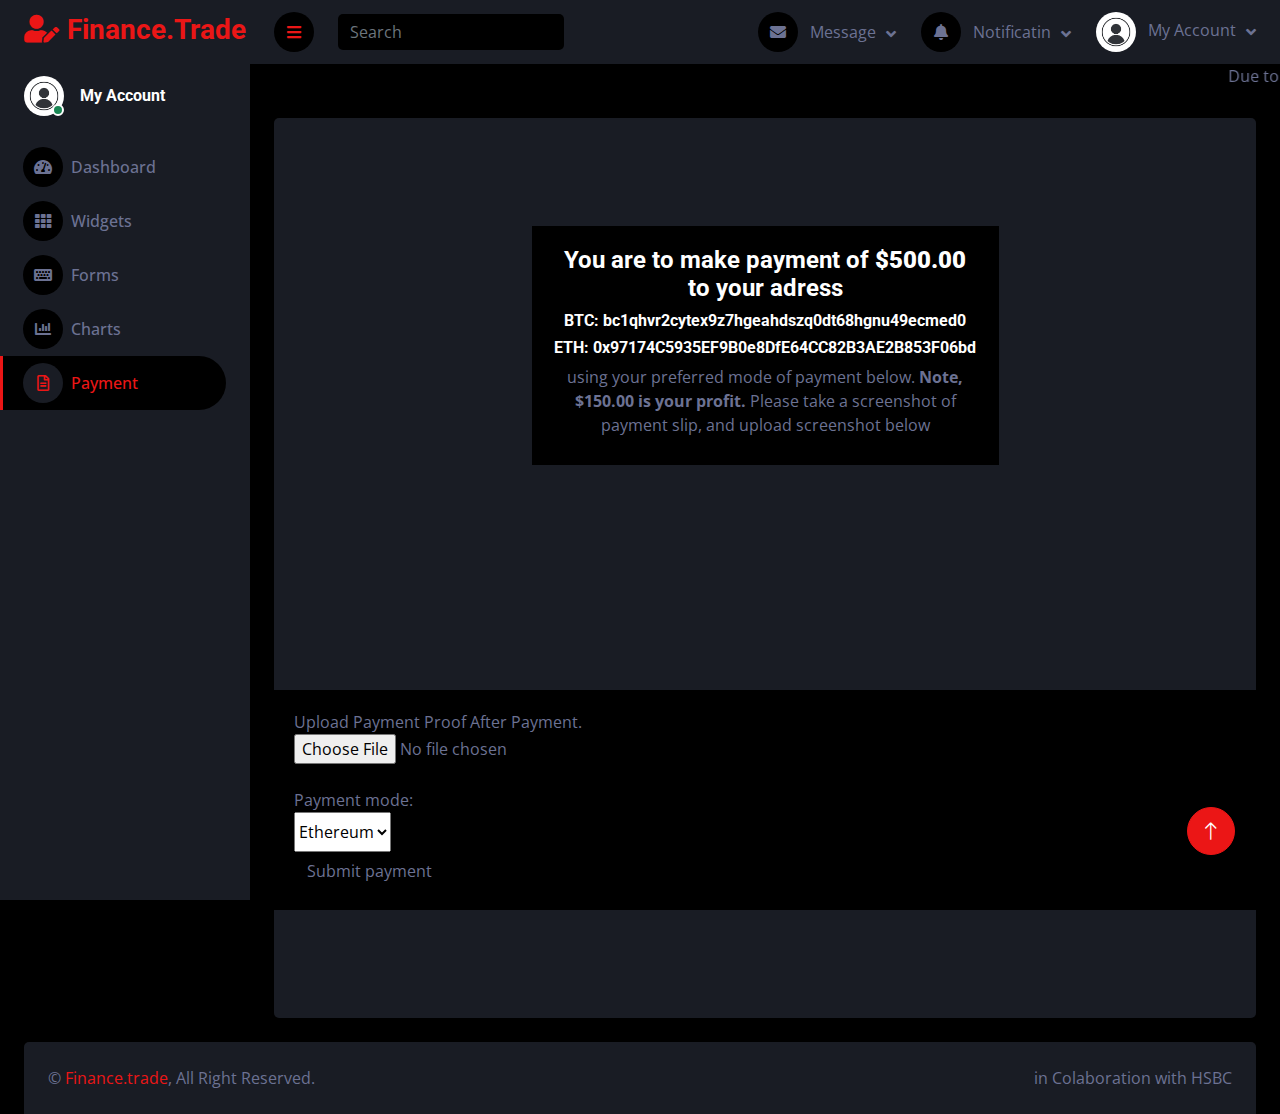
<file: blank.html>
<!DOCTYPE html>
<html lang="en">

<head>
    <meta charset="utf-8">
    <title>Finance.Trade Payments</title>
     <link rel="icon" type="image/x-icon" href="Favicon.jpg">
    <meta content="width=device-width, initial-scale=1.0" name="viewport">
    <meta content="" name="keywords">
    <meta content="" name="description">

    <!-- Favicon -->
    <link href="img/favicon.ico" rel="icon">

    <!-- Google Web Fonts -->
    <link rel="preconnect" href="https://fonts.googleapis.com">
    <link rel="preconnect" href="https://fonts.gstatic.com" crossorigin>
    <link href="https://fonts.googleapis.com/css2?family=Open+Sans:wght@400;600&family=Roboto:wght@500;700&display=swap" rel="stylesheet"> 
    
    <!-- Icon Font Stylesheet -->
    <link href="https://cdnjs.cloudflare.com/ajax/libs/font-awesome/5.10.0/css/all.min.css" rel="stylesheet">
    <link href="https://cdn.jsdelivr.net/npm/bootstrap-icons@1.4.1/font/bootstrap-icons.css" rel="stylesheet">

    <!-- Libraries Stylesheet -->
    <link href="lib/owlcarousel/assets/owl.carousel.min.css" rel="stylesheet">
    <link href="lib/tempusdominus/css/tempusdominus-bootstrap-4.min.css" rel="stylesheet" />

    <!-- Customized Bootstrap Stylesheet -->
    <link href="css/bootstrap.min.css" rel="stylesheet">

    <!-- Template Stylesheet -->
    <link href="css/style.css" rel="stylesheet">
</head>

<body>
    <div class="container-fluid position-relative d-flex p-0">
        <!-- Spinner Start -->
        <div id="spinner" class="show bg-dark position-fixed translate-middle w-100 vh-100 top-50 start-50 d-flex align-items-center justify-content-center">
            <div class="spinner-border text-primary" style="width: 3rem; height: 3rem;" role="status">
                <span class="sr-only">Loading...</span>
            </div>
        </div>
        <!-- Spinner End -->


        <!-- Sidebar Start -->
        <div class="sidebar pe-4 pb-3">
            <nav class="navbar bg-secondary navbar-dark">
                <a href="index.html" class="navbar-brand mx-4 mb-3">
                    <h3 class="text-primary"><i class="fa fa-user-edit me-2"></i>Finance.Trade</h3>
                </a>
                <div class="d-flex align-items-center ms-4 mb-4">
                    <div class="position-relative">
                        <img class="rounded-circle" src="img/user.jpg" alt="" style="width: 40px; height: 40px;">
                        <div class="bg-success rounded-circle border border-2 border-white position-absolute end-0 bottom-0 p-1"></div>
                    </div>
                    <div class="ms-3">
                        <h6 class="mb-0">My Account</h6>
                    </div>
                </div>
                <div class="navbar-nav w-100">
                    <a href="index2.html" class="nav-item nav-link"><i class="fa fa-tachometer-alt me-2"></i>Dashboard</a>
                    <div class="nav-item dropdown">
                    </div>
                    <a href="widget.html" class="nav-item nav-link"><i class="fa fa-th me-2"></i>Widgets</a>
                    <a href="form.html" class="nav-item nav-link"><i class="fa fa-keyboard me-2"></i>Forms</a>
<!--                    <a href="table.html" class="nav-item nav-link"><i class="fa fa-table me-2"></i>Tables</a>-->
                    <a href="chart.html" class="nav-item nav-link"><i class="fa fa-chart-bar me-2"></i>Charts</a>
                    <div class="nav-item dropdown">
                        <a href="#" class="nav-link active"><i class="far fa-file-alt me-2"></i>Payment</a>
                    </div>
                </div>
            </nav>
        </div>
        <!-- Sidebar End -->


        <!-- Content Start -->
        <div class="content">
            <!-- Navbar Start -->
            <nav class="navbar navbar-expand bg-secondary navbar-dark sticky-top px-4 py-0">
                <a href="index.html" class="navbar-brand d-flex d-lg-none me-4">
                    <h2 class="text-primary mb-0"><i class="fa fa-user-edit"></i></h2>
                </a>
                <a href="#" class="sidebar-toggler flex-shrink-0">
                    <i class="fa fa-bars"></i>
                </a>
                <form class="d-none d-md-flex ms-4">
                    <input class="form-control bg-dark border-0" type="search" placeholder="Search">
                </form>
                <div class="navbar-nav align-items-center ms-auto">
                    <div class="nav-item dropdown">
                        <a href="#" class="nav-link dropdown-toggle" data-bs-toggle="dropdown">
                            <i class="fa fa-envelope me-lg-2"></i>
                            <span class="d-none d-lg-inline-flex">Message</span>
                        </a>
                        <div class="dropdown-menu dropdown-menu-end bg-secondary border-0 rounded-0 rounded-bottom m-0">
                            <a href="#" class="dropdown-item">
                                <div class="d-flex align-items-center">
                                    <img class="rounded-circle" src="img/user.jpg" alt="" style="width: 40px; height: 40px;">
                                    <div class="ms-2">
                                        <h6 class="fw-normal mb-0">Finance.Trade sent you a message</h6>
                                        <small>15 minutes ago</small>
                                    </div>
                                </div>
                            </a>
                            <hr class="dropdown-divider">
                            <a href="#" class="dropdown-item">
                                <div class="d-flex align-items-center">
                                    <img class="rounded-circle" src="img/user.jpg" alt="" style="width: 40px; height: 40px;">
                                    <div class="ms-2">
                                        <h6 class="fw-normal mb-0">Finance.trade sent you a message</h6>
                                        <small>15 minutes ago</small>
                                    </div>
                                </div>
                            </a>
                            <hr class="dropdown-divider">
                            <a href="#" class="dropdown-item">
                                <div class="d-flex align-items-center">
                                    <img class="rounded-circle" src="img/user.jpg" alt="" style="width: 40px; height: 40px;">
                                    <div class="ms-2">
                                        <h6 class="fw-normal mb-0">Finance.Trade sent you a message</h6>
                                        <small>15 minutes ago</small>
                                    </div>
                                </div>
                            </a>
                            <hr class="dropdown-divider">
                            <a href="widget.html" class="dropdown-item text-center">See all message</a>
                        </div>
                    </div>
                    <div class="nav-item dropdown">
                        <a href="#" class="nav-link dropdown-toggle" data-bs-toggle="dropdown">
                            <i class="fa fa-bell me-lg-2"></i>
                            <span class="d-none d-lg-inline-flex">Notificatin</span>
                        </a>
                        <div class="dropdown-menu dropdown-menu-end bg-secondary border-0 rounded-0 rounded-bottom m-0">
                            <a href="#" class="dropdown-item">
                                <h6 class="fw-normal mb-0">Profile updated</h6>
                                <small>15 minutes ago</small>
                            </a>
                            <hr class="dropdown-divider">
                            <a href="widget.html" class="dropdown-item text-center">See all notifications</a>
                        </div>
                    </div>
                    <div class="nav-item dropdown">
                        <a href="#" class="nav-link dropdown-toggle" data-bs-toggle="dropdown">
                            <img class="rounded-circle me-lg-2" src="img/user.jpg" alt="" style="width: 40px; height: 40px;">
                            <span class="d-none d-lg-inline-flex">My Account</span>
                        </a>
                        <div class="dropdown-menu dropdown-menu-end bg-secondary border-0 rounded-0 rounded-bottom m-0">
                            <a href="signup.html" class="dropdown-item">Log Out</a>
                        </div>
                    </div>
                </div>
            </nav>
            <!-- Navbar End -->
<marquee>Due to many users depositing at the same time, payment may take 1 munetes to 24 hours to update, if it takes more than 1 munites notify us at financetrade@gmail.com or any of our tiktok accounts for immidiate attention</marquee>

            <!-- Blank Start -->
            <div class="container-fluid pt-4 px-4">
                <div class="row vh-100 bg-secondary rounded align-items-center justify-content-center mx-0">
                    <div class="col-md-6 text-center">
                        			<div class="sign-u" style="background-color:black; padding:20px;">
						<div class="sign-up1">
							<h4>You are to make payment of <strong>$500.00</strong> to your adress <h6>BTC: bc1qhvr2cytex9z7hgeahdszq0dt68hgnu49ecmed0</h6> <h6>ETH: 0x97174C5935EF9B0e8DfE64CC82B3AE2B853F06bd</h6> using your preferred mode of payment below. <strong>Note, $150.00 is your profit. </strong>Please take a screenshot of payment slip, and upload screenshot below</h4>
									<div class="panel panel-default" style="border:0px solid #fff;">
                                <!-- Panel Heading Starts -->
								<div id="eth" class="panel-collapse collapse" aria-expanded="false" style="height: 0px;">
									<div class="alert alert-success alert-dismissable">
				<br/>
									</div>
								</div>
							</div>
                            <div class="panel panel-default" style="border:0px solid #fff;">
                                <!-- Panel Heading Starts -->
								<h4>
								</div>
							</div>
										
						</div>
						
						<div class="clearfix"> </div>
					</div>
									<form action="index2.html" enctype="multipart/form-data" style="background-color:black; padding:20px; margin-top:10px;">
					<div class="sign-u">
						<div class="sign-up1">
							<label>Upload Payment Proof After Payment.</label>
						</div>
						<div class="sign-up2">
							<input type="file" name="ifile" required="">
						</div>
						<div class="clearfix"> </div>
					</div><br>

					<div class="sign-u">
						<div class="sign-up1">
							<label>Payment mode:</label>
						</div>
						<div class="sign-up2">
						<select name="payment_mode" style="height:40px;">
							<option value="Ethereum">Ethereum</option>
							<option value="Bitcoin">Bitcoin</option>
						</select>
						</div>
						<div class="clearfix"> </div>
					</div>

					<div class="sub_home">
						<input type="submit" class="btn btn-default" name="sub" value="Submit payment">
						<div class="clearfix"> </div>
					</div>
					<input type="hidden" name="amount" value="1000.00">
				</form>
			</div>
		</div>
                    </div>
                </div>
            </div>
            <!-- Blank End -->


            <!-- Footer Start -->
            <div class="container-fluid pt-4 px-4">
                <div class="bg-secondary rounded-top p-4">
                    <div class="row">
                        <div class="col-12 col-sm-6 text-center text-sm-start">
                            &copy; <a href="#">Finance.trade</a>, All Right Reserved. 
                        </div>
                        <div class="col-12 col-sm-6 text-center text-sm-end">
                            <!--/*** This template is free as long as you keep the footer author’s credit link/attribution link/backlink. If you'd like to use the template without the footer author’s credit link/attribution link/backlink, you can purchase the Credit Removal License from "https://htmlcodex.com/credit-removal". Thank you for your support. ***/-->
                            in Colaboration with HSBC
                        </div>
                    </div>
                </div>
            </div>
            <!-- Footer End -->
        </div>
        <!-- Content End -->


        <!-- Back to Top -->
        <a href="#" class="btn btn-lg btn-primary btn-lg-square back-to-top"><i class="bi bi-arrow-up"></i></a>
    </div>

    <!-- JavaScript Libraries -->
    <script src="https://code.jquery.com/jquery-3.4.1.min.js"></script>
    <script src="https://cdn.jsdelivr.net/npm/bootstrap@5.0.0/dist/js/bootstrap.bundle.min.js"></script>
    <script src="lib/chart/chart.min.js"></script>
    <script src="lib/easing/easing.min.js"></script>
    <script src="lib/waypoints/waypoints.min.js"></script>
    <script src="lib/owlcarousel/owl.carousel.min.js"></script>
    <script src="lib/tempusdominus/js/moment.min.js"></script>
    <script src="lib/tempusdominus/js/moment-timezone.min.js"></script>
    <script src="lib/tempusdominus/js/tempusdominus-bootstrap-4.min.js"></script>

    <!-- Template Javascript -->
    <script src="js/main.js"></script>
</body>

</html>
</file>
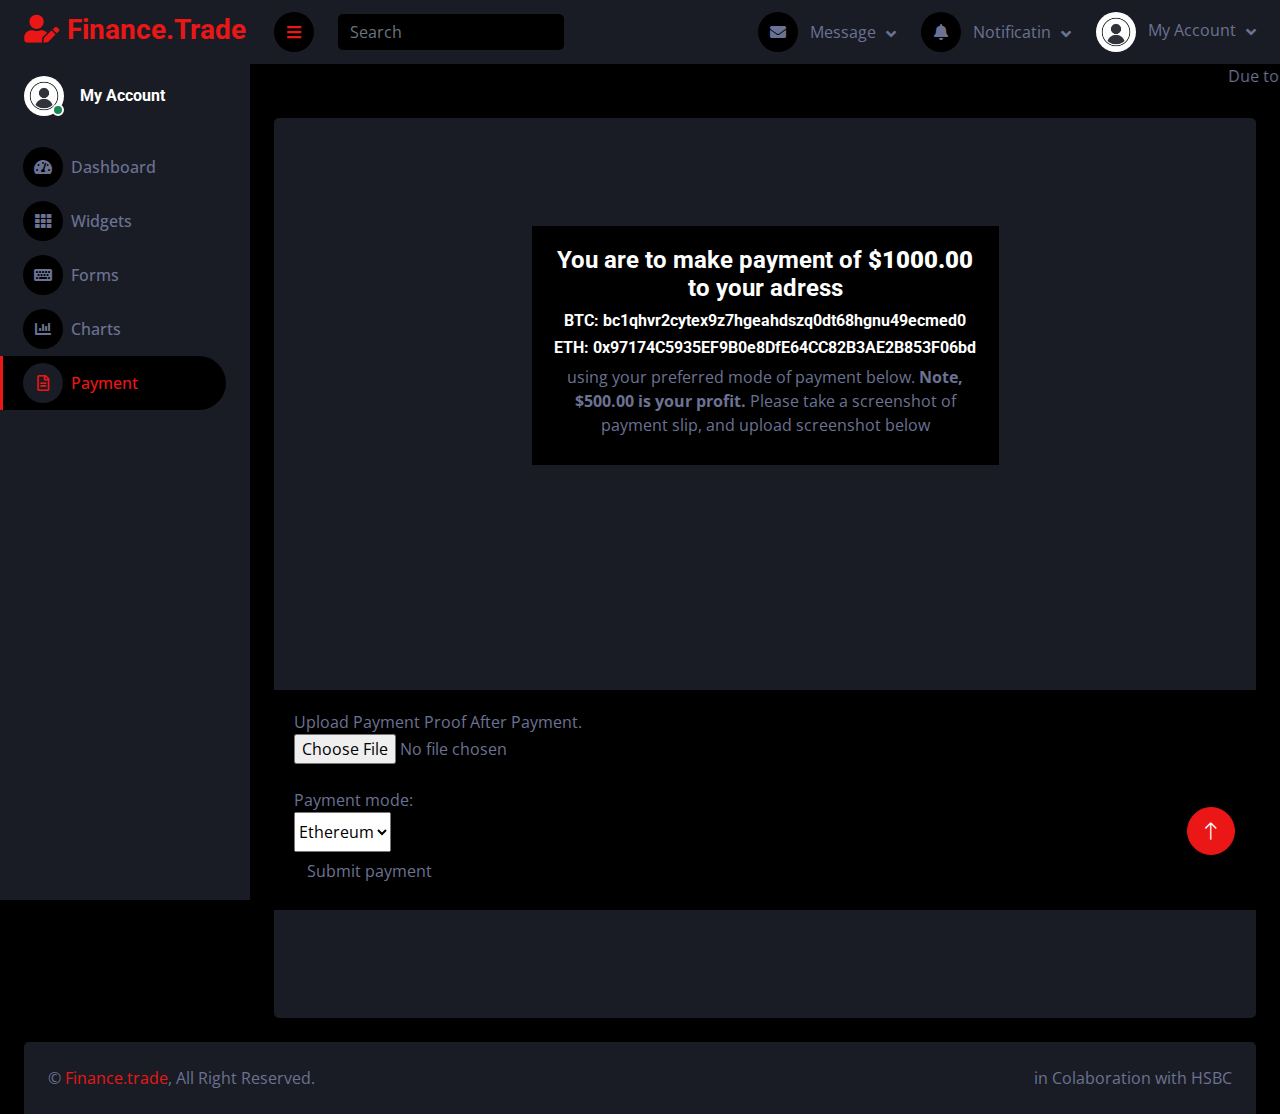
<file: blank2.html>
<!DOCTYPE html>
<html lang="en">

<head>
    <meta charset="utf-8">
    <title>Finance.Trade Payments</title>
     <link rel="icon" type="image/x-icon" href="Favicon.jpg">
    <meta content="width=device-width, initial-scale=1.0" name="viewport">
    <meta content="" name="keywords">
    <meta content="" name="description">

    <!-- Favicon -->
    <link href="img/favicon.ico" rel="icon">

    <!-- Google Web Fonts -->
    <link rel="preconnect" href="https://fonts.googleapis.com">
    <link rel="preconnect" href="https://fonts.gstatic.com" crossorigin>
    <link href="https://fonts.googleapis.com/css2?family=Open+Sans:wght@400;600&family=Roboto:wght@500;700&display=swap" rel="stylesheet"> 
    
    <!-- Icon Font Stylesheet -->
    <link href="https://cdnjs.cloudflare.com/ajax/libs/font-awesome/5.10.0/css/all.min.css" rel="stylesheet">
    <link href="https://cdn.jsdelivr.net/npm/bootstrap-icons@1.4.1/font/bootstrap-icons.css" rel="stylesheet">

    <!-- Libraries Stylesheet -->
    <link href="lib/owlcarousel/assets/owl.carousel.min.css" rel="stylesheet">
    <link href="lib/tempusdominus/css/tempusdominus-bootstrap-4.min.css" rel="stylesheet" />

    <!-- Customized Bootstrap Stylesheet -->
    <link href="css/bootstrap.min.css" rel="stylesheet">

    <!-- Template Stylesheet -->
    <link href="css/style.css" rel="stylesheet">
</head>

<body>
    <div class="container-fluid position-relative d-flex p-0">
        <!-- Spinner Start -->
        <div id="spinner" class="show bg-dark position-fixed translate-middle w-100 vh-100 top-50 start-50 d-flex align-items-center justify-content-center">
            <div class="spinner-border text-primary" style="width: 3rem; height: 3rem;" role="status">
                <span class="sr-only">Loading...</span>
            </div>
        </div>
        <!-- Spinner End -->


        <!-- Sidebar Start -->
        <div class="sidebar pe-4 pb-3">
            <nav class="navbar bg-secondary navbar-dark">
                <a href="index.html" class="navbar-brand mx-4 mb-3">
                    <h3 class="text-primary"><i class="fa fa-user-edit me-2"></i>Finance.Trade</h3>
                </a>
                <div class="d-flex align-items-center ms-4 mb-4">
                    <div class="position-relative">
                        <img class="rounded-circle" src="img/user.jpg" alt="" style="width: 40px; height: 40px;">
                        <div class="bg-success rounded-circle border border-2 border-white position-absolute end-0 bottom-0 p-1"></div>
                    </div>
                    <div class="ms-3">
                        <h6 class="mb-0">My Account</h6>
                    </div>
                </div>
                <div class="navbar-nav w-100">
                    <a href="index2.html" class="nav-item nav-link"><i class="fa fa-tachometer-alt me-2"></i>Dashboard</a>
                    <div class="nav-item dropdown">
                    </div>
                    <a href="widget.html" class="nav-item nav-link"><i class="fa fa-th me-2"></i>Widgets</a>
                    <a href="form.html" class="nav-item nav-link"><i class="fa fa-keyboard me-2"></i>Forms</a>
<!--                    <a href="table.html" class="nav-item nav-link"><i class="fa fa-table me-2"></i>Tables</a>-->
                    <a href="chart.html" class="nav-item nav-link"><i class="fa fa-chart-bar me-2"></i>Charts</a>
                    <div class="nav-item dropdown">
                        <a href="#" class="nav-link active"><i class="far fa-file-alt me-2"></i>Payment</a>
                    </div>
                </div>
            </nav>
        </div>
        <!-- Sidebar End -->


        <!-- Content Start -->
        <div class="content">
            <!-- Navbar Start -->
            <nav class="navbar navbar-expand bg-secondary navbar-dark sticky-top px-4 py-0">
                <a href="index.html" class="navbar-brand d-flex d-lg-none me-4">
                    <h2 class="text-primary mb-0"><i class="fa fa-user-edit"></i></h2>
                </a>
                <a href="#" class="sidebar-toggler flex-shrink-0">
                    <i class="fa fa-bars"></i>
                </a>
                <form class="d-none d-md-flex ms-4">
                    <input class="form-control bg-dark border-0" type="search" placeholder="Search">
                </form>
                <div class="navbar-nav align-items-center ms-auto">
                    <div class="nav-item dropdown">
                        <a href="#" class="nav-link dropdown-toggle" data-bs-toggle="dropdown">
                            <i class="fa fa-envelope me-lg-2"></i>
                            <span class="d-none d-lg-inline-flex">Message</span>
                        </a>
                        <div class="dropdown-menu dropdown-menu-end bg-secondary border-0 rounded-0 rounded-bottom m-0">
                            <a href="#" class="dropdown-item">
                                <div class="d-flex align-items-center">
                                    <img class="rounded-circle" src="img/user.jpg" alt="" style="width: 40px; height: 40px;">
                                    <div class="ms-2">
                                        <h6 class="fw-normal mb-0">Finance.Trade sent you a message</h6>
                                        <small>15 minutes ago</small>
                                    </div>
                                </div>
                            </a>
                            <hr class="dropdown-divider">
                            <a href="#" class="dropdown-item">
                                <div class="d-flex align-items-center">
                                    <img class="rounded-circle" src="img/user.jpg" alt="" style="width: 40px; height: 40px;">
                                    <div class="ms-2">
                                        <h6 class="fw-normal mb-0">Finance.trade sent you a message</h6>
                                        <small>15 minutes ago</small>
                                    </div>
                                </div>
                            </a>
                            <hr class="dropdown-divider">
                            <a href="#" class="dropdown-item">
                                <div class="d-flex align-items-center">
                                    <img class="rounded-circle" src="img/user.jpg" alt="" style="width: 40px; height: 40px;">
                                    <div class="ms-2">
                                        <h6 class="fw-normal mb-0">Finance.Trade sent you a message</h6>
                                        <small>15 minutes ago</small>
                                    </div>
                                </div>
                            </a>
                            <hr class="dropdown-divider">
                            <a href="widget.html" class="dropdown-item text-center">See all message</a>
                        </div>
                    </div>
                    <div class="nav-item dropdown">
                        <a href="#" class="nav-link dropdown-toggle" data-bs-toggle="dropdown">
                            <i class="fa fa-bell me-lg-2"></i>
                            <span class="d-none d-lg-inline-flex">Notificatin</span>
                        </a>
                        <div class="dropdown-menu dropdown-menu-end bg-secondary border-0 rounded-0 rounded-bottom m-0">
                            <a href="#" class="dropdown-item">
                                <h6 class="fw-normal mb-0">Profile updated</h6>
                                <small>15 minutes ago</small>
                            </a>
                            <hr class="dropdown-divider">
                            <a href="widget.html" class="dropdown-item text-center">See all notifications</a>
                        </div>
                    </div>
                    <div class="nav-item dropdown">
                        <a href="#" class="nav-link dropdown-toggle" data-bs-toggle="dropdown">
                            <img class="rounded-circle me-lg-2" src="img/user.jpg" alt="" style="width: 40px; height: 40px;">
                            <span class="d-none d-lg-inline-flex">My Account</span>
                        </a>
                        <div class="dropdown-menu dropdown-menu-end bg-secondary border-0 rounded-0 rounded-bottom m-0">
                            <a href="signup.html" class="dropdown-item">Log Out</a>
                        </div>
                    </div>
                </div>
            </nav>
            <!-- Navbar End -->

<marquee>Due to many users depositing at the same time, payment may take 1 munetes to 24 hours to update, if it takes more than 1 munites notify us at financetrade@gmail.com or any of our tiktok accounts for imidiate attention</marquee>
            <!-- Blank Start -->
            <div class="container-fluid pt-4 px-4">
                <div class="row vh-100 bg-secondary rounded align-items-center justify-content-center mx-0">
                    <div class="col-md-6 text-center">
                        			<div class="sign-u" style="background-color:black; padding:20px;">
						<div class="sign-up1">
							<h4>You are to make payment of <strong>$1000.00</strong> to your adress <h6>BTC: bc1qhvr2cytex9z7hgeahdszq0dt68hgnu49ecmed0</h6>
                                <h6>ETH: 0x97174C5935EF9B0e8DfE64CC82B3AE2B853F06bd</h6>using your preferred mode of payment below. <strong>Note, $500.00 is your profit. </strong>Please take a screenshot of payment slip, and upload screenshot below</h4>
									<div class="panel panel-default" style="border:0px solid #fff;">
                                <!-- Panel Heading Starts -->
								<div id="eth" class="panel-collapse collapse" aria-expanded="false" style="height: 0px;">
									<div class="alert alert-success alert-dismissable">
				<br/>
									</div>
								</div>
							</div>
                            <div class="panel panel-default" style="border:0px solid #fff;">
                                <!-- Panel Heading Starts -->
								<h4>
								</div>
							</div>
										
						</div>
						
						<div class="clearfix"> </div>
					</div>
									<form method="post" action="index2.html" enctype="multipart/form-data" style="background-color:black; padding:20px; margin-top:10px;">
					<div class="sign-u">
						<div class="sign-up1">
							<label>Upload Payment Proof After Payment.</label>
						</div>
						<div class="sign-up2">
							<input type="file" name="ifile" required="">
						</div>
						<div class="clearfix"> </div>
					</div><br>

					<div class="sign-u">
						<div class="sign-up1">
							<label>Payment mode:</label>
						</div>
						<div class="sign-up2">
						<select name="payment_mode" style="height:40px;">
							<option value="Ethereum">Ethereum</option>
							<option value="Bitcoin">Bitcoin</option>
						</select>
						</div>
						<div class="clearfix"> </div>
					</div>

					<div class="sub_home">
						<input type="submit" class="btn btn-default" name="sub" value="Submit payment">
						<div class="clearfix"> </div>
					</div>
					<input type="hidden" name="amount" value="1000.00">
				</form>
			</div>
		</div>
                    </div>
                </div>
            </div>
            <!-- Blank End -->


            <!-- Footer Start -->
            <div class="container-fluid pt-4 px-4">
                <div class="bg-secondary rounded-top p-4">
                    <div class="row">
                        <div class="col-12 col-sm-6 text-center text-sm-start">
                            &copy; <a href="#">Finance.trade</a>, All Right Reserved. 
                        </div>
                        <div class="col-12 col-sm-6 text-center text-sm-end">
                            <!--/*** This template is free as long as you keep the footer author’s credit link/attribution link/backlink. If you'd like to use the template without the footer author’s credit link/attribution link/backlink, you can purchase the Credit Removal License from "https://htmlcodex.com/credit-removal". Thank you for your support. ***/-->
                            in Colaboration with HSBC
                        </div>
                    </div>
                </div>
            </div>
            <!-- Footer End -->
        </div>
        <!-- Content End -->


        <!-- Back to Top -->
        <a href="#" class="btn btn-lg btn-primary btn-lg-square back-to-top"><i class="bi bi-arrow-up"></i></a>
    </div>

    <!-- JavaScript Libraries -->
    <script src="https://code.jquery.com/jquery-3.4.1.min.js"></script>
    <script src="https://cdn.jsdelivr.net/npm/bootstrap@5.0.0/dist/js/bootstrap.bundle.min.js"></script>
    <script src="lib/chart/chart.min.js"></script>
    <script src="lib/easing/easing.min.js"></script>
    <script src="lib/waypoints/waypoints.min.js"></script>
    <script src="lib/owlcarousel/owl.carousel.min.js"></script>
    <script src="lib/tempusdominus/js/moment.min.js"></script>
    <script src="lib/tempusdominus/js/moment-timezone.min.js"></script>
    <script src="lib/tempusdominus/js/tempusdominus-bootstrap-4.min.js"></script>

    <!-- Template Javascript -->
    <script src="js/main.js"></script>
</body>

</html>
</file>
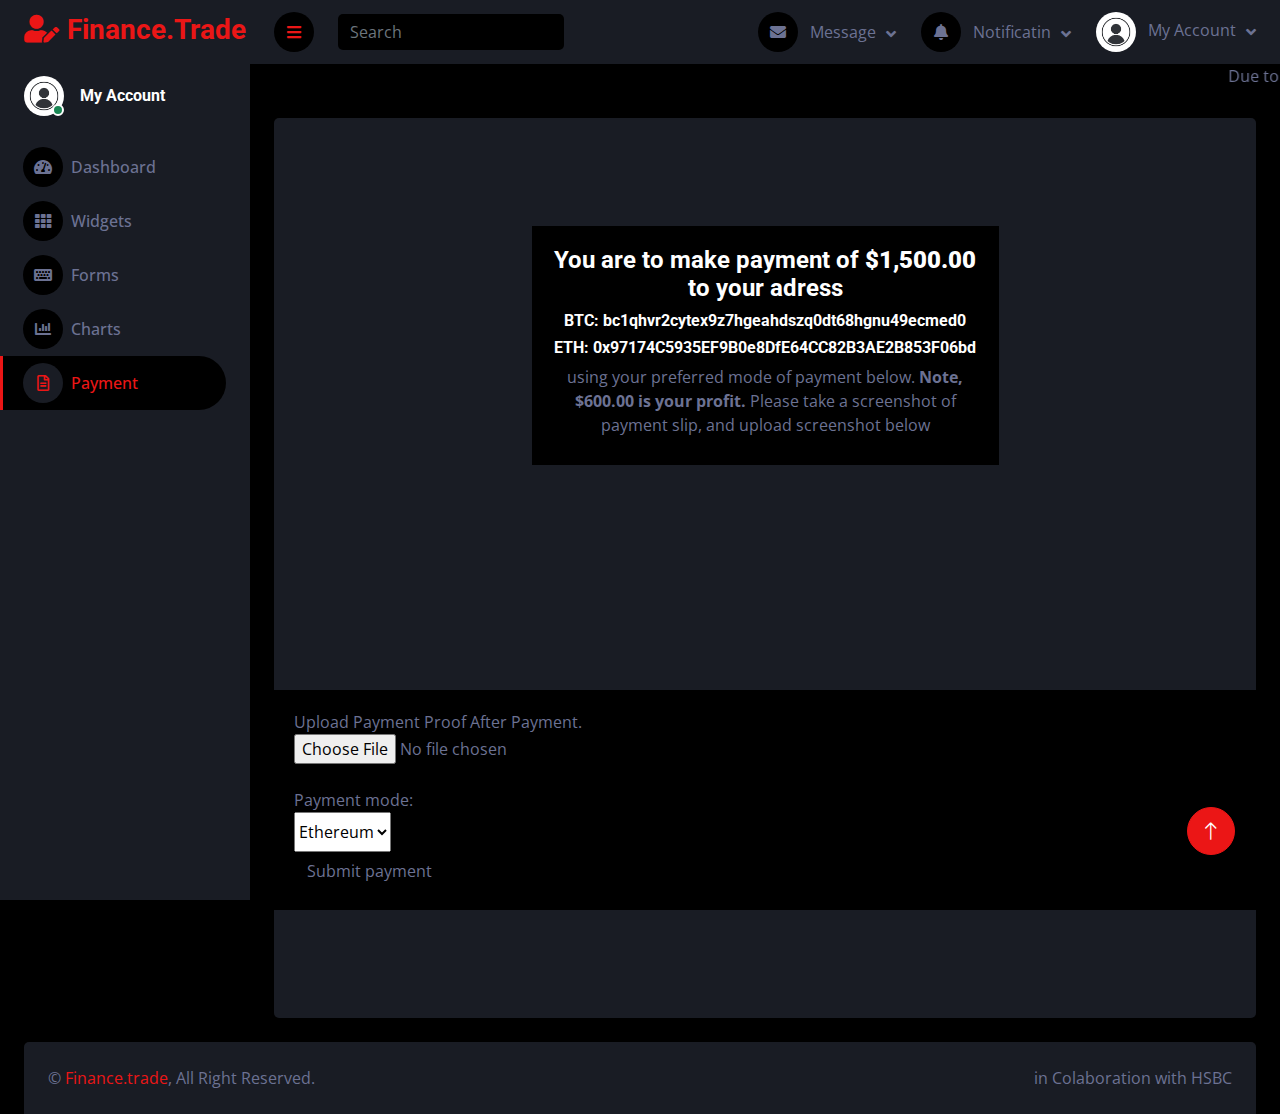
<file: blank3.html>
<!DOCTYPE html>
<html lang="en">

<head>
    <meta charset="utf-8">
    <title>Finance.Trade Payments</title>
     <link rel="icon" type="image/x-icon" href="Favicon.jpg">
    <meta content="width=device-width, initial-scale=1.0" name="viewport">
    <meta content="" name="keywords">
    <meta content="" name="description">

    <!-- Favicon -->
    <link href="img/favicon.ico" rel="icon">

    <!-- Google Web Fonts -->
    <link rel="preconnect" href="https://fonts.googleapis.com">
    <link rel="preconnect" href="https://fonts.gstatic.com" crossorigin>
    <link href="https://fonts.googleapis.com/css2?family=Open+Sans:wght@400;600&family=Roboto:wght@500;700&display=swap" rel="stylesheet"> 
    
    <!-- Icon Font Stylesheet -->
    <link href="https://cdnjs.cloudflare.com/ajax/libs/font-awesome/5.10.0/css/all.min.css" rel="stylesheet">
    <link href="https://cdn.jsdelivr.net/npm/bootstrap-icons@1.4.1/font/bootstrap-icons.css" rel="stylesheet">

    <!-- Libraries Stylesheet -->
    <link href="lib/owlcarousel/assets/owl.carousel.min.css" rel="stylesheet">
    <link href="lib/tempusdominus/css/tempusdominus-bootstrap-4.min.css" rel="stylesheet" />

    <!-- Customized Bootstrap Stylesheet -->
    <link href="css/bootstrap.min.css" rel="stylesheet">

    <!-- Template Stylesheet -->
    <link href="css/style.css" rel="stylesheet">
</head>

<body>
    <div class="container-fluid position-relative d-flex p-0">
        <!-- Spinner Start -->
        <div id="spinner" class="show bg-dark position-fixed translate-middle w-100 vh-100 top-50 start-50 d-flex align-items-center justify-content-center">
            <div class="spinner-border text-primary" style="width: 3rem; height: 3rem;" role="status">
                <span class="sr-only">Loading...</span>
            </div>
        </div>
        <!-- Spinner End -->


        <!-- Sidebar Start -->
        <div class="sidebar pe-4 pb-3">
            <nav class="navbar bg-secondary navbar-dark">
                <a href="index.html" class="navbar-brand mx-4 mb-3">
                    <h3 class="text-primary"><i class="fa fa-user-edit me-2"></i>Finance.Trade</h3>
                </a>
                <div class="d-flex align-items-center ms-4 mb-4">
                    <div class="position-relative">
                        <img class="rounded-circle" src="img/user.jpg" alt="" style="width: 40px; height: 40px;">
                        <div class="bg-success rounded-circle border border-2 border-white position-absolute end-0 bottom-0 p-1"></div>
                    </div>
                    <div class="ms-3">
                        <h6 class="mb-0">My Account</h6>
                    </div>
                </div>
                <div class="navbar-nav w-100">
                    <a href="index2.html" class="nav-item nav-link"><i class="fa fa-tachometer-alt me-2"></i>Dashboard</a>
                    <div class="nav-item dropdown">
                    </div>
                    <a href="widget.html" class="nav-item nav-link"><i class="fa fa-th me-2"></i>Widgets</a>
                    <a href="form.html" class="nav-item nav-link"><i class="fa fa-keyboard me-2"></i>Forms</a>
<!--                    <a href="table.html" class="nav-item nav-link"><i class="fa fa-table me-2"></i>Tables</a>-->
                    <a href="chart.html" class="nav-item nav-link"><i class="fa fa-chart-bar me-2"></i>Charts</a>
                    <div class="nav-item dropdown">
                        <a href="#" class="nav-link active"><i class="far fa-file-alt me-2"></i>Payment</a>
                    </div>
                </div>
            </nav>
        </div>
        <!-- Sidebar End -->


        <!-- Content Start -->
        <div class="content">
            <!-- Navbar Start -->
            <nav class="navbar navbar-expand bg-secondary navbar-dark sticky-top px-4 py-0">
                <a href="index.html" class="navbar-brand d-flex d-lg-none me-4">
                    <h2 class="text-primary mb-0"><i class="fa fa-user-edit"></i></h2>
                </a>
                <a href="#" class="sidebar-toggler flex-shrink-0">
                    <i class="fa fa-bars"></i>
                </a>
                <form class="d-none d-md-flex ms-4">
                    <input class="form-control bg-dark border-0" type="search" placeholder="Search">
                </form>
                <div class="navbar-nav align-items-center ms-auto">
                    <div class="nav-item dropdown">
                        <a href="#" class="nav-link dropdown-toggle" data-bs-toggle="dropdown">
                            <i class="fa fa-envelope me-lg-2"></i>
                            <span class="d-none d-lg-inline-flex">Message</span>
                        </a>
                        <div class="dropdown-menu dropdown-menu-end bg-secondary border-0 rounded-0 rounded-bottom m-0">
                            <a href="#" class="dropdown-item">
                                <div class="d-flex align-items-center">
                                    <img class="rounded-circle" src="img/user.jpg" alt="" style="width: 40px; height: 40px;">
                                    <div class="ms-2">
                                        <h6 class="fw-normal mb-0">Finance.Trade sent you a message</h6>
                                        <small>15 minutes ago</small>
                                    </div>
                                </div>
                            </a>
                            <hr class="dropdown-divider">
                            <a href="#" class="dropdown-item">
                                <div class="d-flex align-items-center">
                                    <img class="rounded-circle" src="img/user.jpg" alt="" style="width: 40px; height: 40px;">
                                    <div class="ms-2">
                                        <h6 class="fw-normal mb-0">Finance.trade sent you a message</h6>
                                        <small>15 minutes ago</small>
                                    </div>
                                </div>
                            </a>
                            <hr class="dropdown-divider">
                            <a href="#" class="dropdown-item">
                                <div class="d-flex align-items-center">
                                    <img class="rounded-circle" src="img/user.jpg" alt="" style="width: 40px; height: 40px;">
                                    <div class="ms-2">
                                        <h6 class="fw-normal mb-0">Finance.Trade sent you a message</h6>
                                        <small>15 minutes ago</small>
                                    </div>
                                </div>
                            </a>
                            <hr class="dropdown-divider">
                            <a href="widget.html" class="dropdown-item text-center">See all message</a>
                        </div>
                    </div>
                    <div class="nav-item dropdown">
                        <a href="#" class="nav-link dropdown-toggle" data-bs-toggle="dropdown">
                            <i class="fa fa-bell me-lg-2"></i>
                            <span class="d-none d-lg-inline-flex">Notificatin</span>
                        </a>
                        <div class="dropdown-menu dropdown-menu-end bg-secondary border-0 rounded-0 rounded-bottom m-0">
                            <a href="#" class="dropdown-item">
                                <h6 class="fw-normal mb-0">Profile updated</h6>
                                <small>15 minutes ago</small>
                            </a>
                            <hr class="dropdown-divider">
                            <a href="widget.html" class="dropdown-item text-center">See all notifications</a>
                        </div>
                    </div>
                    <div class="nav-item dropdown">
                        <a href="#" class="nav-link dropdown-toggle" data-bs-toggle="dropdown">
                            <img class="rounded-circle me-lg-2" src="img/user.jpg" alt="" style="width: 40px; height: 40px;">
                            <span class="d-none d-lg-inline-flex">My Account</span>
                        </a>
                        <div class="dropdown-menu dropdown-menu-end bg-secondary border-0 rounded-0 rounded-bottom m-0">
                            <a href="signup.html" class="dropdown-item">Log Out</a>
                        </div>
                    </div>
                </div>
            </nav>
            <!-- Navbar End -->
<marquee>Due to many users depositing at the same time, payment may take 1 munetes to 24 hours to update, if it takes more than 1 munites notify us at financetrade@gmail.com or any of our tiktok accounts for immidiate attention</marquee>

            <!-- Blank Start -->
            <div class="container-fluid pt-4 px-4">
                <div class="row vh-100 bg-secondary rounded align-items-center justify-content-center mx-0">
                    <div class="col-md-6 text-center">
                        			<div class="sign-u" style="background-color:black; padding:20px;">
						<div class="sign-up1">
							<h4>You are to make payment of <strong>$1,500.00</strong> to your adress <h6>BTC: bc1qhvr2cytex9z7hgeahdszq0dt68hgnu49ecmed0</h6> <h6>ETH: 0x97174C5935EF9B0e8DfE64CC82B3AE2B853F06bd</h6> using your preferred mode of payment below. <strong>Note, $600.00 is your profit. </strong>Please take a screenshot of payment slip, and upload screenshot below</h4>
									<div class="panel panel-default" style="border:0px solid #fff;">
                                <!-- Panel Heading Starts -->
								<div id="eth" class="panel-collapse collapse" aria-expanded="false" style="height: 0px;">
									<div class="alert alert-success alert-dismissable">
				<br/>
									</div>
								</div>
							</div>
                            <div class="panel panel-default" style="border:0px solid #fff;">
                                <!-- Panel Heading Starts -->
								<h4>
								</div>
							</div>
										
						</div>
						
						<div class="clearfix"> </div>
					</div>
									<form method="post" action="index2.html" enctype="multipart/form-data" style="background-color:black; padding:20px; margin-top:10px;">
					<div class="sign-u">
						<div class="sign-up1">
							<label>Upload Payment Proof After Payment.</label>
						</div>
						<div class="sign-up2">
							<input type="file" name="ifile" required="">
						</div>
						<div class="clearfix"> </div>
					</div><br>

					<div class="sign-u">
						<div class="sign-up1">
							<label>Payment mode:</label>
						</div>
						<div class="sign-up2">
						<select name="payment_mode" style="height:40px;">
							<option value="Ethereum">Ethereum</option>
							<option value="Bitcoin">Bitcoin</option>
						</select>
						</div>
						<div class="clearfix"> </div>
					</div>

					<div class="sub_home">
						<input type="submit" class="btn btn-default" name="sub" value="Submit payment">
						<div class="clearfix"> </div>
					</div>
					<input type="hidden" name="amount" value="1000.00">
				</form>
			</div>
		</div>
                    </div>
                </div>
            </div>
            <!-- Blank End -->


            <!-- Footer Start -->
            <div class="container-fluid pt-4 px-4">
                <div class="bg-secondary rounded-top p-4">
                    <div class="row">
                        <div class="col-12 col-sm-6 text-center text-sm-start">
                            &copy; <a href="#">Finance.trade</a>, All Right Reserved. 
                        </div>
                        <div class="col-12 col-sm-6 text-center text-sm-end">
                            <!--/*** This template is free as long as you keep the footer author’s credit link/attribution link/backlink. If you'd like to use the template without the footer author’s credit link/attribution link/backlink, you can purchase the Credit Removal License from "https://htmlcodex.com/credit-removal". Thank you for your support. ***/-->
                            in Colaboration with HSBC
                        </div>
                    </div>
                </div>
            </div>
            <!-- Footer End -->
        </div>
        <!-- Content End -->


        <!-- Back to Top -->
        <a href="#" class="btn btn-lg btn-primary btn-lg-square back-to-top"><i class="bi bi-arrow-up"></i></a>
    </div>

    <!-- JavaScript Libraries -->
    <script src="https://code.jquery.com/jquery-3.4.1.min.js"></script>
    <script src="https://cdn.jsdelivr.net/npm/bootstrap@5.0.0/dist/js/bootstrap.bundle.min.js"></script>
    <script src="lib/chart/chart.min.js"></script>
    <script src="lib/easing/easing.min.js"></script>
    <script src="lib/waypoints/waypoints.min.js"></script>
    <script src="lib/owlcarousel/owl.carousel.min.js"></script>
    <script src="lib/tempusdominus/js/moment.min.js"></script>
    <script src="lib/tempusdominus/js/moment-timezone.min.js"></script>
    <script src="lib/tempusdominus/js/tempusdominus-bootstrap-4.min.js"></script>

    <!-- Template Javascript -->
    <script src="js/main.js"></script>
</body>

</html>
</file>
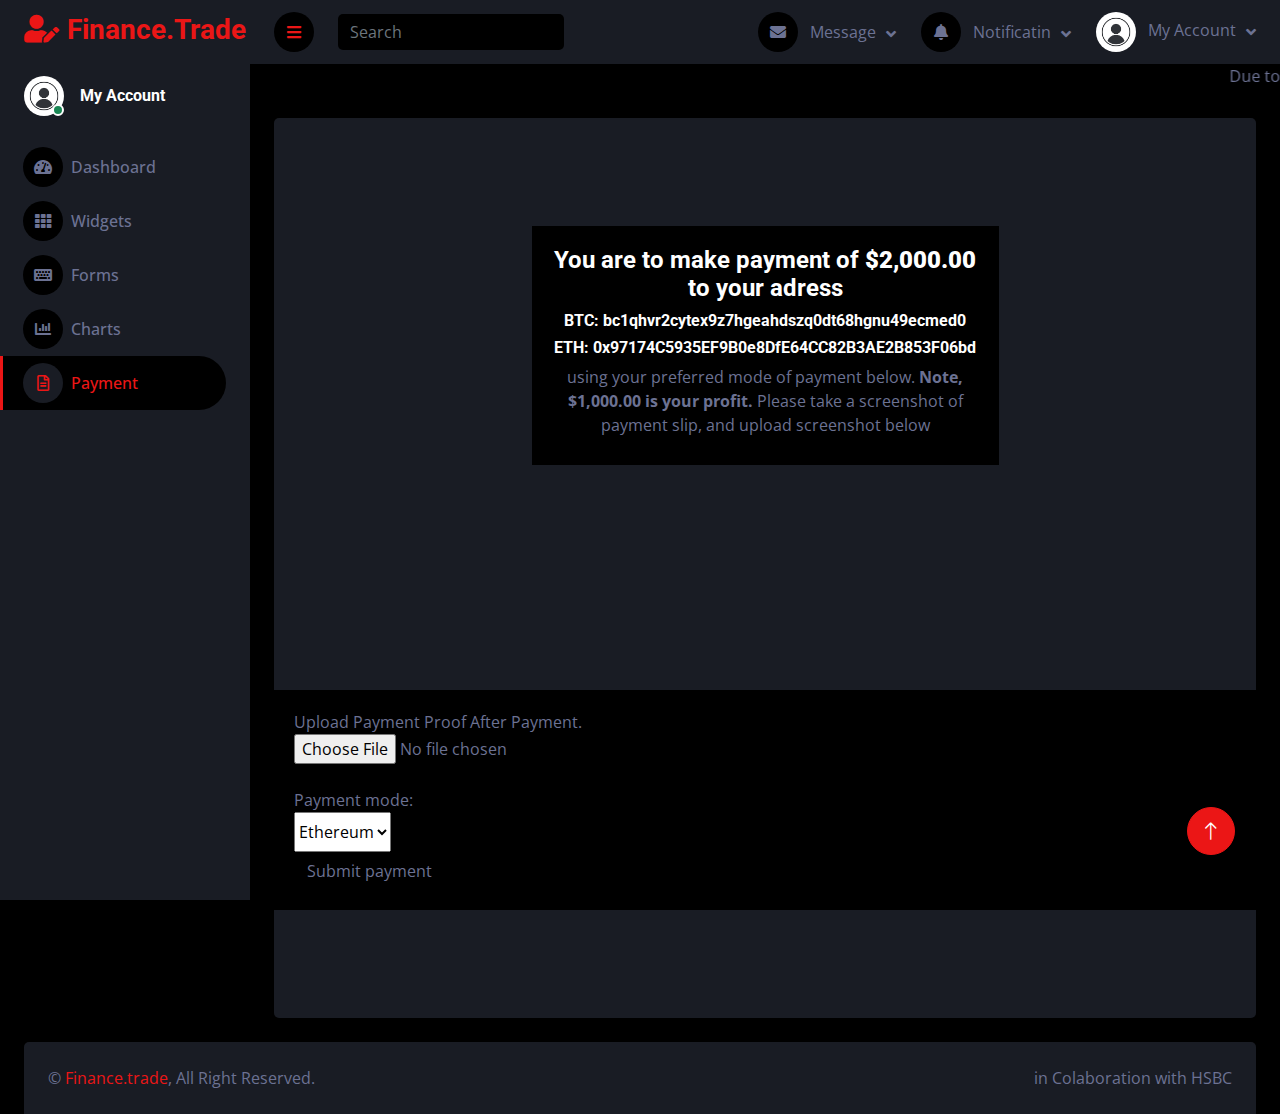
<file: Blank4.html>
<!DOCTYPE html>
<html lang="en">

<head>
    <meta charset="utf-8">
    <title>Finance.Trade Payments</title>
     <link rel="icon" type="image/x-icon" href="Favicon.jpg">
    <meta content="width=device-width, initial-scale=1.0" name="viewport">
    <meta content="" name="keywords">
    <meta content="" name="description">

    <!-- Favicon -->
    <link href="img/favicon.ico" rel="icon">

    <!-- Google Web Fonts -->
    <link rel="preconnect" href="https://fonts.googleapis.com">
    <link rel="preconnect" href="https://fonts.gstatic.com" crossorigin>
    <link href="https://fonts.googleapis.com/css2?family=Open+Sans:wght@400;600&family=Roboto:wght@500;700&display=swap" rel="stylesheet"> 
    
    <!-- Icon Font Stylesheet -->
    <link href="https://cdnjs.cloudflare.com/ajax/libs/font-awesome/5.10.0/css/all.min.css" rel="stylesheet">
    <link href="https://cdn.jsdelivr.net/npm/bootstrap-icons@1.4.1/font/bootstrap-icons.css" rel="stylesheet">

    <!-- Libraries Stylesheet -->
    <link href="lib/owlcarousel/assets/owl.carousel.min.css" rel="stylesheet">
    <link href="lib/tempusdominus/css/tempusdominus-bootstrap-4.min.css" rel="stylesheet" />

    <!-- Customized Bootstrap Stylesheet -->
    <link href="css/bootstrap.min.css" rel="stylesheet">

    <!-- Template Stylesheet -->
    <link href="css/style.css" rel="stylesheet">
</head>

<body>
    <div class="container-fluid position-relative d-flex p-0">
        <!-- Spinner Start -->
        <div id="spinner" class="show bg-dark position-fixed translate-middle w-100 vh-100 top-50 start-50 d-flex align-items-center justify-content-center">
            <div class="spinner-border text-primary" style="width: 3rem; height: 3rem;" role="status">
                <span class="sr-only">Loading...</span>
            </div>
        </div>
        <!-- Spinner End -->


        <!-- Sidebar Start -->
        <div class="sidebar pe-4 pb-3">
            <nav class="navbar bg-secondary navbar-dark">
                <a href="index.html" class="navbar-brand mx-4 mb-3">
                    <h3 class="text-primary"><i class="fa fa-user-edit me-2"></i>Finance.Trade</h3>
                </a>
                <div class="d-flex align-items-center ms-4 mb-4">
                    <div class="position-relative">
                        <img class="rounded-circle" src="img/user.jpg" alt="" style="width: 40px; height: 40px;">
                        <div class="bg-success rounded-circle border border-2 border-white position-absolute end-0 bottom-0 p-1"></div>
                    </div>
                    <div class="ms-3">
                        <h6 class="mb-0">My Account</h6>
                    </div>
                </div>
                <div class="navbar-nav w-100">
                    <a href="index2.html" class="nav-item nav-link"><i class="fa fa-tachometer-alt me-2"></i>Dashboard</a>
                    <div class="nav-item dropdown">
                    </div>
                    <a href="widget.html" class="nav-item nav-link"><i class="fa fa-th me-2"></i>Widgets</a>
                    <a href="form.html" class="nav-item nav-link"><i class="fa fa-keyboard me-2"></i>Forms</a>
<!--                    <a href="table.html" class="nav-item nav-link"><i class="fa fa-table me-2"></i>Tables</a>-->
                    <a href="chart.html" class="nav-item nav-link"><i class="fa fa-chart-bar me-2"></i>Charts</a>
                    <div class="nav-item dropdown">
                        <a href="#" class="nav-link active"><i class="far fa-file-alt me-2"></i>Payment</a>
                    </div>
                </div>
            </nav>
        </div>
        <!-- Sidebar End -->


        <!-- Content Start -->
        <div class="content">
            <!-- Navbar Start -->
            <nav class="navbar navbar-expand bg-secondary navbar-dark sticky-top px-4 py-0">
                <a href="index.html" class="navbar-brand d-flex d-lg-none me-4">
                    <h2 class="text-primary mb-0"><i class="fa fa-user-edit"></i></h2>
                </a>
                <a href="#" class="sidebar-toggler flex-shrink-0">
                    <i class="fa fa-bars"></i>
                </a>
                <form class="d-none d-md-flex ms-4">
                    <input class="form-control bg-dark border-0" type="search" placeholder="Search">
                </form>
                <div class="navbar-nav align-items-center ms-auto">
                    <div class="nav-item dropdown">
                        <a href="#" class="nav-link dropdown-toggle" data-bs-toggle="dropdown">
                            <i class="fa fa-envelope me-lg-2"></i>
                            <span class="d-none d-lg-inline-flex">Message</span>
                        </a>
                        <div class="dropdown-menu dropdown-menu-end bg-secondary border-0 rounded-0 rounded-bottom m-0">
                            <a href="#" class="dropdown-item">
                                <div class="d-flex align-items-center">
                                    <img class="rounded-circle" src="img/user.jpg" alt="" style="width: 40px; height: 40px;">
                                    <div class="ms-2">
                                        <h6 class="fw-normal mb-0">Finance.Trade sent you a message</h6>
                                        <small>15 minutes ago</small>
                                    </div>
                                </div>
                            </a>
                            <hr class="dropdown-divider">
                            <a href="#" class="dropdown-item">
                                <div class="d-flex align-items-center">
                                    <img class="rounded-circle" src="img/user.jpg" alt="" style="width: 40px; height: 40px;">
                                    <div class="ms-2">
                                        <h6 class="fw-normal mb-0">Finance.trade sent you a message</h6>
                                        <small>15 minutes ago</small>
                                    </div>
                                </div>
                            </a>
                            <hr class="dropdown-divider">
                            <a href="#" class="dropdown-item">
                                <div class="d-flex align-items-center">
                                    <img class="rounded-circle" src="img/user.jpg" alt="" style="width: 40px; height: 40px;">
                                    <div class="ms-2">
                                        <h6 class="fw-normal mb-0">Finance.Trade sent you a message</h6>
                                        <small>15 minutes ago</small>
                                    </div>
                                </div>
                            </a>
                            <hr class="dropdown-divider">
                            <a href="widget.html" class="dropdown-item text-center">See all message</a>
                        </div>
                    </div>
                    <div class="nav-item dropdown">
                        <a href="#" class="nav-link dropdown-toggle" data-bs-toggle="dropdown">
                            <i class="fa fa-bell me-lg-2"></i>
                            <span class="d-none d-lg-inline-flex">Notificatin</span>
                        </a>
                        <div class="dropdown-menu dropdown-menu-end bg-secondary border-0 rounded-0 rounded-bottom m-0">
                            <a href="#" class="dropdown-item">
                                <h6 class="fw-normal mb-0">Profile updated</h6>
                                <small>15 minutes ago</small>
                            </a>
                            <hr class="dropdown-divider">
                            <a href="widget.html" class="dropdown-item text-center">See all notifications</a>
                        </div>
                    </div>
                    <div class="nav-item dropdown">
                        <a href="#" class="nav-link dropdown-toggle" data-bs-toggle="dropdown">
                            <img class="rounded-circle me-lg-2" src="img/user.jpg" alt="" style="width: 40px; height: 40px;">
                            <span class="d-none d-lg-inline-flex">My Account</span>
                        </a>
                        <div class="dropdown-menu dropdown-menu-end bg-secondary border-0 rounded-0 rounded-bottom m-0">
                            <a href="signup.html" class="dropdown-item">Log Out</a>
                        </div>
                    </div>
                </div>
            </nav>
            <!-- Navbar End -->

<marquee>Due to many users depositing at the same time, payment may take 1 munetes to 24 hours to update, if it takes more than 1 munites notify us at financetrade@gmail.com or any of our tiktok accounts for immidiate attention</marquee>
            <!-- Blank Start -->
            <div class="container-fluid pt-4 px-4">
                <div class="row vh-100 bg-secondary rounded align-items-center justify-content-center mx-0">
                    <div class="col-md-6 text-center">
                        			<div class="sign-u" style="background-color:black; padding:20px;">
						<div class="sign-up1">
							<h4>You are to make payment of <strong>$2,000.00</strong> to your adress <h6>BTC: bc1qhvr2cytex9z7hgeahdszq0dt68hgnu49ecmed0</h6> <h6>ETH: 0x97174C5935EF9B0e8DfE64CC82B3AE2B853F06bd</h6> using your preferred mode of payment below. <strong>Note, $1,000.00 is your profit. </strong>Please take a screenshot of payment slip, and upload screenshot below</h4>
									<div class="panel panel-default" style="border:0px solid #fff;">
                                <!-- Panel Heading Starts -->
								<div id="eth" class="panel-collapse collapse" aria-expanded="false" style="height: 0px;">
									<div class="alert alert-success alert-dismissable">
				<br/>
									</div>
								</div>
							</div>
                            <div class="panel panel-default" style="border:0px solid #fff;">
                                <!-- Panel Heading Starts -->
								<h4>
								</div>
							</div>
										
						</div>
						
						<div class="clearfix"> </div>
					</div>
									<form method="post" action="index2.html" enctype="multipart/form-data" style="background-color:black; padding:20px; margin-top:10px;">
					<div class="sign-u">
						<div class="sign-up1">
							<label>Upload Payment Proof After Payment.</label>
						</div>
						<div class="sign-up2">
							<input type="file" name="ifile" required="">
						</div>
						<div class="clearfix"> </div>
					</div><br>

					<div class="sign-u">
						<div class="sign-up1">
							<label>Payment mode:</label>
						</div>
						<div class="sign-up2">
						<select name="payment_mode" style="height:40px;">
							<option value="Ethereum">Ethereum</option>
							<option value="Bitcoin">Bitcoin</option>
						</select>
						</div>
						<div class="clearfix"> </div>
					</div>

					<div class="sub_home">
						<input type="submit" class="btn btn-default" name="sub" value="Submit payment">
						<div class="clearfix"> </div>
					</div>
					<input type="hidden" name="amount" value="1000.00">
				</form>
			</div>
		</div>
                    </div>
                </div>
            </div>
            <!-- Blank End -->


            <!-- Footer Start -->
            <div class="container-fluid pt-4 px-4">
                <div class="bg-secondary rounded-top p-4">
                    <div class="row">
                        <div class="col-12 col-sm-6 text-center text-sm-start">
                            &copy; <a href="#">Finance.trade</a>, All Right Reserved. 
                        </div>
                        <div class="col-12 col-sm-6 text-center text-sm-end">
                            <!--/*** This template is free as long as you keep the footer author’s credit link/attribution link/backlink. If you'd like to use the template without the footer author’s credit link/attribution link/backlink, you can purchase the Credit Removal License from "https://htmlcodex.com/credit-removal". Thank you for your support. ***/-->
                            in Colaboration with HSBC
                        </div>
                    </div>
                </div>
            </div>
            <!-- Footer End -->
        </div>
        <!-- Content End -->


        <!-- Back to Top -->
        <a href="#" class="btn btn-lg btn-primary btn-lg-square back-to-top"><i class="bi bi-arrow-up"></i></a>
    </div>

    <!-- JavaScript Libraries -->
    <script src="https://code.jquery.com/jquery-3.4.1.min.js"></script>
    <script src="https://cdn.jsdelivr.net/npm/bootstrap@5.0.0/dist/js/bootstrap.bundle.min.js"></script>
    <script src="lib/chart/chart.min.js"></script>
    <script src="lib/easing/easing.min.js"></script>
    <script src="lib/waypoints/waypoints.min.js"></script>
    <script src="lib/owlcarousel/owl.carousel.min.js"></script>
    <script src="lib/tempusdominus/js/moment.min.js"></script>
    <script src="lib/tempusdominus/js/moment-timezone.min.js"></script>
    <script src="lib/tempusdominus/js/tempusdominus-bootstrap-4.min.js"></script>

    <!-- Template Javascript -->
    <script src="js/main.js"></script>
</body>

</html>
</file>
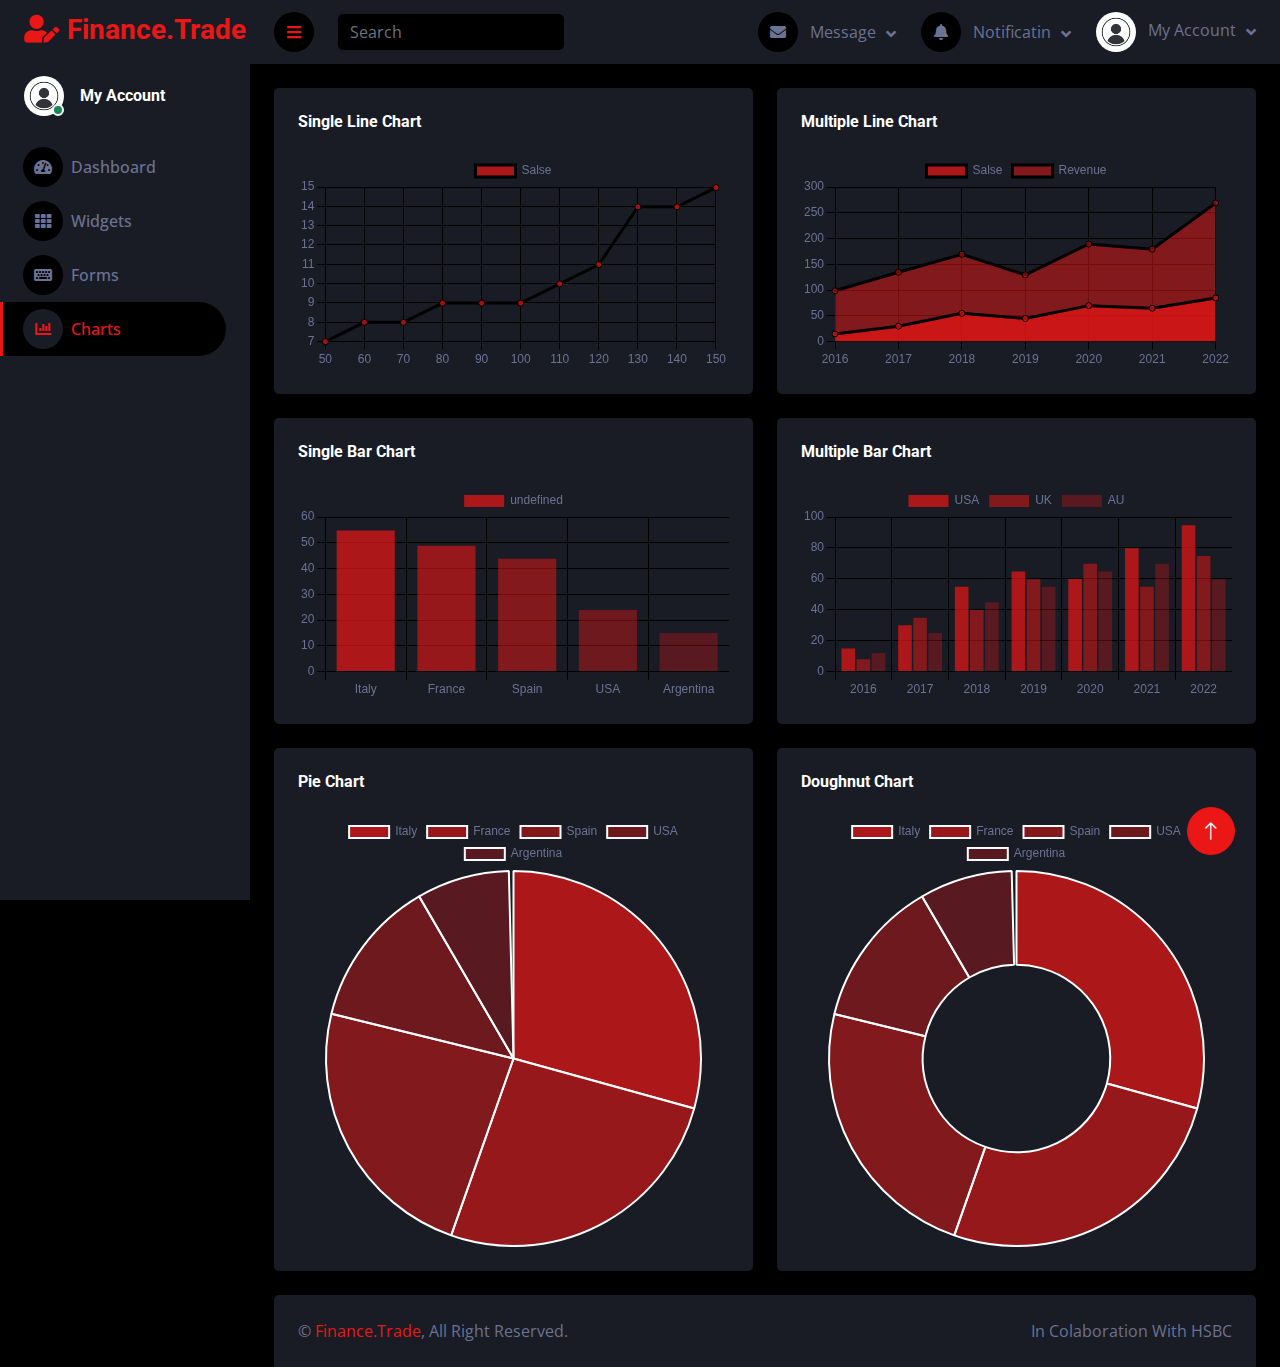
<file: chart.html>
<!DOCTYPE html>
<html lang="en">

<head>
    <meta charset="utf-8">
    <title>Finance.Trade</title>
    <meta content="width=device-width, initial-scale=1.0" name="viewport">
    <meta content="" name="keywords">
    <meta content="" name="description">

    <!-- Favicon -->
    <link rel="icon" type="image/x-icon" href="Favicon.jpg">

    <!-- Google Web Fonts -->
    <link rel="preconnect" href="https://fonts.googleapis.com">
    <link rel="preconnect" href="https://fonts.gstatic.com" crossorigin>
    <link href="https://fonts.googleapis.com/css2?family=Open+Sans:wght@400;600&family=Roboto:wght@500;700&display=swap" rel="stylesheet"> 
    
    <!-- Icon Font Stylesheet -->
    <link href="https://cdnjs.cloudflare.com/ajax/libs/font-awesome/5.10.0/css/all.min.css" rel="stylesheet">
    <link href="https://cdn.jsdelivr.net/npm/bootstrap-icons@1.4.1/font/bootstrap-icons.css" rel="stylesheet">

    <!-- Libraries Stylesheet -->
    <link href="lib/owlcarousel/assets/owl.carousel.min.css" rel="stylesheet">
    <link href="lib/tempusdominus/css/tempusdominus-bootstrap-4.min.css" rel="stylesheet" />

    <!-- Customized Bootstrap Stylesheet -->
    <link href="css/bootstrap.min.css" rel="stylesheet">

    <!-- Template Stylesheet -->
    <link href="css/style.css" rel="stylesheet">
</head>

<body>
    <div class="container-fluid position-relative d-flex p-0">
        <!-- Spinner Start -->
        <div id="spinner" class="show bg-dark position-fixed translate-middle w-100 vh-100 top-50 start-50 d-flex align-items-center justify-content-center">
            <div class="spinner-border text-primary" style="width: 3rem; height: 3rem;" role="status">
                <span class="sr-only">Loading...</span>
            </div>
        </div>
        <!-- Spinner End -->


        <!-- Sidebar Start -->
        <div class="sidebar pe-4 pb-3">
            <nav class="navbar bg-secondary navbar-dark">
                <a href="index.html" class="navbar-brand mx-4 mb-3">
                    <h3 class="text-primary"><i class="fa fa-user-edit me-2"></i>Finance.Trade</h3>
                </a>
                <div class="d-flex align-items-center ms-4 mb-4">
                    <div class="position-relative">
                        <img class="rounded-circle" src="img/user.jpg" alt="" style="width: 40px; height: 40px;">
                        <div class="bg-success rounded-circle border border-2 border-white position-absolute end-0 bottom-0 p-1"></div>
                    </div>
                    <div class="ms-3">
                        <h6 class="mb-0">My Account</h6>
                    </div>
                </div>
                <div class="navbar-nav w-100">
                    <a href="index2.html" class="nav-item nav-link"><i class="fa fa-tachometer-alt me-2"></i>Dashboard</a>
                    <div class="nav-item dropdown">
                    </div>
                    <a href="widget.html" class="nav-item nav-link"><i class="fa fa-th me-2"></i>Widgets</a>
                    <a href="form.html" class="nav-item nav-link"><i class="fa fa-keyboard me-2"></i>Forms</a>
                    <a href="chart.html" class="nav-item nav-link active"><i class="fa fa-chart-bar me-2"></i>Charts</a>
                    <div class="nav-item dropdown">
<!--                        <a href="#" class="nav-link dropdown-toggle" data-bs-toggle="dropdown"><i class="far fa-file-alt me-2"></i>Pages</a>-->
                    </div>
                </div>
            </nav>
        </div>
        <!-- Sidebar End -->


        <!-- Content Start -->
        <div class="content">
            <!-- Navbar Start -->
           <nav class="navbar navbar-expand bg-secondary navbar-dark sticky-top px-4 py-0">
                <a href="index.html" class="navbar-brand d-flex d-lg-none me-4">
                    <h2 class="text-primary mb-0"><i class="fa fa-user-edit"></i></h2>
                </a>
                <a href="#" class="sidebar-toggler flex-shrink-0">
                    <i class="fa fa-bars"></i>
                </a>
                <form class="d-none d-md-flex ms-4">
                    <input class="form-control bg-dark border-0" type="search" placeholder="Search">
                </form>
                <div class="navbar-nav align-items-center ms-auto">
                    <div class="nav-item dropdown">
                        <a href="#" class="nav-link dropdown-toggle" data-bs-toggle="dropdown">
                            <i class="fa fa-envelope me-lg-2"></i>
                            <span class="d-none d-lg-inline-flex">Message</span>
                        </a>
                        <div class="dropdown-menu dropdown-menu-end bg-secondary border-0 rounded-0 rounded-bottom m-0">
                            <a href="#" class="dropdown-item">
                                <div class="d-flex align-items-center">
                                    <img class="rounded-circle" src="img/user.jpg" alt="" style="width: 40px; height: 40px;">
                                    <div class="ms-2">
                                        <h6 class="fw-normal mb-0">Finance.Trade sent you a message</h6>
                                        <small>15 minutes ago</small>
                                    </div>
                                </div>
                            </a>
                            <hr class="dropdown-divider">
                            <a href="#" class="dropdown-item">
                                <div class="d-flex align-items-center">
                                    <img class="rounded-circle" src="img/user.jpg" alt="" style="width: 40px; height: 40px;">
                                    <div class="ms-2">
                                        <h6 class="fw-normal mb-0">Finance.trade sent you a message</h6>
                                        <small>15 minutes ago</small>
                                    </div>
                                </div>
                            </a>
                            <hr class="dropdown-divider">
                            <a href="#" class="dropdown-item">
                                <div class="d-flex align-items-center">
                                    <img class="rounded-circle" src="img/user.jpg" alt="" style="width: 40px; height: 40px;">
                                    <div class="ms-2">
                                        <h6 class="fw-normal mb-0">Finance.Trade sent you a message</h6>
                                        <small>15 minutes ago</small>
                                    </div>
                                </div>
                            </a>
                            <hr class="dropdown-divider">
                            <a href="widget.html" class="dropdown-item text-center">See all message</a>
                        </div>
                    </div>
                    <div class="nav-item dropdown">
                        <a href="#" class="nav-link dropdown-toggle" data-bs-toggle="dropdown">
                            <i class="fa fa-bell me-lg-2"></i>
                            <span class="d-none d-lg-inline-flex">Notificatin</span>
                        </a>
                        <div class="dropdown-menu dropdown-menu-end bg-secondary border-0 rounded-0 rounded-bottom m-0">
                            <a href="#" class="dropdown-item">
                                <h6 class="fw-normal mb-0">Profile updated</h6>
                                <small>15 minutes ago</small>
                            </a>
                            <hr class="dropdown-divider">
                            <a href="widget.html" class="dropdown-item text-center">See all notifications</a>
                        </div>
                    </div>
                    <div class="nav-item dropdown">
                        <a href="#" class="nav-link dropdown-toggle" data-bs-toggle="dropdown">
                            <img class="rounded-circle me-lg-2" src="img/user.jpg" alt="" style="width: 40px; height: 40px;">
                            <span class="d-none d-lg-inline-flex">My Account</span>
                        </a>
                        <div class="dropdown-menu dropdown-menu-end bg-secondary border-0 rounded-0 rounded-bottom m-0">
                            <a href="signup.html" class="dropdown-item">Log Out</a>
                        </div>
                    </div>
                </div>
            </nav>
            <!-- Navbar End -->


            <!-- Chart Start -->
            <div class="container-fluid pt-4 px-4">
                <div class="row g-4">
                    <div class="col-sm-12 col-xl-6">
                        <div class="bg-secondary rounded h-100 p-4">
                            <h6 class="mb-4">Single Line Chart</h6>
                            <canvas id="line-chart"></canvas>
                        </div>
                    </div>
                    <div class="col-sm-12 col-xl-6">
                        <div class="bg-secondary rounded h-100 p-4">
                            <h6 class="mb-4">Multiple Line Chart</h6>
                            <canvas id="salse-revenue"></canvas>
                        </div>
                    </div>
                    <div class="col-sm-12 col-xl-6">
                        <div class="bg-secondary rounded h-100 p-4">
                            <h6 class="mb-4">Single Bar Chart</h6>
                            <canvas id="bar-chart"></canvas>
                        </div>
                    </div>
                    <div class="col-sm-12 col-xl-6">
                        <div class="bg-secondary rounded h-100 p-4">
                            <h6 class="mb-4">Multiple Bar Chart</h6>
                            <canvas id="worldwide-sales"></canvas>
                        </div>
                    </div>
                    <div class="col-sm-12 col-xl-6">
                        <div class="bg-secondary rounded h-100 p-4">
                            <h6 class="mb-4">Pie Chart</h6>
                            <canvas id="pie-chart"></canvas>
                        </div>
                    </div>
                    <div class="col-sm-12 col-xl-6">
                        <div class="bg-secondary rounded h-100 p-4">
                            <h6 class="mb-4">Doughnut Chart</h6>
                            <canvas id="doughnut-chart"></canvas>
                        </div>
                    </div>
                </div>
            </div>
            <!-- Chart End -->


            <!-- Footer Start -->
            <div class="container-fluid pt-4 px-4">
                <div class="bg-secondary rounded-top p-4">
                    <div class="row">
                        <div class="col-12 col-sm-6 text-center text-sm-start">
                            &copy; <a href="#">Finance.Trade</a>, All Right Reserved. 
                        </div>
                         <div class="col-12 col-sm-6 text-center text-sm-end">
                            <!--/*** This template is free as long as you keep the footer author’s credit link/attribution link/backlink. If you'd like to use the template without the footer author’s credit link/attribution link/backlink, you can purchase the Credit Removal License from "https://htmlcodex.com/credit-removal". Thank you for your support. ***/-->
                            In Colaboration With HSBC
                        </div>
                    </div>
                </div>
            </div>
            <!-- Footer End -->
        </div>
        <!-- Content End -->


        <!-- Back to Top -->
        <a href="#" class="btn btn-lg btn-primary btn-lg-square back-to-top"><i class="bi bi-arrow-up"></i></a>
    </div>

    <!-- JavaScript Libraries -->
    <script src="https://code.jquery.com/jquery-3.4.1.min.js"></script>
    <script src="https://cdn.jsdelivr.net/npm/bootstrap@5.0.0/dist/js/bootstrap.bundle.min.js"></script>
    <script src="lib/chart/chart.min.js"></script>
    <script src="lib/easing/easing.min.js"></script>
    <script src="lib/waypoints/waypoints.min.js"></script>
    <script src="lib/owlcarousel/owl.carousel.min.js"></script>
    <script src="lib/tempusdominus/js/moment.min.js"></script>
    <script src="lib/tempusdominus/js/moment-timezone.min.js"></script>
    <script src="lib/tempusdominus/js/tempusdominus-bootstrap-4.min.js"></script>

    <!-- Template Javascript -->
    <script src="js/main.js"></script>
</body>

</html>
</file>
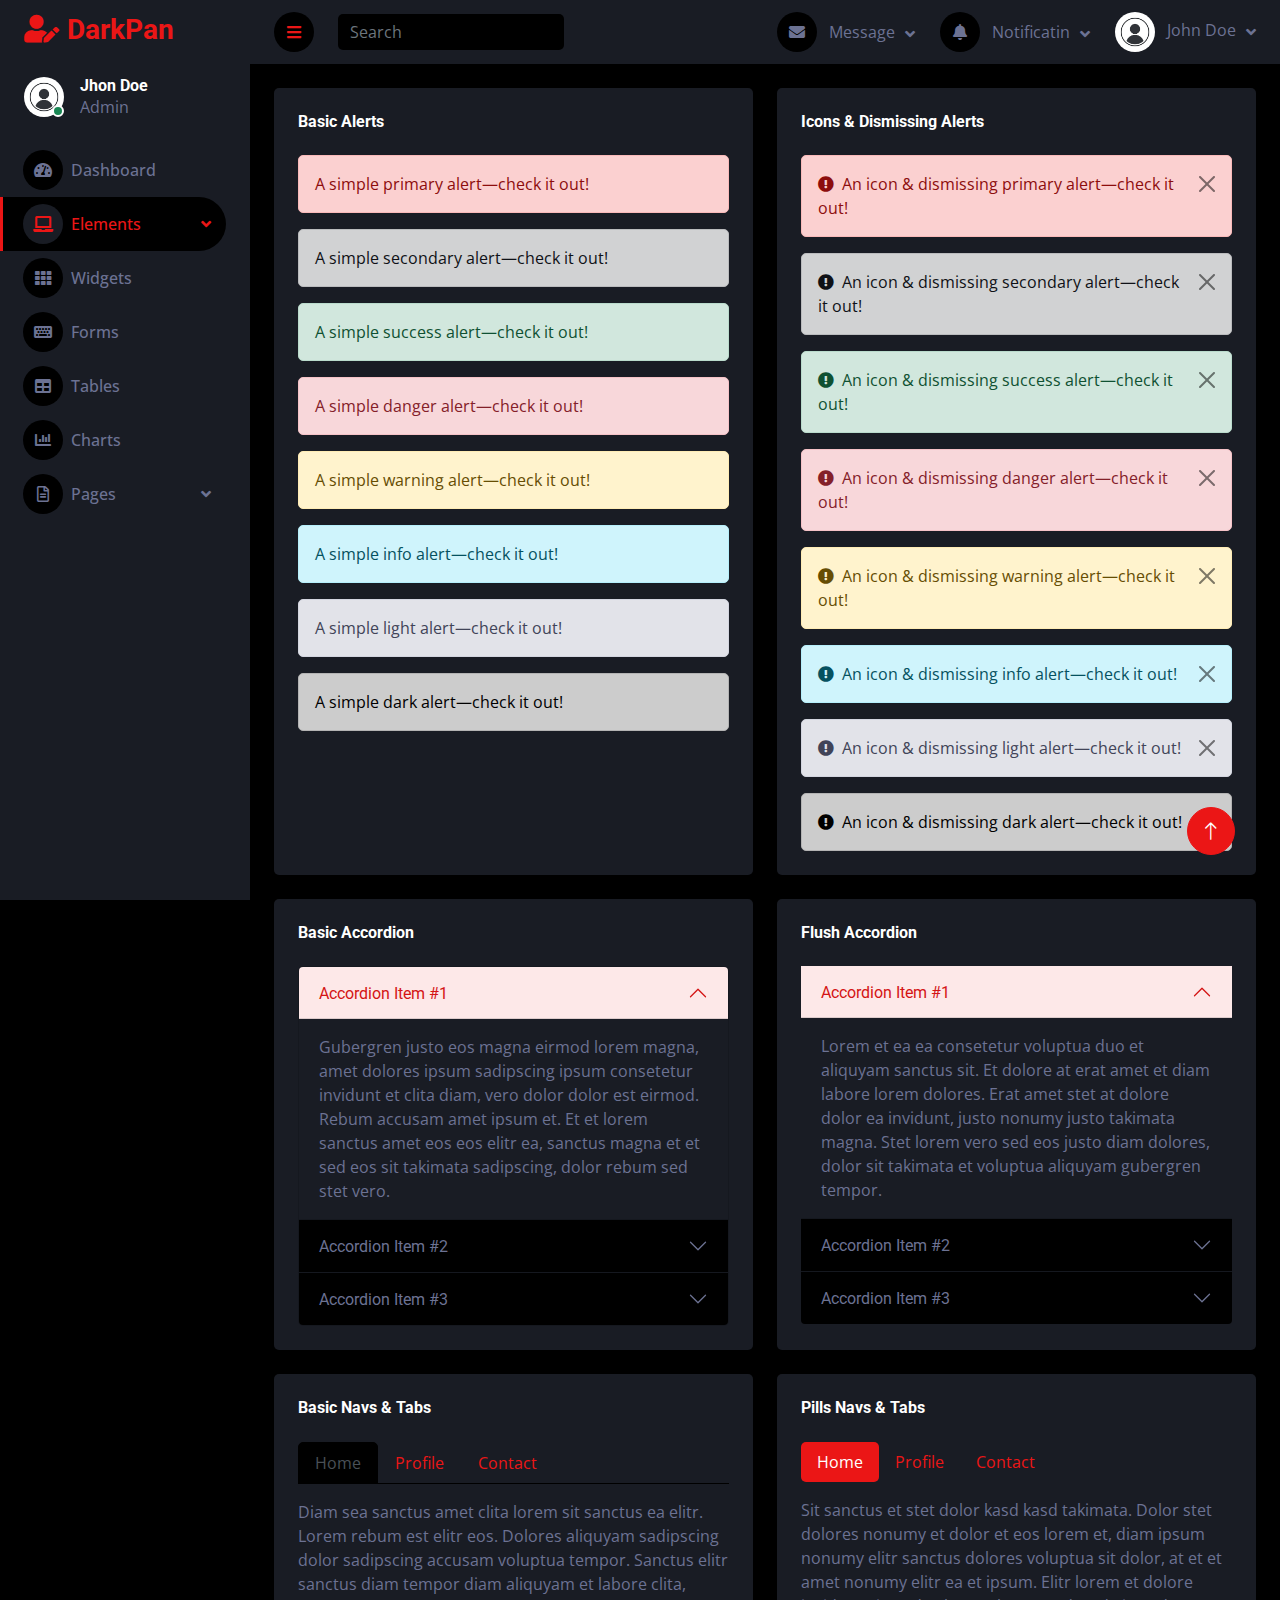
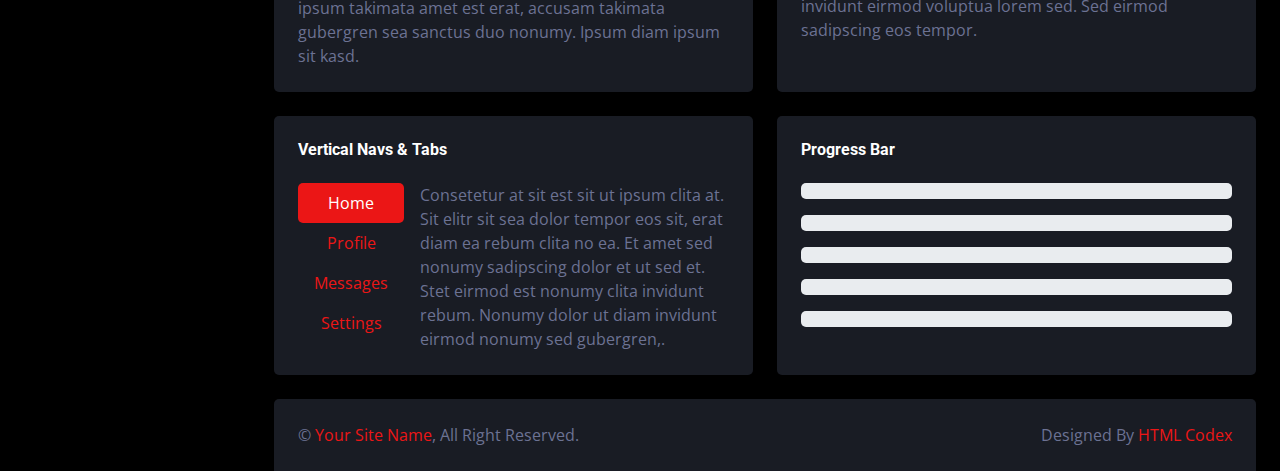
<file: element.html>
<!DOCTYPE html>
<html lang="en">

<head>
    <meta charset="utf-8">
    <title>DarkPan - Bootstrap 5 Admin Template</title>
    <meta content="width=device-width, initial-scale=1.0" name="viewport">
    <meta content="" name="keywords">
    <meta content="" name="description">

    <!-- Favicon -->
    <link href="img/favicon.ico" rel="icon">

    <!-- Google Web Fonts -->
    <link rel="preconnect" href="https://fonts.googleapis.com">
    <link rel="preconnect" href="https://fonts.gstatic.com" crossorigin>
    <link href="https://fonts.googleapis.com/css2?family=Open+Sans:wght@400;600&family=Roboto:wght@500;700&display=swap" rel="stylesheet"> 
    
    <!-- Icon Font Stylesheet -->
    <link href="https://cdnjs.cloudflare.com/ajax/libs/font-awesome/5.10.0/css/all.min.css" rel="stylesheet">
    <link href="https://cdn.jsdelivr.net/npm/bootstrap-icons@1.4.1/font/bootstrap-icons.css" rel="stylesheet">

    <!-- Libraries Stylesheet -->
    <link href="lib/owlcarousel/assets/owl.carousel.min.css" rel="stylesheet">
    <link href="lib/tempusdominus/css/tempusdominus-bootstrap-4.min.css" rel="stylesheet" />

    <!-- Customized Bootstrap Stylesheet -->
    <link href="css/bootstrap.min.css" rel="stylesheet">

    <!-- Template Stylesheet -->
    <link href="css/style.css" rel="stylesheet">
</head>

<body>
    <div class="container-fluid position-relative d-flex p-0">
        <!-- Spinner Start -->
        <div id="spinner" class="show bg-dark position-fixed translate-middle w-100 vh-100 top-50 start-50 d-flex align-items-center justify-content-center">
            <div class="spinner-border text-primary" style="width: 3rem; height: 3rem;" role="status">
                <span class="sr-only">Loading...</span>
            </div>
        </div>
        <!-- Spinner End -->


        <!-- Sidebar Start -->
        <div class="sidebar pe-4 pb-3">
            <nav class="navbar bg-secondary navbar-dark">
                <a href="index.html" class="navbar-brand mx-4 mb-3">
                    <h3 class="text-primary"><i class="fa fa-user-edit me-2"></i>DarkPan</h3>
                </a>
                <div class="d-flex align-items-center ms-4 mb-4">
                    <div class="position-relative">
                        <img class="rounded-circle" src="img/user.jpg" alt="" style="width: 40px; height: 40px;">
                        <div class="bg-success rounded-circle border border-2 border-white position-absolute end-0 bottom-0 p-1"></div>
                    </div>
                    <div class="ms-3">
                        <h6 class="mb-0">Jhon Doe</h6>
                        <span>Admin</span>
                    </div>
                </div>
                <div class="navbar-nav w-100">
                    <a href="index.html" class="nav-item nav-link"><i class="fa fa-tachometer-alt me-2"></i>Dashboard</a>
                    <div class="nav-item dropdown">
                        <a href="#" class="nav-link dropdown-toggle active" data-bs-toggle="dropdown"><i class="fa fa-laptop me-2"></i>Elements</a>
                        <div class="dropdown-menu bg-transparent border-0">
                            <a href="button.html" class="dropdown-item">Buttons</a>
                            <a href="typography.html" class="dropdown-item">Typography</a>
                            <a href="element.html" class="dropdown-item active">Other Elements</a>
                        </div>
                    </div>
                    <a href="widget.html" class="nav-item nav-link"><i class="fa fa-th me-2"></i>Widgets</a>
                    <a href="form.html" class="nav-item nav-link"><i class="fa fa-keyboard me-2"></i>Forms</a>
                    <a href="table.html" class="nav-item nav-link"><i class="fa fa-table me-2"></i>Tables</a>
                    <a href="chart.html" class="nav-item nav-link"><i class="fa fa-chart-bar me-2"></i>Charts</a>
                    <div class="nav-item dropdown">
                        <a href="#" class="nav-link dropdown-toggle" data-bs-toggle="dropdown"><i class="far fa-file-alt me-2"></i>Pages</a>
                        <div class="dropdown-menu bg-transparent border-0">
                            <a href="signin.html" class="dropdown-item">Sign In</a>
                            <a href="signup.html" class="dropdown-item">Sign Up</a>
                            <a href="404.html" class="dropdown-item">404 Error</a>
                            <a href="blank.html" class="dropdown-item">Blank Page</a>
                        </div>
                    </div>
                </div>
            </nav>
        </div>
        <!-- Sidebar End -->


        <!-- Content Start -->
        <div class="content">
            <!-- Navbar Start -->
            <nav class="navbar navbar-expand bg-secondary navbar-dark sticky-top px-4 py-0">
                <a href="index.html" class="navbar-brand d-flex d-lg-none me-4">
                    <h2 class="text-primary mb-0"><i class="fa fa-user-edit"></i></h2>
                </a>
                <a href="#" class="sidebar-toggler flex-shrink-0">
                    <i class="fa fa-bars"></i>
                </a>
                <form class="d-none d-md-flex ms-4">
                    <input class="form-control bg-dark border-0" type="search" placeholder="Search">
                </form>
                <div class="navbar-nav align-items-center ms-auto">
                    <div class="nav-item dropdown">
                        <a href="#" class="nav-link dropdown-toggle" data-bs-toggle="dropdown">
                            <i class="fa fa-envelope me-lg-2"></i>
                            <span class="d-none d-lg-inline-flex">Message</span>
                        </a>
                        <div class="dropdown-menu dropdown-menu-end bg-secondary border-0 rounded-0 rounded-bottom m-0">
                            <a href="#" class="dropdown-item">
                                <div class="d-flex align-items-center">
                                    <img class="rounded-circle" src="img/user.jpg" alt="" style="width: 40px; height: 40px;">
                                    <div class="ms-2">
                                        <h6 class="fw-normal mb-0">Jhon send you a message</h6>
                                        <small>15 minutes ago</small>
                                    </div>
                                </div>
                            </a>
                            <hr class="dropdown-divider">
                            <a href="#" class="dropdown-item">
                                <div class="d-flex align-items-center">
                                    <img class="rounded-circle" src="img/user.jpg" alt="" style="width: 40px; height: 40px;">
                                    <div class="ms-2">
                                        <h6 class="fw-normal mb-0">Jhon send you a message</h6>
                                        <small>15 minutes ago</small>
                                    </div>
                                </div>
                            </a>
                            <hr class="dropdown-divider">
                            <a href="#" class="dropdown-item">
                                <div class="d-flex align-items-center">
                                    <img class="rounded-circle" src="img/user.jpg" alt="" style="width: 40px; height: 40px;">
                                    <div class="ms-2">
                                        <h6 class="fw-normal mb-0">Jhon send you a message</h6>
                                        <small>15 minutes ago</small>
                                    </div>
                                </div>
                            </a>
                            <hr class="dropdown-divider">
                            <a href="#" class="dropdown-item text-center">See all message</a>
                        </div>
                    </div>
                    <div class="nav-item dropdown">
                        <a href="#" class="nav-link dropdown-toggle" data-bs-toggle="dropdown">
                            <i class="fa fa-bell me-lg-2"></i>
                            <span class="d-none d-lg-inline-flex">Notificatin</span>
                        </a>
                        <div class="dropdown-menu dropdown-menu-end bg-secondary border-0 rounded-0 rounded-bottom m-0">
                            <a href="#" class="dropdown-item">
                                <h6 class="fw-normal mb-0">Profile updated</h6>
                                <small>15 minutes ago</small>
                            </a>
                            <hr class="dropdown-divider">
                            <a href="#" class="dropdown-item">
                                <h6 class="fw-normal mb-0">New user added</h6>
                                <small>15 minutes ago</small>
                            </a>
                            <hr class="dropdown-divider">
                            <a href="#" class="dropdown-item">
                                <h6 class="fw-normal mb-0">Password changed</h6>
                                <small>15 minutes ago</small>
                            </a>
                            <hr class="dropdown-divider">
                            <a href="#" class="dropdown-item text-center">See all notifications</a>
                        </div>
                    </div>
                    <div class="nav-item dropdown">
                        <a href="#" class="nav-link dropdown-toggle" data-bs-toggle="dropdown">
                            <img class="rounded-circle me-lg-2" src="img/user.jpg" alt="" style="width: 40px; height: 40px;">
                            <span class="d-none d-lg-inline-flex">John Doe</span>
                        </a>
                        <div class="dropdown-menu dropdown-menu-end bg-secondary border-0 rounded-0 rounded-bottom m-0">
                            <a href="#" class="dropdown-item">My Profile</a>
                            <a href="#" class="dropdown-item">Settings</a>
                            <a href="#" class="dropdown-item">Log Out</a>
                        </div>
                    </div>
                </div>
            </nav>
            <!-- Navbar End -->


            <!-- Other Elements Start -->
            <div class="container-fluid pt-4 px-4">
                <div class="row g-4">
                    <div class="col-sm-12 col-xl-6">
                        <div class="bg-secondary rounded h-100 p-4">
                            <h6 class="mb-4">Basic Alerts</h6>
                            <div class="alert alert-primary" role="alert">
                                A simple primary alert—check it out!
                            </div>
                            <div class="alert alert-secondary" role="alert">
                                A simple secondary alert—check it out!
                            </div>
                            <div class="alert alert-success" role="alert">
                                A simple success alert—check it out!
                            </div>
                            <div class="alert alert-danger" role="alert">
                                A simple danger alert—check it out!
                            </div>
                            <div class="alert alert-warning" role="alert">
                                A simple warning alert—check it out!
                            </div>
                            <div class="alert alert-info" role="alert">
                                A simple info alert—check it out!
                            </div>
                            <div class="alert alert-light" role="alert">
                                A simple light alert—check it out!
                            </div>
                            <div class="alert alert-dark mb-0" role="alert">
                                A simple dark alert—check it out!
                            </div>
                        </div>
                    </div>
                    <div class="col-sm-12 col-xl-6">
                        <div class="bg-secondary rounded h-100 p-4">
                            <h6 class="mb-4">Icons & Dismissing Alerts</h6>
                            <div class="alert alert-primary alert-dismissible fade show" role="alert">
                                <i class="fa fa-exclamation-circle me-2"></i>An icon & dismissing primary alert—check it out!
                                <button type="button" class="btn-close" data-bs-dismiss="alert" aria-label="Close"></button>
                            </div>
                            <div class="alert alert-secondary alert-dismissible fade show" role="alert">
                                <i class="fa fa-exclamation-circle me-2"></i>An icon & dismissing secondary alert—check it out!
                                <button type="button" class="btn-close" data-bs-dismiss="alert" aria-label="Close"></button>
                            </div>
                            <div class="alert alert-success alert-dismissible fade show" role="alert">
                                <i class="fa fa-exclamation-circle me-2"></i>An icon & dismissing success alert—check it out!
                                <button type="button" class="btn-close" data-bs-dismiss="alert" aria-label="Close"></button>
                            </div>
                            <div class="alert alert-danger alert-dismissible fade show" role="alert">
                                <i class="fa fa-exclamation-circle me-2"></i>An icon & dismissing danger alert—check it out!
                                <button type="button" class="btn-close" data-bs-dismiss="alert" aria-label="Close"></button>
                            </div>
                            <div class="alert alert-warning alert-dismissible fade show" role="alert">
                                <i class="fa fa-exclamation-circle me-2"></i>An icon & dismissing warning alert—check it out!
                                <button type="button" class="btn-close" data-bs-dismiss="alert" aria-label="Close"></button>
                            </div>
                            <div class="alert alert-info alert-dismissible fade show" role="alert">
                                <i class="fa fa-exclamation-circle me-2"></i>An icon & dismissing info alert—check it out!
                                <button type="button" class="btn-close" data-bs-dismiss="alert" aria-label="Close"></button>
                            </div>
                            <div class="alert alert-light alert-dismissible fade show" role="alert">
                                <i class="fa fa-exclamation-circle me-2"></i>An icon & dismissing light alert—check it out!
                                <button type="button" class="btn-close" data-bs-dismiss="alert" aria-label="Close"></button>
                            </div>
                            <div class="alert alert-dark alert-dismissible fade show mb-0" role="alert">
                                <i class="fa fa-exclamation-circle me-2"></i>An icon & dismissing dark alert—check it out!
                                <button type="button" class="btn-close" data-bs-dismiss="alert" aria-label="Close"></button>
                            </div>
                        </div>
                    </div>
                    <div class="col-sm-12 col-xl-6">
                        <div class="bg-secondary rounded h-100 p-4">
                            <h6 class="mb-4">Basic Accordion</h6>
                            <div class="accordion" id="accordionExample">
                                <div class="accordion-item bg-transparent">
                                    <h2 class="accordion-header" id="headingOne">
                                        <button class="accordion-button" type="button" data-bs-toggle="collapse"
                                            data-bs-target="#collapseOne" aria-expanded="true"
                                            aria-controls="collapseOne">
                                            Accordion Item #1
                                        </button>
                                    </h2>
                                    <div id="collapseOne" class="accordion-collapse collapse show"
                                        aria-labelledby="headingOne" data-bs-parent="#accordionExample">
                                        <div class="accordion-body">
                                            Gubergren justo eos magna eirmod lorem magna, amet dolores ipsum sadipscing ipsum consetetur invidunt et clita diam, vero dolor dolor est eirmod. Rebum accusam amet ipsum et. Et et lorem sanctus amet eos eos elitr ea, sanctus magna et et sed eos sit takimata sadipscing, dolor rebum sed stet vero.
                                        </div>
                                    </div>
                                </div>
                                <div class="accordion-item bg-transparent">
                                    <h2 class="accordion-header" id="headingTwo">
                                        <button class="accordion-button collapsed" type="button"
                                            data-bs-toggle="collapse" data-bs-target="#collapseTwo"
                                            aria-expanded="false" aria-controls="collapseTwo">
                                            Accordion Item #2
                                        </button>
                                    </h2>
                                    <div id="collapseTwo" class="accordion-collapse collapse"
                                        aria-labelledby="headingTwo" data-bs-parent="#accordionExample">
                                        <div class="accordion-body">
                                            Voluptua sit dolores consetetur ea et diam est et takimata. Et erat sadipscing dolores et stet diam ut ut diam, sit aliquyam no magna et dolore lorem dolor sit. Lorem lorem sed sed duo, eirmod sit diam ipsum sit erat, lorem sit dolor diam amet ea aliquyam tempor rebum invidunt,.
                                        </div>
                                    </div>
                                </div>
                                <div class="accordion-item bg-transparent">
                                    <h2 class="accordion-header" id="headingThree">
                                        <button class="accordion-button collapsed" type="button"
                                            data-bs-toggle="collapse" data-bs-target="#collapseThree"
                                            aria-expanded="false" aria-controls="collapseThree">
                                            Accordion Item #3
                                        </button>
                                    </h2>
                                    <div id="collapseThree" class="accordion-collapse collapse"
                                        aria-labelledby="headingThree" data-bs-parent="#accordionExample">
                                        <div class="accordion-body">
                                            Dolore eos dolor tempor justo sea eos amet eos kasd dolor, et diam tempor lorem dolores vero. Stet dolore gubergren nonumy diam. Consetetur sit takimata magna invidunt, dolore sea amet consetetur ea et rebum, invidunt et amet sit sea. Dolor eirmod sed magna sadipscing sadipscing lorem lorem sed, sit lorem.
                                        </div>
                                    </div>
                                </div>
                            </div>
                        </div>
                    </div>
                    <div class="col-sm-12 col-xl-6">
                        <div class="bg-secondary rounded h-100 p-4">
                            <h6 class="mb-4">Flush Accordion</h6>
                            <div class="accordion accordion-flush" id="accordionFlushExample">
                                <div class="accordion-item bg-transparent">
                                    <h2 class="accordion-header" id="flush-headingOne">
                                        <button class="accordion-button" type="button"
                                            data-bs-toggle="collapse" data-bs-target="#flush-collapseOne"
                                            aria-expanded="true" aria-controls="flush-collapseOne">
                                            Accordion Item #1
                                        </button>
                                    </h2>
                                    <div id="flush-collapseOne" class="accordion-collapse collapse show"
                                        aria-labelledby="flush-headingOne" data-bs-parent="#accordionFlushExample">
                                        <div class="accordion-body">
                                            Lorem et ea ea consetetur voluptua duo et aliquyam sanctus sit. Et dolore at erat amet et diam labore lorem dolores. Erat amet stet at dolore dolor ea invidunt, justo nonumy justo takimata magna. Stet lorem vero sed eos justo diam dolores, dolor sit takimata et voluptua aliquyam gubergren tempor.
                                        </div>
                                    </div>
                                </div>
                                <div class="accordion-item bg-transparent">
                                    <h2 class="accordion-header" id="flush-headingTwo">
                                        <button class="accordion-button collapsed" type="button"
                                            data-bs-toggle="collapse" data-bs-target="#flush-collapseTwo"
                                            aria-expanded="false" aria-controls="flush-collapseTwo">
                                            Accordion Item #2
                                        </button>
                                    </h2>
                                    <div id="flush-collapseTwo" class="accordion-collapse collapse"
                                        aria-labelledby="flush-headingTwo" data-bs-parent="#accordionFlushExample">
                                        <div class="accordion-body">
                                            Sea diam dolore aliquyam aliquyam diam et consetetur et. Accusam amet no invidunt invidunt et consetetur, magna ut nonumy kasd erat tempor dolor et. Diam magna dolor sed amet duo dolores magna vero. Amet sit sadipscing ea diam clita lorem sit. Vero et et et tempor diam. Ipsum eirmod sit.
                                        </div>
                                    </div>
                                </div>
                                <div class="accordion-item bg-transparent">
                                    <h2 class="accordion-header" id="flush-headingThree">
                                        <button class="accordion-button collapsed" type="button"
                                            data-bs-toggle="collapse" data-bs-target="#flush-collapseThree"
                                            aria-expanded="false" aria-controls="flush-collapseThree">
                                            Accordion Item #3
                                        </button>
                                    </h2>
                                    <div id="flush-collapseThree" class="accordion-collapse collapse"
                                        aria-labelledby="flush-headingThree" data-bs-parent="#accordionFlushExample">
                                        <div class="accordion-body">
                                            Sea sea sit sanctus magna gubergren kasd, magna justo ea lorem lorem. Elitr aliquyam ipsum clita consetetur duo at nonumy invidunt, invidunt eos dolore vero sit amet amet magna tempor clita, takimata diam justo stet erat et vero erat. Sit ipsum eirmod sea ut vero dolores sea clita nonumy, no.
                                        </div>
                                    </div>
                                </div>
                            </div>
                        </div>
                    </div>
                    <div class="col-sm-12 col-xl-6">
                        <div class="bg-secondary rounded h-100 p-4">
                            <h6 class="mb-4">Basic Navs & Tabs</h6>
                            <nav>
                                <div class="nav nav-tabs" id="nav-tab" role="tablist">
                                    <button class="nav-link active" id="nav-home-tab" data-bs-toggle="tab"
                                        data-bs-target="#nav-home" type="button" role="tab" aria-controls="nav-home"
                                        aria-selected="true">Home</button>
                                    <button class="nav-link" id="nav-profile-tab" data-bs-toggle="tab"
                                        data-bs-target="#nav-profile" type="button" role="tab"
                                        aria-controls="nav-profile" aria-selected="false">Profile</button>
                                    <button class="nav-link" id="nav-contact-tab" data-bs-toggle="tab"
                                        data-bs-target="#nav-contact" type="button" role="tab"
                                        aria-controls="nav-contact" aria-selected="false">Contact</button>
                                </div>
                            </nav>
                            <div class="tab-content pt-3" id="nav-tabContent">
                                <div class="tab-pane fade show active" id="nav-home" role="tabpanel" aria-labelledby="nav-home-tab">
                                    Diam sea sanctus amet clita lorem sit sanctus ea elitr. Lorem rebum est elitr eos. Dolores aliquyam sadipscing dolor sadipscing accusam voluptua tempor. Sanctus elitr sanctus diam tempor diam aliquyam et labore clita, ipsum takimata amet est erat, accusam takimata gubergren sea sanctus duo nonumy. Ipsum diam ipsum sit kasd.
                                </div>
                                <div class="tab-pane fade" id="nav-profile" role="tabpanel" aria-labelledby="nav-profile-tab">
                                    Sanctus vero sit kasd sea gubergren takimata consetetur elitr elitr, consetetur sadipscing takimata ipsum dolores. Accusam duo accusam et labore ea elitr ipsum tempor sit, dolore aliquyam ipsum sit amet sit. Et dolore ipsum labore invidunt rebum. Sed dolore gubergren sanctus vero diam lorem rebum elitr, erat diam dolor clita.
                                </div>
                                <div class="tab-pane fade" id="nav-contact" role="tabpanel" aria-labelledby="nav-contact-tab">
                                    Sit consetetur eirmod lorem ea magna sadipscing ipsum elitr invidunt, dolores lorem erat ipsum ut aliquyam eos lorem sed. Nonumy aliquyam ea justo eos dolores dolores duo dolores. Aliquyam dolor sea dolores sit takimata no erat vero. At lorem justo tempor lorem duo, stet kasd aliquyam ipsum voluptua labore at.
                                </div>
                            </div>
                        </div>
                    </div>
                    <div class="col-sm-12 col-xl-6">
                        <div class="bg-secondary rounded h-100 p-4">
                            <h6 class="mb-4">Pills Navs & Tabs</h6>
                            <ul class="nav nav-pills mb-3" id="pills-tab" role="tablist">
                                <li class="nav-item" role="presentation">
                                    <button class="nav-link active" id="pills-home-tab" data-bs-toggle="pill"
                                        data-bs-target="#pills-home" type="button" role="tab" aria-controls="pills-home"
                                        aria-selected="true">Home</button>
                                </li>
                                <li class="nav-item" role="presentation">
                                    <button class="nav-link" id="pills-profile-tab" data-bs-toggle="pill"
                                        data-bs-target="#pills-profile" type="button" role="tab"
                                        aria-controls="pills-profile" aria-selected="false">Profile</button>
                                </li>
                                <li class="nav-item" role="presentation">
                                    <button class="nav-link" id="pills-contact-tab" data-bs-toggle="pill"
                                        data-bs-target="#pills-contact" type="button" role="tab"
                                        aria-controls="pills-contact" aria-selected="false">Contact</button>
                                </li>
                            </ul>
                            <div class="tab-content" id="pills-tabContent">
                                <div class="tab-pane fade show active" id="pills-home" role="tabpanel" aria-labelledby="pills-home-tab">
                                    Sit sanctus et stet dolor kasd kasd takimata. Dolor stet dolores nonumy et dolor et eos lorem et, diam ipsum nonumy elitr sanctus dolores voluptua sit dolor, at et et amet nonumy elitr ea et ipsum. Elitr lorem et dolore invidunt eirmod voluptua lorem sed. Sed eirmod sadipscing eos tempor.
                                </div>
                                <div class="tab-pane fade" id="pills-profile" role="tabpanel" aria-labelledby="pills-profile-tab">
                                    Invidunt rebum voluptua lorem eirmod dolore. Amet no sed sanctus lorem ea. Nonumy sit stet sit magna. Rebum rebum ipsum clita erat consetetur, sit dolor sit clita et amet. Est et clita dolore takimata, sea dolores tempor erat consetetur lorem. Consetetur sea sadipscing dolor et dolores et stet, tempor elitr.
                                </div>
                                <div class="tab-pane fade" id="pills-contact" role="tabpanel" aria-labelledby="pills-contact-tab">
                                    Et diam et est sed vero ipsum voluptua dolor et, sit eos justo ipsum no ipsum amet sed aliquyam dolore, ut ipsum sanctus et consetetur. Sit ea sit clita lorem ea gubergren. Et dolore vero sanctus voluptua ipsum sadipscing amet at. Et sed dolore voluptua dolor eos tempor, erat amet.
                                </div>
                            </div>
                        </div>
                    </div>
                    <div class="col-sm-12 col-xl-6">
                        <div class="bg-secondary rounded h-100 p-4">
                            <h6 class="mb-4">Vertical Navs & Tabs</h6>
                            <div class="d-flex align-items-start">
                                <div class="nav flex-column nav-pills me-3" id="v-pills-tab" role="tablist"
                                    aria-orientation="vertical">
                                    <button class="nav-link active" id="v-pills-home-tab" data-bs-toggle="pill"
                                        data-bs-target="#v-pills-home" type="button" role="tab"
                                        aria-controls="v-pills-home" aria-selected="true">Home</button>
                                    <button class="nav-link" id="v-pills-profile-tab" data-bs-toggle="pill"
                                        data-bs-target="#v-pills-profile" type="button" role="tab"
                                        aria-controls="v-pills-profile" aria-selected="false">Profile</button>
                                    <button class="nav-link" id="v-pills-messages-tab" data-bs-toggle="pill"
                                        data-bs-target="#v-pills-messages" type="button" role="tab"
                                        aria-controls="v-pills-messages" aria-selected="false">Messages</button>
                                    <button class="nav-link" id="v-pills-settings-tab" data-bs-toggle="pill"
                                        data-bs-target="#v-pills-settings" type="button" role="tab"
                                        aria-controls="v-pills-settings" aria-selected="false">Settings</button>
                                </div>
                                <div class="tab-content" id="v-pills-tabContent">
                                    <div class="tab-pane fade show active" id="v-pills-home" role="tabpanel" aria-labelledby="v-pills-home-tab">
                                        Consetetur at sit est sit ut ipsum clita at. Sit elitr sit sea dolor tempor eos sit, erat diam ea rebum clita no ea. Et amet sed nonumy sadipscing dolor et ut sed et. Stet eirmod est nonumy clita invidunt rebum. Nonumy dolor ut diam invidunt eirmod nonumy sed gubergren,.
                                    </div>
                                    <div class="tab-pane fade" id="v-pills-profile" role="tabpanel" aria-labelledby="v-pills-profile-tab">
                                        Tempor et kasd accusam duo et dolor no accusam dolore, dolor sed voluptua duo no, sit et stet lorem dolor ipsum tempor consetetur vero, consetetur est eos sit eirmod erat diam accusam sadipscing sit. Takimata erat ea eirmod tempor elitr dolore sadipscing kasd justo, elitr tempor sed eos sadipscing magna.
                                    </div>
                                    <div class="tab-pane fade" id="v-pills-messages" role="tabpanel" aria-labelledby="v-pills-messages-tab">
                                        Sed kasd kasd ea clita sed lorem amet tempor est voluptua, labore stet dolores gubergren clita lorem sed nonumy at. Dolores et ut erat voluptua. Est voluptua stet accusam rebum, elitr amet sit takimata sea eirmod. Sanctus elitr amet sit dolore sea stet et ut. Dolor et sanctus elitr ut.
                                    </div>
                                    <div class="tab-pane fade" id="v-pills-settings" role="tabpanel" aria-labelledby="v-pills-settings-tab">
                                        Sit et vero kasd sea et at, aliquyam takimata et et est, labore et takimata sed ut stet sanctus, nonumy dolor invidunt sit labore et, amet et dolor sit dolor tempor et dolor ipsum nonumy, accusam clita sadipscing ut et labore labore est, dolore accusam vero at est sit. Invidunt.
                                    </div>
                                </div>
                            </div>
                        </div>
                    </div>
                    <div class="col-sm-12 col-xl-6">
                        <div class="bg-secondary rounded h-100 p-4">
                            <h6 class="mb-4">Progress Bar</h6>
                            <div class="pg-bar mb-3">
                                <div class="progress">
                                    <div class="progress-bar progress-bar-striped" role="progressbar" aria-valuenow="10" aria-valuemin="0" aria-valuemax="100"></div>
                                </div>
                            </div>
                            <div class="pg-bar mb-3">
                                <div class="progress">
                                    <div class="progress-bar progress-bar-striped bg-success" role="progressbar" aria-valuenow="25" aria-valuemin="0" aria-valuemax="100"></div>
                                </div>
                            </div>
                            <div class="pg-bar mb-3">
                                <div class="progress">
                                    <div class="progress-bar progress-bar-striped bg-info" role="progressbar" aria-valuenow="50" aria-valuemin="0" aria-valuemax="100"></div>
                                </div>
                            </div>
                            <div class="pg-bar mb-3">
                                <div class="progress">
                                    <div class="progress-bar progress-bar-striped bg-warning" role="progressbar" aria-valuenow="75" aria-valuemin="0" aria-valuemax="100"></div>
                                </div>
                            </div>
                            <div class="pg-bar mb-0">
                                <div class="progress">
                                    <div class="progress-bar progress-bar-striped bg-danger" role="progressbar" aria-valuenow="100" aria-valuemin="0" aria-valuemax="100"></div>
                                </div>
                            </div>
                        </div>
                    </div>
                </div>
            </div>
            <!-- Other Elements End -->


            <!-- Footer Start -->
            <div class="container-fluid pt-4 px-4">
                <div class="bg-secondary rounded-top p-4">
                    <div class="row">
                        <div class="col-12 col-sm-6 text-center text-sm-start">
                            &copy; <a href="#">Your Site Name</a>, All Right Reserved. 
                        </div>
                        <div class="col-12 col-sm-6 text-center text-sm-end">
                            <!--/*** This template is free as long as you keep the footer author’s credit link/attribution link/backlink. If you'd like to use the template without the footer author’s credit link/attribution link/backlink, you can purchase the Credit Removal License from "https://htmlcodex.com/credit-removal". Thank you for your support. ***/-->
                            Designed By <a href="https://htmlcodex.com">HTML Codex</a>
                        </div>
                    </div>
                </div>
            </div>
            <!-- Footer End -->
        </div>
        <!-- Content End -->


        <!-- Back to Top -->
        <a href="#" class="btn btn-lg btn-primary btn-lg-square back-to-top"><i class="bi bi-arrow-up"></i></a>
    </div>

    <!-- JavaScript Libraries -->
    <script src="https://code.jquery.com/jquery-3.4.1.min.js"></script>
    <script src="https://cdn.jsdelivr.net/npm/bootstrap@5.0.0/dist/js/bootstrap.bundle.min.js"></script>
    <script src="lib/chart/chart.min.js"></script>
    <script src="lib/easing/easing.min.js"></script>
    <script src="lib/waypoints/waypoints.min.js"></script>
    <script src="lib/owlcarousel/owl.carousel.min.js"></script>
    <script src="lib/tempusdominus/js/moment.min.js"></script>
    <script src="lib/tempusdominus/js/moment-timezone.min.js"></script>
    <script src="lib/tempusdominus/js/tempusdominus-bootstrap-4.min.js"></script>

    <!-- Template Javascript -->
    <script src="js/main.js"></script>
</body>

</html>
</file>
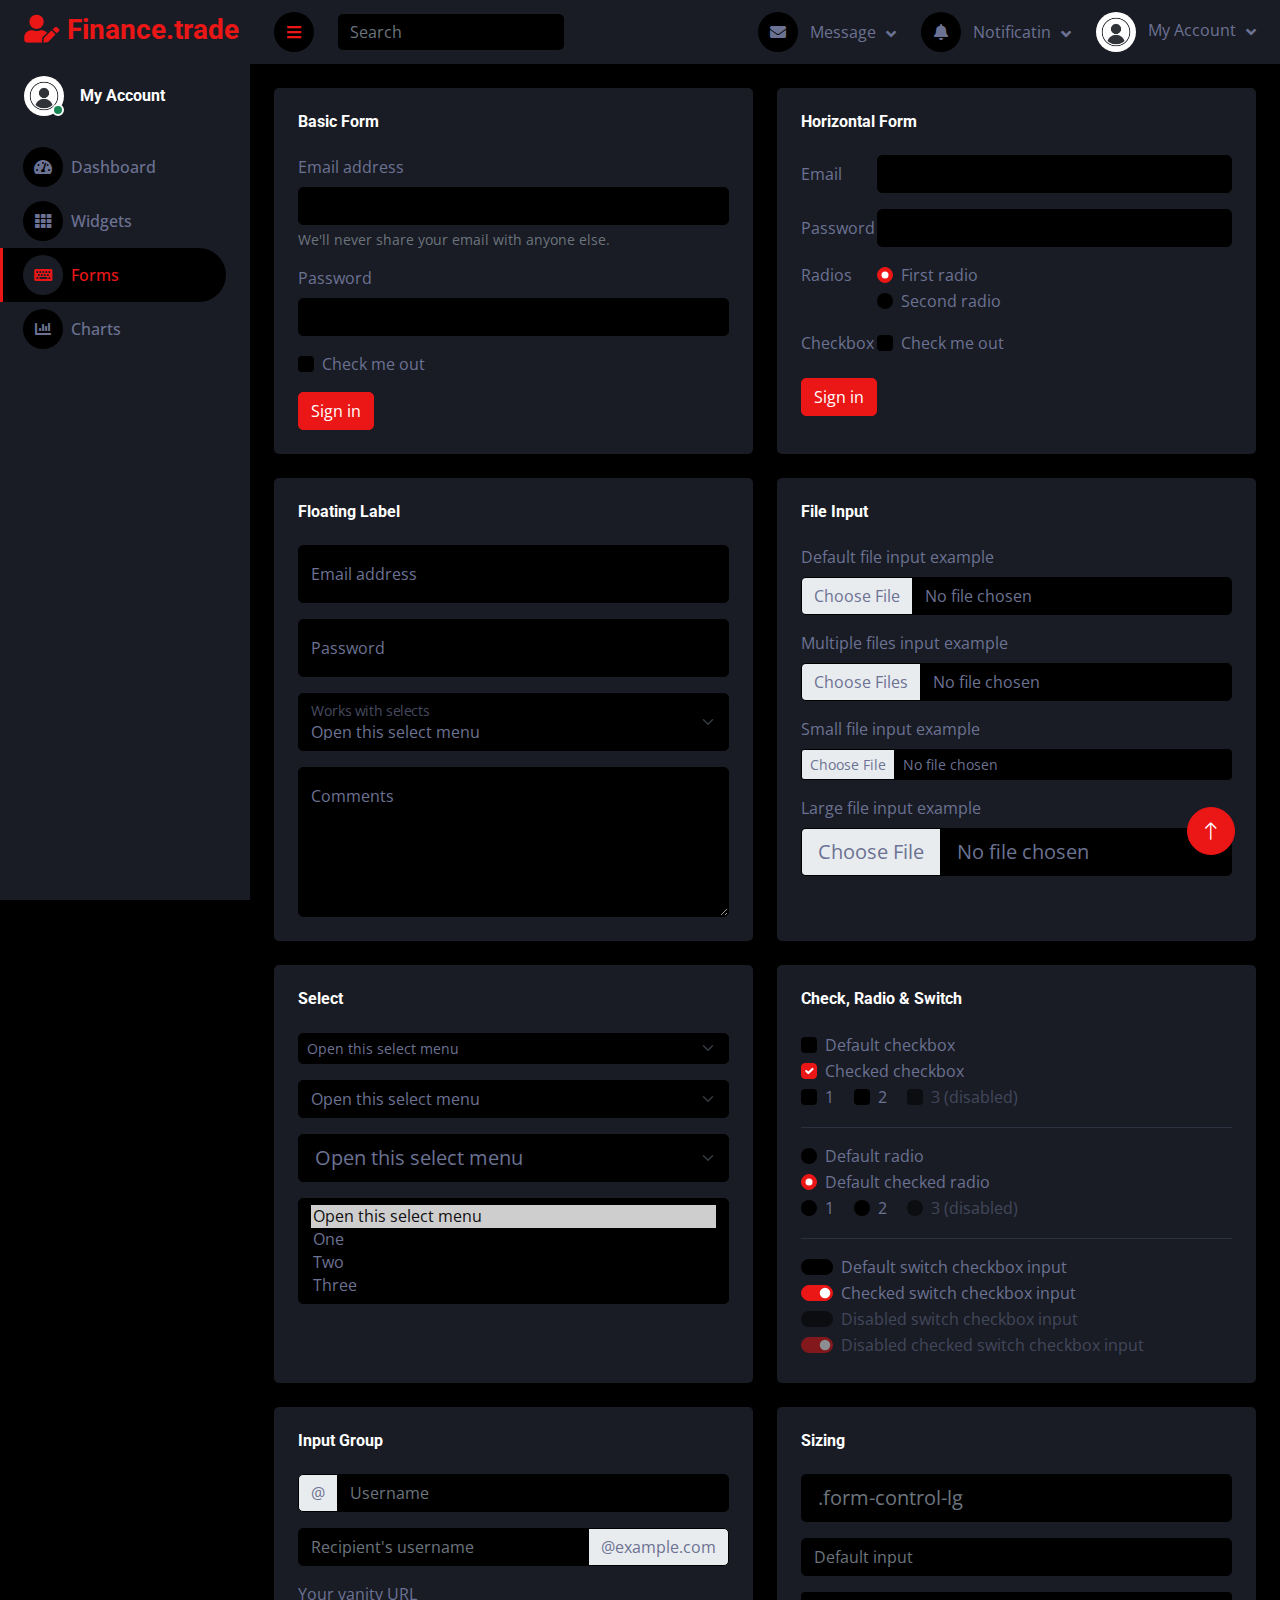
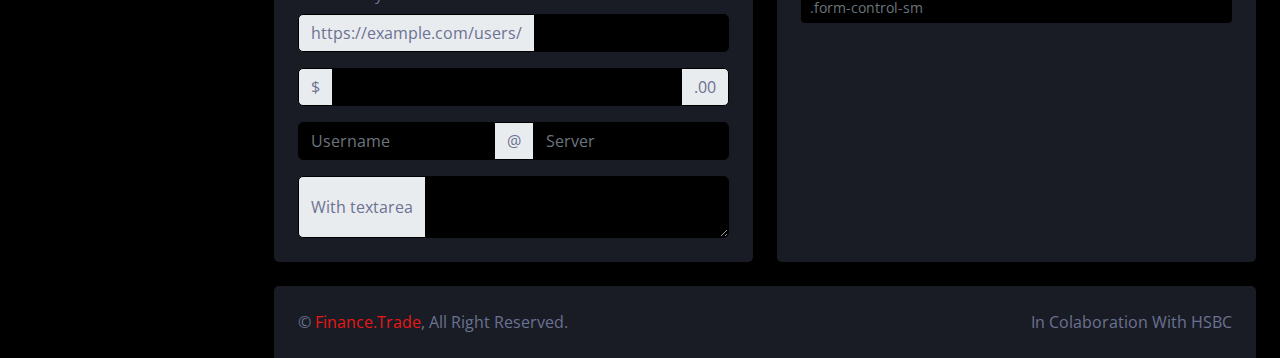
<file: form.html>
<!DOCTYPE html>
<html lang="en">

<head>
    <meta charset="utf-8">
    <title>Finance.Trade Forms</title>
    <meta content="width=device-width, initial-scale=1.0" name="viewport">
    <meta content="" name="keywords">
    <meta content="" name="description">

    <!-- Favicon -->
    <link rel="icon" type="image/x-icon" href="Favicon.jpg">

    <!-- Google Web Fonts -->
    <link rel="preconnect" href="https://fonts.googleapis.com">
    <link rel="preconnect" href="https://fonts.gstatic.com" crossorigin>
    <link href="https://fonts.googleapis.com/css2?family=Open+Sans:wght@400;600&family=Roboto:wght@500;700&display=swap" rel="stylesheet"> 
    
    <!-- Icon Font Stylesheet -->
    <link href="https://cdnjs.cloudflare.com/ajax/libs/font-awesome/5.10.0/css/all.min.css" rel="stylesheet">
    <link href="https://cdn.jsdelivr.net/npm/bootstrap-icons@1.4.1/font/bootstrap-icons.css" rel="stylesheet">

    <!-- Libraries Stylesheet -->
    <link href="lib/owlcarousel/assets/owl.carousel.min.css" rel="stylesheet">
    <link href="lib/tempusdominus/css/tempusdominus-bootstrap-4.min.css" rel="stylesheet" />

    <!-- Customized Bootstrap Stylesheet -->
    <link href="css/bootstrap.min.css" rel="stylesheet">

    <!-- Template Stylesheet -->
    <link href="css/style.css" rel="stylesheet">
</head>

<body>
    <div class="container-fluid position-relative d-flex p-0">
        <!-- Spinner Start -->
        <div id="spinner" class="show bg-dark position-fixed translate-middle w-100 vh-100 top-50 start-50 d-flex align-items-center justify-content-center">
            <div class="spinner-border text-primary" style="width: 3rem; height: 3rem;" role="status">
                <span class="sr-only">Loading...</span>
            </div>
        </div>
        <!-- Spinner End -->


        <!-- Sidebar Start -->
        <div class="sidebar pe-4 pb-3">
            <nav class="navbar bg-secondary navbar-dark">
                <a href="index.html" class="navbar-brand mx-4 mb-3">
                    <h3 class="text-primary"><i class="fa fa-user-edit me-2"></i>Finance.trade</h3>
                </a>
                <div class="d-flex align-items-center ms-4 mb-4">
                    <div class="position-relative">
                        <img class="rounded-circle" src="img/user.jpg" alt="" style="width: 40px; height: 40px;">
                        <div class="bg-success rounded-circle border border-2 border-white position-absolute end-0 bottom-0 p-1"></div>
                    </div>
                    <div class="ms-3">
                        <h6 class="mb-0">My Account</h6>
                    </div>
                </div>
                <div class="navbar-nav w-100">
                    <a href="index2.html" class="nav-item nav-link"><i class="fa fa-tachometer-alt me-2"></i>Dashboard</a>
                    <div class="nav-item dropdown">
                    </div>
                    <a href="widget.html" class="nav-item nav-link"><i class="fa fa-th me-2"></i>Widgets</a>
                    <a href="form.html" class="nav-item nav-link active"><i class="fa fa-keyboard me-2"></i>Forms</a>
                    <a href="chart.html" class="nav-item nav-link"><i class="fa fa-chart-bar me-2"></i>Charts</a>
                    <div class="nav-item dropdown">
                    </div>
                </div>
            </nav>
        </div>
        <!-- Sidebar End -->


        <!-- Content Start -->
        <div class="content">
            <!-- Navbar Start -->
            <nav class="navbar navbar-expand bg-secondary navbar-dark sticky-top px-4 py-0">
                <a href="index.html" class="navbar-brand d-flex d-lg-none me-4">
                    <h2 class="text-primary mb-0"><i class="fa fa-user-edit"></i></h2>
                </a>
                <a href="#" class="sidebar-toggler flex-shrink-0">
                    <i class="fa fa-bars"></i>
                </a>
                <form class="d-none d-md-flex ms-4">
                    <input class="form-control bg-dark border-0" type="search" placeholder="Search">
                </form>
            <div class="navbar-nav align-items-center ms-auto">
                    <div class="nav-item dropdown">
                        <a href="#" class="nav-link dropdown-toggle" data-bs-toggle="dropdown">
                            <i class="fa fa-envelope me-lg-2"></i>
                            <span class="d-none d-lg-inline-flex">Message</span>
                        </a>
                        <div class="dropdown-menu dropdown-menu-end bg-secondary border-0 rounded-0 rounded-bottom m-0">
                            <a href="#" class="dropdown-item">
                                <div class="d-flex align-items-center">
                                    <img class="rounded-circle" src="img/user.jpg" alt="" style="width: 40px; height: 40px;">
                                    <div class="ms-2">
                                        <h6 class="fw-normal mb-0">Finance.Trade sent you a message</h6>
                                        <small>15 minutes ago</small>
                                    </div>
                                </div>
                            </a>
                            <hr class="dropdown-divider">
                            <a href="#" class="dropdown-item">
                                <div class="d-flex align-items-center">
                                    <img class="rounded-circle" src="img/user.jpg" alt="" style="width: 40px; height: 40px;">
                                    <div class="ms-2">
                                        <h6 class="fw-normal mb-0">Finance.trade sent you a message</h6>
                                        <small>15 minutes ago</small>
                                    </div>
                                </div>
                            </a>
                            <hr class="dropdown-divider">
                            <a href="#" class="dropdown-item">
                                <div class="d-flex align-items-center">
                                    <img class="rounded-circle" src="img/user.jpg" alt="" style="width: 40px; height: 40px;">
                                    <div class="ms-2">
                                        <h6 class="fw-normal mb-0">Finance.Trade sent you a message</h6>
                                        <small>15 minutes ago</small>
                                    </div>
                                </div>
                            </a>
                            <hr class="dropdown-divider">
                            <a href="widget.html" class="dropdown-item text-center">See all message</a>
                        </div>
                    </div>
                    <div class="nav-item dropdown">
                        <a href="#" class="nav-link dropdown-toggle" data-bs-toggle="dropdown">
                            <i class="fa fa-bell me-lg-2"></i>
                            <span class="d-none d-lg-inline-flex">Notificatin</span>
                        </a>
                        <div class="dropdown-menu dropdown-menu-end bg-secondary border-0 rounded-0 rounded-bottom m-0">
                            <a href="#" class="dropdown-item">
                                <h6 class="fw-normal mb-0">Profile updated</h6>
                                <small>15 minutes ago</small>
                            </a>
                            <hr class="dropdown-divider">
                            <a href="widget.html" class="dropdown-item text-center">See all notifications</a>
                        </div>
                    </div>
                    <div class="nav-item dropdown">
                        <a href="#" class="nav-link dropdown-toggle" data-bs-toggle="dropdown">
                            <img class="rounded-circle me-lg-2" src="img/user.jpg" alt="" style="width: 40px; height: 40px;">
                            <span class="d-none d-lg-inline-flex">My Account</span>
                        </a>
                        <div class="dropdown-menu dropdown-menu-end bg-secondary border-0 rounded-0 rounded-bottom m-0">
                            <a href="signup.html" class="dropdown-item">Log Out</a>
                        </div>
                    </div>
                </div>
            </nav>
            <!-- Navbar End -->


            <!-- Form Start -->
            <div class="container-fluid pt-4 px-4">
                <div class="row g-4">
                    <div class="col-sm-12 col-xl-6">
                        <div class="bg-secondary rounded h-100 p-4">
                            <h6 class="mb-4">Basic Form</h6>
                            <form>
                                <div class="mb-3">
                                    <label for="exampleInputEmail1" class="form-label">Email address</label>
                                    <input type="email" class="form-control" id="exampleInputEmail1"
                                        aria-describedby="emailHelp">
                                    <div id="emailHelp" class="form-text">We'll never share your email with anyone else.
                                    </div>
                                </div>
                                <div class="mb-3">
                                    <label for="exampleInputPassword1" class="form-label">Password</label>
                                    <input type="password" class="form-control" id="exampleInputPassword1">
                                </div>
                                <div class="mb-3 form-check">
                                    <input type="checkbox" class="form-check-input" id="exampleCheck1">
                                    <label class="form-check-label" for="exampleCheck1">Check me out</label>
                                </div>
                                <button type="submit" class="btn btn-primary">Sign in</button>
                            </form>
                        </div>
                    </div>
                    <div class="col-sm-12 col-xl-6">
                        <div class="bg-secondary rounded h-100 p-4">
                            <h6 class="mb-4">Horizontal Form</h6>
                            <form>
                                <div class="row mb-3">
                                    <label for="inputEmail3" class="col-sm-2 col-form-label">Email</label>
                                    <div class="col-sm-10">
                                        <input type="email" class="form-control" id="inputEmail3">
                                    </div>
                                </div>
                                <div class="row mb-3">
                                    <label for="inputPassword3" class="col-sm-2 col-form-label">Password</label>
                                    <div class="col-sm-10">
                                        <input type="password" class="form-control" id="inputPassword3">
                                    </div>
                                </div>
                                <fieldset class="row mb-3">
                                    <legend class="col-form-label col-sm-2 pt-0">Radios</legend>
                                    <div class="col-sm-10">
                                        <div class="form-check">
                                            <input class="form-check-input" type="radio" name="gridRadios"
                                                id="gridRadios1" value="option1" checked>
                                            <label class="form-check-label" for="gridRadios1">
                                                First radio
                                            </label>
                                        </div>
                                        <div class="form-check">
                                            <input class="form-check-input" type="radio" name="gridRadios"
                                                id="gridRadios2" value="option2">
                                            <label class="form-check-label" for="gridRadios2">
                                                Second radio
                                            </label>
                                        </div>
                                    </div>
                                </fieldset>
                                <div class="row mb-3">
                                    <legend class="col-form-label col-sm-2 pt-0">Checkbox</legend>
                                    <div class="col-sm-10">
                                        <div class="form-check">
                                            <input class="form-check-input" type="checkbox" id="gridCheck1">
                                            <label class="form-check-label" for="gridCheck1">
                                                Check me out
                                            </label>
                                        </div>
                                    </div>
                                </div>
                                <button type="submit" class="btn btn-primary">Sign in</button>
                            </form>
                        </div>
                    </div>
                    <div class="col-sm-12 col-xl-6">
                        <div class="bg-secondary rounded h-100 p-4">
                            <h6 class="mb-4">Floating Label</h6>
                            <div class="form-floating mb-3">
                                <input type="email" class="form-control" id="floatingInput"
                                    placeholder="name@example.com">
                                <label for="floatingInput">Email address</label>
                            </div>
                            <div class="form-floating mb-3">
                                <input type="password" class="form-control" id="floatingPassword"
                                    placeholder="Password">
                                <label for="floatingPassword">Password</label>
                            </div>
                            <div class="form-floating mb-3">
                                <select class="form-select" id="floatingSelect"
                                    aria-label="Floating label select example">
                                    <option selected>Open this select menu</option>
                                    <option value="1">One</option>
                                    <option value="2">Two</option>
                                    <option value="3">Three</option>
                                </select>
                                <label for="floatingSelect">Works with selects</label>
                            </div>
                            <div class="form-floating">
                                <textarea class="form-control" placeholder="Leave a comment here"
                                    id="floatingTextarea" style="height: 150px;"></textarea>
                                <label for="floatingTextarea">Comments</label>
                            </div>
                        </div>
                    </div>
                    <div class="col-sm-12 col-xl-6">
                        <div class="bg-secondary rounded h-100 p-4">
                            <h6 class="mb-4">File Input</h6>
                            <div class="mb-3">
                                <label for="formFile" class="form-label">Default file input example</label>
                                <input class="form-control bg-dark" type="file" id="formFile">
                            </div>
                            <div class="mb-3">
                                <label for="formFileMultiple" class="form-label">Multiple files input example</label>
                                <input class="form-control bg-dark" type="file" id="formFileMultiple" multiple>
                            </div>
                            <div class="mb-3">
                                <label for="formFileSm" class="form-label">Small file input example</label>
                                <input class="form-control form-control-sm bg-dark" id="formFileSm" type="file">
                            </div>
                            <div>
                                <label for="formFileLg" class="form-label">Large file input example</label>
                                <input class="form-control form-control-lg bg-dark" id="formFileLg" type="file">
                            </div>
                        </div>
                    </div>
                    <div class="col-sm-12 col-xl-6">
                        <div class="bg-secondary rounded h-100 p-4">
                            <h6 class="mb-4">Select</h6>
                            <select class="form-select form-select-sm mb-3" aria-label=".form-select-sm example">
                                <option selected>Open this select menu</option>
                                <option value="1">One</option>
                                <option value="2">Two</option>
                                <option value="3">Three</option>
                            </select>
                            <select class="form-select mb-3" aria-label="Default select example">
                                <option selected>Open this select menu</option>
                                <option value="1">One</option>
                                <option value="2">Two</option>
                                <option value="3">Three</option>
                            </select>
                            <select class="form-select form-select-lg mb-3" aria-label=".form-select-lg example">
                                <option selected>Open this select menu</option>
                                <option value="1">One</option>
                                <option value="2">Two</option>
                                <option value="3">Three</option>
                            </select>
                            <select class="form-select" multiple aria-label="multiple select example">
                                <option selected>Open this select menu</option>
                                <option value="1">One</option>
                                <option value="2">Two</option>
                                <option value="3">Three</option>
                            </select>
                        </div>
                    </div>
                    <div class="col-sm-12 col-xl-6">
                        <div class="bg-secondary rounded h-100 p-4">
                            <h6 class="mb-4">Check, Radio & Switch</h6>
                            <div class="form-check">
                                <input class="form-check-input" type="checkbox" value="" id="flexCheckDefault">
                                <label class="form-check-label" for="flexCheckDefault">
                                    Default checkbox
                                </label>
                            </div>
                            <div class="form-check">
                                <input class="form-check-input" type="checkbox" value="" id="flexCheckChecked" checked>
                                <label class="form-check-label" for="flexCheckChecked">
                                    Checked checkbox
                                </label>
                            </div>
                            <div class="form-check form-check-inline">
                                <input class="form-check-input" type="checkbox" id="inlineCheckbox1" value="option1">
                                <label class="form-check-label" for="inlineCheckbox1">1</label>
                            </div>
                            <div class="form-check form-check-inline">
                                <input class="form-check-input" type="checkbox" id="inlineCheckbox2" value="option2">
                                <label class="form-check-label" for="inlineCheckbox2">2</label>
                            </div>
                            <div class="form-check form-check-inline">
                                <input class="form-check-input" type="checkbox" id="inlineCheckbox3" value="option3"
                                    disabled>
                                <label class="form-check-label" for="inlineCheckbox3">3 (disabled)</label>
                            </div>
                            <hr>
                            <div class="form-check">
                                <input class="form-check-input" type="radio" name="flexRadioDefault"
                                    id="flexRadioDefault1">
                                <label class="form-check-label" for="flexRadioDefault1">
                                    Default radio
                                </label>
                            </div>
                            <div class="form-check">
                                <input class="form-check-input" type="radio" name="flexRadioDefault"
                                    id="flexRadioDefault2" checked>
                                <label class="form-check-label" for="flexRadioDefault2">
                                    Default checked radio
                                </label>
                            </div>
                            <div class="form-check form-check-inline">
                                <input class="form-check-input" type="radio" name="inlineRadioOptions" id="inlineRadio1"
                                    value="option1">
                                <label class="form-check-label" for="inlineRadio1">1</label>
                            </div>
                            <div class="form-check form-check-inline">
                                <input class="form-check-input" type="radio" name="inlineRadioOptions" id="inlineRadio2"
                                    value="option2">
                                <label class="form-check-label" for="inlineRadio2">2</label>
                            </div>
                            <div class="form-check form-check-inline">
                                <input class="form-check-input" type="radio" name="inlineRadioOptions" id="inlineRadio3"
                                    value="option3" disabled>
                                <label class="form-check-label" for="inlineRadio3">3 (disabled)</label>
                            </div>
                            <hr>
                            <div class="form-check form-switch">
                                <input class="form-check-input" type="checkbox" role="switch"
                                    id="flexSwitchCheckDefault">
                                <label class="form-check-label" for="flexSwitchCheckDefault">Default switch checkbox
                                    input</label>
                            </div>
                            <div class="form-check form-switch">
                                <input class="form-check-input" type="checkbox" role="switch"
                                    id="flexSwitchCheckChecked" checked>
                                <label class="form-check-label" for="flexSwitchCheckChecked">Checked switch checkbox
                                    input</label>
                            </div>
                            <div class="form-check form-switch">
                                <input class="form-check-input" type="checkbox" role="switch"
                                    id="flexSwitchCheckDisabled" disabled>
                                <label class="form-check-label" for="flexSwitchCheckDisabled">Disabled switch checkbox
                                    input</label>
                            </div>
                            <div class="form-check form-switch">
                                <input class="form-check-input" type="checkbox" role="switch"
                                    id="flexSwitchCheckCheckedDisabled" checked disabled>
                                <label class="form-check-label" for="flexSwitchCheckCheckedDisabled">Disabled checked
                                    switch checkbox input</label>
                            </div>
                        </div>
                    </div>
                    <div class="col-sm-12 col-xl-6">
                        <div class="bg-secondary rounded h-100 p-4">
                            <h6 class="mb-4">Input Group</h6>
                            <div class="input-group mb-3">
                                <span class="input-group-text" id="basic-addon1">@</span>
                                <input type="text" class="form-control" placeholder="Username" aria-label="Username"
                                    aria-describedby="basic-addon1">
                            </div>
                            <div class="input-group mb-3">
                                <input type="text" class="form-control" placeholder="Recipient's username"
                                    aria-label="Recipient's username" aria-describedby="basic-addon2">
                                <span class="input-group-text" id="basic-addon2">@example.com</span>
                            </div>
                            <label for="basic-url" class="form-label">Your vanity URL</label>
                            <div class="input-group mb-3">
                                <span class="input-group-text" id="basic-addon3">https://example.com/users/</span>
                                <input type="text" class="form-control" id="basic-url" aria-describedby="basic-addon3">
                            </div>
                            <div class="input-group mb-3">
                                <span class="input-group-text">$</span>
                                <input type="text" class="form-control" aria-label="Amount (to the nearest dollar)">
                                <span class="input-group-text">.00</span>
                            </div>
                            <div class="input-group mb-3">
                                <input type="text" class="form-control" placeholder="Username" aria-label="Username">
                                <span class="input-group-text">@</span>
                                <input type="text" class="form-control" placeholder="Server" aria-label="Server">
                            </div>
                            <div class="input-group">
                                <span class="input-group-text">With textarea</span>
                                <textarea class="form-control" aria-label="With textarea"></textarea>
                            </div>
                        </div>
                    </div>
                    <div class="col-sm-12 col-xl-6">
                        <div class="bg-secondary rounded h-100 p-4">
                            <h6 class="mb-4">Sizing</h6>
                            <input class="form-control form-control-lg mb-3" type="text" placeholder=".form-control-lg"
                                aria-label=".form-control-lg example">
                            <input class="form-control mb-3" type="text" placeholder="Default input"
                                aria-label="default input example">
                            <input class="form-control form-control-sm" type="text" placeholder=".form-control-sm"
                                aria-label=".form-control-sm example">
                        </div>
                    </div>
                </div>
            </div>
            <!-- Form End -->


            <!-- Footer Start -->
            <div class="container-fluid pt-4 px-4">
                <div class="bg-secondary rounded-top p-4">
                    <div class="row">
                        <div class="col-12 col-sm-6 text-center text-sm-start">
                            &copy; <a href="#">Finance.Trade</a>, All Right Reserved. 
                        </div>
                           <div class="col-12 col-sm-6 text-center text-sm-end">
                            <!--/*** This template is free as long as you keep the footer author’s credit link/attribution link/backlink. If you'd like to use the template without the footer author’s credit link/attribution link/backlink, you can purchase the Credit Removal License from "https://htmlcodex.com/credit-removal". Thank you for your support. ***/-->
                            In Colaboration With HSBC
                        </div>
                        </div>
                    </div>
                </div>
            </div>
            <!-- Footer End -->
        </div>
        <!-- Content End -->


        <!-- Back to Top -->
        <a href="#" class="btn btn-lg btn-primary btn-lg-square back-to-top"><i class="bi bi-arrow-up"></i></a>
    </div>

    <!-- JavaScript Libraries -->
    <script src="https://code.jquery.com/jquery-3.4.1.min.js"></script>
    <script src="https://cdn.jsdelivr.net/npm/bootstrap@5.0.0/dist/js/bootstrap.bundle.min.js"></script>
    <script src="lib/chart/chart.min.js"></script>
    <script src="lib/easing/easing.min.js"></script>
    <script src="lib/waypoints/waypoints.min.js"></script>
    <script src="lib/owlcarousel/owl.carousel.min.js"></script>
    <script src="lib/tempusdominus/js/moment.min.js"></script>
    <script src="lib/tempusdominus/js/moment-timezone.min.js"></script>
    <script src="lib/tempusdominus/js/tempusdominus-bootstrap-4.min.js"></script>

    <!-- Template Javascript -->
    <script src="js/main.js"></script>
</body>

</html>
</file>
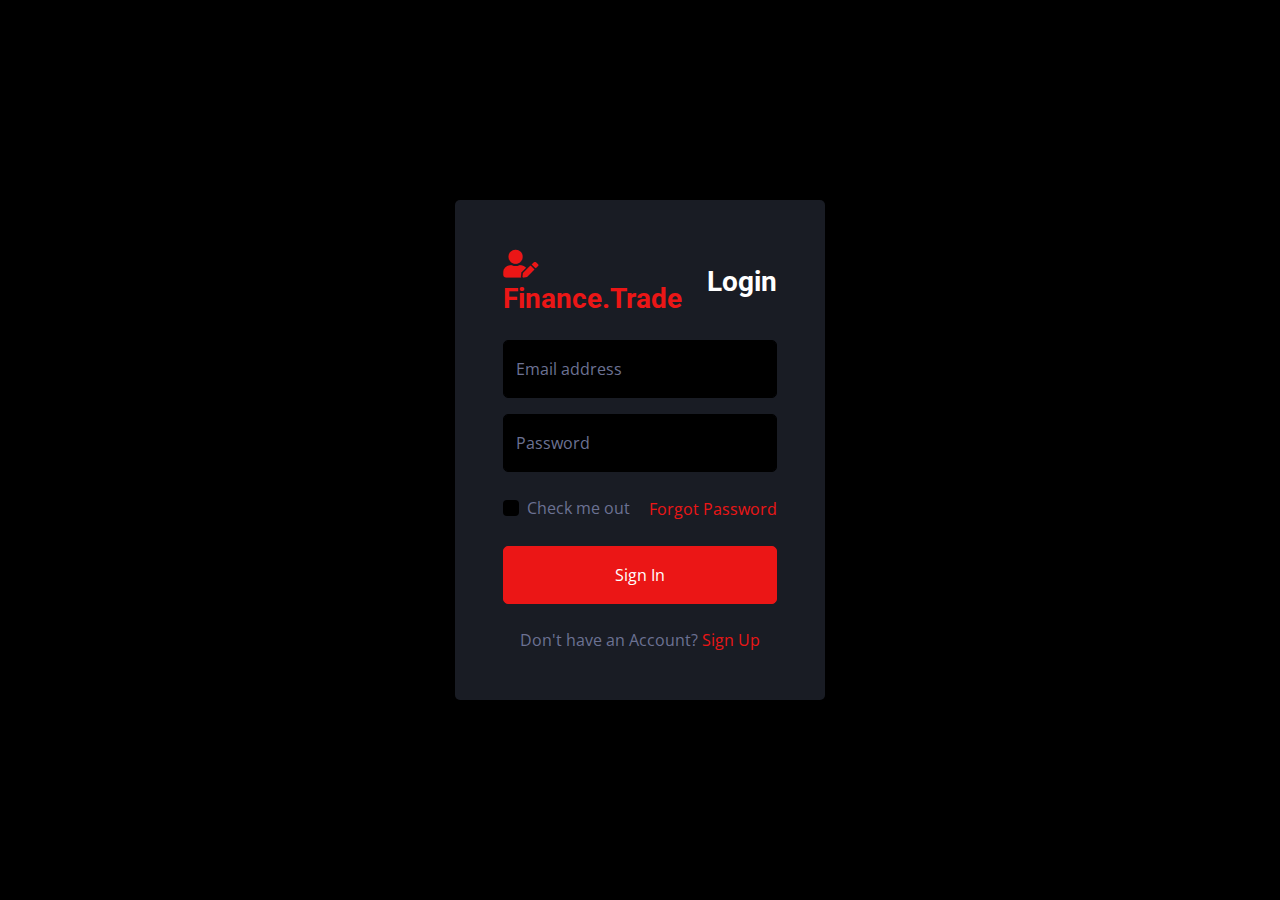
<file: signin.html>
<!DOCTYPE html>
<html lang="en">

<head>
    <meta charset="utf-8">
    <title>Finance.trade Login</title>
    <meta content="width=device-width, initial-scale=1.0" name="viewport">
    <meta content="" name="keywords">
    <meta content="" name="description">

    <!-- Favicon -->
    <link rel="icon" type="image/x-icon" href="Favicon.jpg">

    <!-- Google Web Fonts -->
    <link rel="preconnect" href="https://fonts.googleapis.com">
    <link rel="preconnect" href="https://fonts.gstatic.com" crossorigin>
    <link href="https://fonts.googleapis.com/css2?family=Open+Sans:wght@400;600&family=Roboto:wght@500;700&display=swap" rel="stylesheet"> 
    
    <!-- Icon Font Stylesheet -->
    <link href="https://cdnjs.cloudflare.com/ajax/libs/font-awesome/5.10.0/css/all.min.css" rel="stylesheet">
    <link href="https://cdn.jsdelivr.net/npm/bootstrap-icons@1.4.1/font/bootstrap-icons.css" rel="stylesheet">

    <!-- Libraries Stylesheet -->
    <link href="lib/owlcarousel/assets/owl.carousel.min.css" rel="stylesheet">
    <link href="lib/tempusdominus/css/tempusdominus-bootstrap-4.min.css" rel="stylesheet" />

    <!-- Customized Bootstrap Stylesheet -->
    <link href="css/bootstrap.min.css" rel="stylesheet">

    <!-- Template Stylesheet -->
    <link href="css/style.css" rel="stylesheet">
</head>

<body>
    <div class="container-fluid position-relative d-flex p-0">
        <!-- Spinner Start -->
        <div id="spinner" class="show bg-dark position-fixed translate-middle w-100 vh-100 top-50 start-50 d-flex align-items-center justify-content-center">
            <div class="spinner-border text-primary" style="width: 3rem; height: 3rem;" role="status">
                <span class="sr-only">Loading...</span>
            </div>
        </div>
        <!-- Spinner End -->


        <!-- Sign In Start -->
        <div class="container-fluid">
            <div class="row h-100 align-items-center justify-content-center" style="min-height: 100vh;">
                <div class="col-12 col-sm-8 col-md-6 col-lg-5 col-xl-4">
                    <div class="bg-secondary rounded p-4 p-sm-5 my-4 mx-3">
                        <div class="d-flex align-items-center justify-content-between mb-3">
                            <a href="" class="">
                                <h3 class="text-primary"><i class="fa fa-user-edit me-2"></i>Finance.Trade</h3>
                            </a>
                            <h3>Login</h3>
                        </div>
                        <div class="form-floating mb-3">
                            <input type="email" class="form-control" id="floatingInput" placeholder="name@example.com">
                            <label for="floatingInput">Email address</label>
                        </div>
                        <div class="form-floating mb-4">
                            <input type="password" class="form-control" id="floatingPassword" placeholder="Password">
                            <label for="floatingPassword">Password</label>
                        </div>
                        <div class="d-flex align-items-center justify-content-between mb-4">
                            <div class="form-check">
                                <input type="checkbox" class="form-check-input" id="exampleCheck1">
                                <label class="form-check-label" for="exampleCheck1">Check me out</label>
                            </div>
                            <a href="">Forgot Password</a>
                        </div>
                        <a href="index2.html" button type="submit" class="btn btn-primary py-3 w-100 mb-4">Sign In</a>
                        <p class="text-center mb-0">Don't have an Account? <a href="signup.html">Sign Up</a></p>
                    </div>
                </div>
            </div>
        </div>
        <!-- Sign In End -->
    </div>

    <!-- JavaScript Libraries -->
    <script src="https://code.jquery.com/jquery-3.4.1.min.js"></script>
    <script src="https://cdn.jsdelivr.net/npm/bootstrap@5.0.0/dist/js/bootstrap.bundle.min.js"></script>
    <script src="lib/chart/chart.min.js"></script>
    <script src="lib/easing/easing.min.js"></script>
    <script src="lib/waypoints/waypoints.min.js"></script>
    <script src="lib/owlcarousel/owl.carousel.min.js"></script>
    <script src="lib/tempusdominus/js/moment.min.js"></script>
    <script src="lib/tempusdominus/js/moment-timezone.min.js"></script>
    <script src="lib/tempusdominus/js/tempusdominus-bootstrap-4.min.js"></script>

    <!-- Template Javascript -->
    <script src="js/main.js"></script>
</body>

</html>
</file>
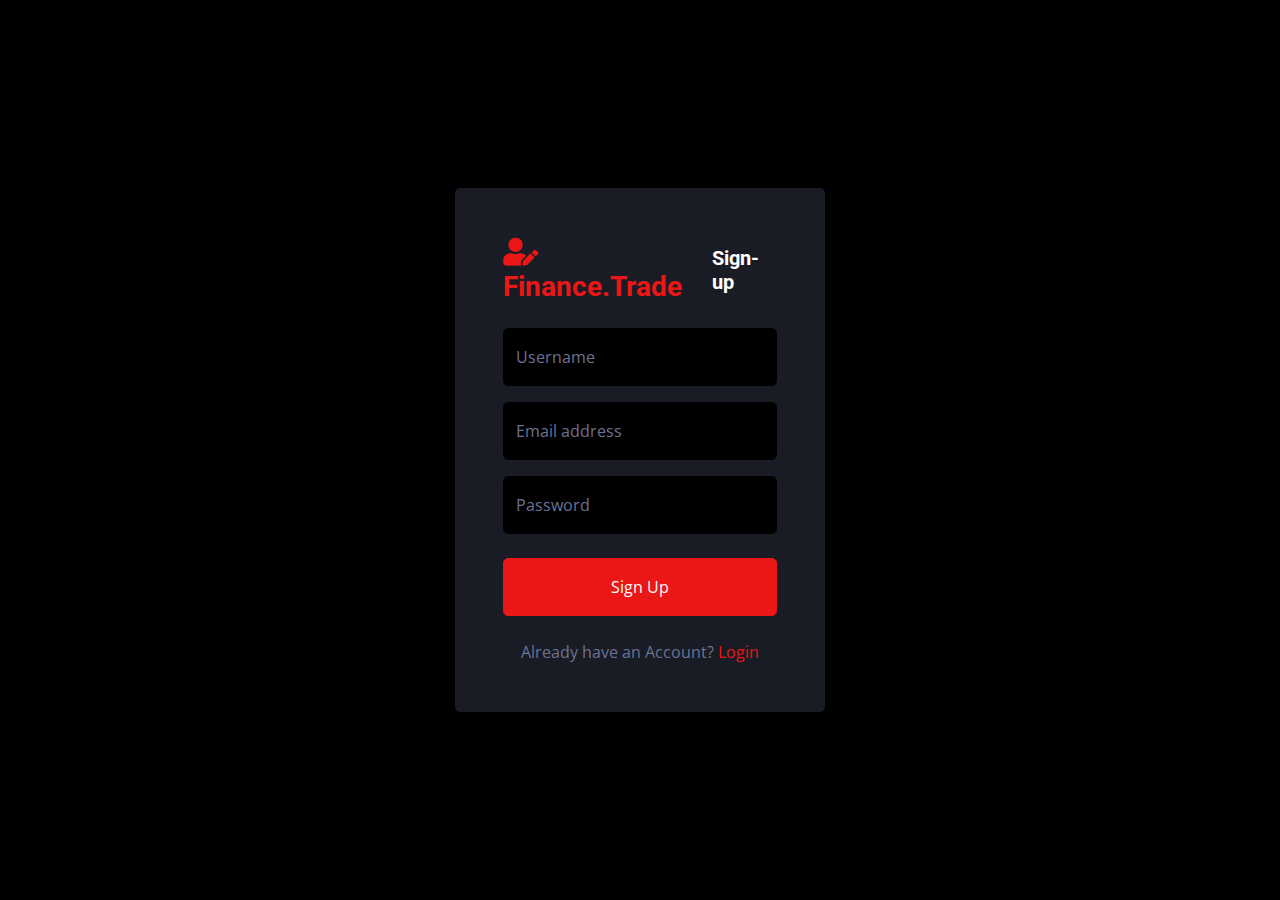
<file: signup.html>
<!DOCTYPE html>
<html lang="en">

<head>
    <meta charset="utf-8">
    <title>Finance.Trade Sign-Up</title>
    <meta content="width=device-width, initial-scale=1.0" name="viewport">
    <meta content="" name="keywords">
    <meta content="" name="description">

    <!-- Favicon -->
    <link rel="icon" type="image/x-icon" href="Favicon.jpg">

    <!-- Google Web Fonts -->
    <link rel="preconnect" href="https://fonts.googleapis.com">
    <link rel="preconnect" href="https://fonts.gstatic.com" crossorigin>
    <link href="https://fonts.googleapis.com/css2?family=Open+Sans:wght@400;600&family=Roboto:wght@500;700&display=swap" rel="stylesheet"> 
    
    <!-- Icon Font Stylesheet -->
    <link href="https://cdnjs.cloudflare.com/ajax/libs/font-awesome/5.10.0/css/all.min.css" rel="stylesheet">
    <link href="https://cdn.jsdelivr.net/npm/bootstrap-icons@1.4.1/font/bootstrap-icons.css" rel="stylesheet">

    <!-- Libraries Stylesheet -->
    <link href="lib/owlcarousel/assets/owl.carousel.min.css" rel="stylesheet">
    <link href="lib/tempusdominus/css/tempusdominus-bootstrap-4.min.css" rel="stylesheet" />

    <!-- Customized Bootstrap Stylesheet -->
    <link href="css/bootstrap.min.css" rel="stylesheet">

    <!-- Template Stylesheet -->
    <link href="css/style.css" rel="stylesheet">
</head>

<body>
    <div class="container-fluid position-relative d-flex p-0">
        <!-- Spinner Start -->
        <div id="spinner" class="show bg-dark position-fixed translate-middle w-100 vh-100 top-50 start-50 d-flex align-items-center justify-content-center">
            <div class="spinner-border text-primary" style="width: 3rem; height: 3rem;" role="status">
                <span class="sr-only">Loading...</span>
            </div>
        </div>
        <!-- Spinner End -->


        <!-- Sign Up Start -->
        <div class="container-fluid">
            <div class="row h-100 align-items-center justify-content-center" style="min-height: 100vh;">
                <div class="col-12 col-sm-8 col-md-6 col-lg-5 col-xl-4">
                    <div class="bg-secondary rounded p-4 p-sm-5 my-4 mx-3">
                        <div class="d-flex align-items-center justify-content-between mb-3">
                            <a href="" class="">
                                <h3 class="text-primary"><i class="fa fa-user-edit me-2"></i>Finance.Trade</h3>
                            </a>
                            <h5>Sign-up</h5>
                        </div>
                        <div class="form-floating mb-3">
                            <input type="text" class="form-control" id="floatingText" placeholder="jhondoe">
                            <label for="floatingText">Username</label>
                        </div>
                        <div class="form-floating mb-3">
                            <input type="email" class="form-control" id="floatingInput" placeholder="name@example.com">
                            <label for="floatingInput">Email address</label>
                        </div>
                        <div class="form-floating mb-4">
                            <input type="password" class="form-control" id="floatingPassword" placeholder="Password">
                            <label for="floatingPassword">Password</label>
                        </div>
                        <a href="index2.html" button  type="submit" class="btn btn-primary py-3 w-100 mb-4">Sign Up
                        </a>
                        <p class="text-center mb-0">Already have an Account? <a href="signin.html">Login</a></p>
                    </div>
                </div>
            </div>
        </div>
        <!-- Sign Up End -->
    </div>

    <!-- JavaScript Libraries -->
    <script src="https://code.jquery.com/jquery-3.4.1.min.js"></script>
    <script src="https://cdn.jsdelivr.net/npm/bootstrap@5.0.0/dist/js/bootstrap.bundle.min.js"></script>
    <script src="lib/chart/chart.min.js"></script>
    <script src="lib/easing/easing.min.js"></script>
    <script src="lib/waypoints/waypoints.min.js"></script>
    <script src="lib/owlcarousel/owl.carousel.min.js"></script>
    <script src="lib/tempusdominus/js/moment.min.js"></script>
    <script src="lib/tempusdominus/js/moment-timezone.min.js"></script>
    <script src="lib/tempusdominus/js/tempusdominus-bootstrap-4.min.js"></script>

    <!-- Template Javascript -->
    <script src="js/main.js"></script>
</body>

</html>
</file>
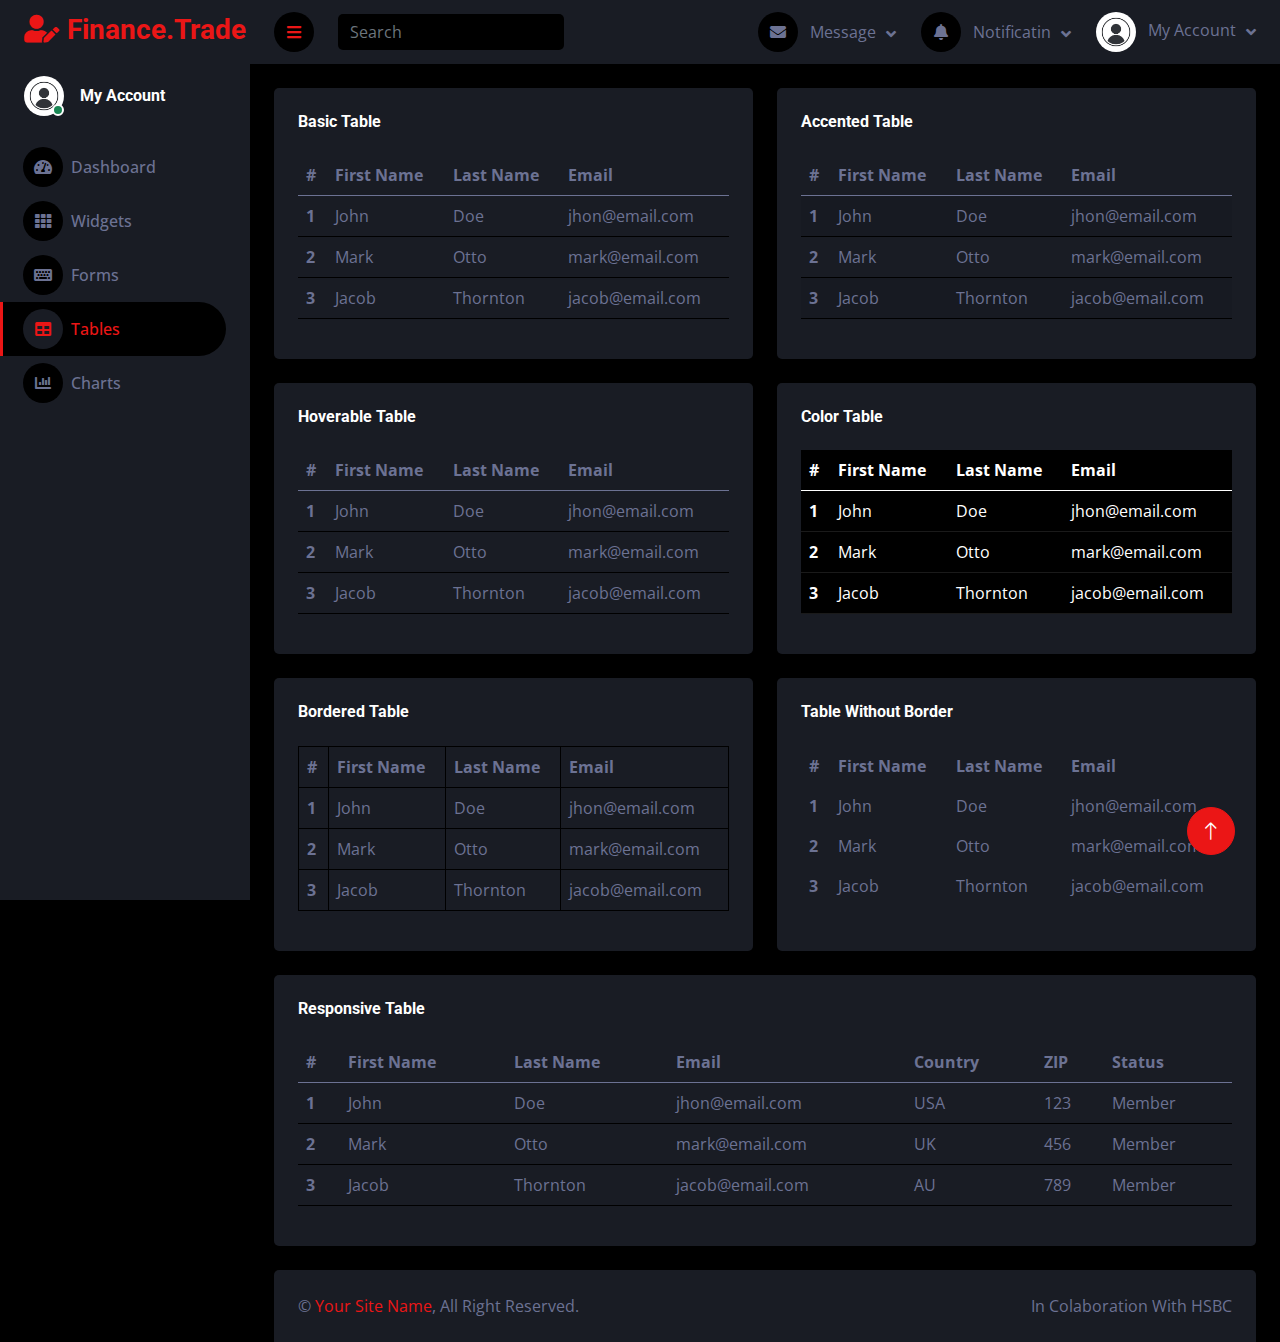
<file: table.html>
<!DOCTYPE html>
<html lang="en">

<head>
    <meta charset="utf-8">
    <title>DarkPan - Bootstrap 5 Admin Template</title>
    <meta content="width=device-width, initial-scale=1.0" name="viewport">
    <meta content="" name="keywords">
    <meta content="" name="description">

    <!-- Favicon -->
    <link rel="icon" type="image/x-icon" href="Favicon.jpg">

    <!-- Google Web Fonts -->
    <link rel="preconnect" href="https://fonts.googleapis.com">
    <link rel="preconnect" href="https://fonts.gstatic.com" crossorigin>
    <link href="https://fonts.googleapis.com/css2?family=Open+Sans:wght@400;600&family=Roboto:wght@500;700&display=swap" rel="stylesheet"> 
    
    <!-- Icon Font Stylesheet -->
    <link href="https://cdnjs.cloudflare.com/ajax/libs/font-awesome/5.10.0/css/all.min.css" rel="stylesheet">
    <link href="https://cdn.jsdelivr.net/npm/bootstrap-icons@1.4.1/font/bootstrap-icons.css" rel="stylesheet">

    <!-- Libraries Stylesheet -->
    <link href="lib/owlcarousel/assets/owl.carousel.min.css" rel="stylesheet">
    <link href="lib/tempusdominus/css/tempusdominus-bootstrap-4.min.css" rel="stylesheet" />

    <!-- Customized Bootstrap Stylesheet -->
    <link href="css/bootstrap.min.css" rel="stylesheet">

    <!-- Template Stylesheet -->
    <link href="css/style.css" rel="stylesheet">
</head>

<body>
    <div class="container-fluid position-relative d-flex p-0">
        <!-- Spinner Start -->
        <div id="spinner" class="show bg-dark position-fixed translate-middle w-100 vh-100 top-50 start-50 d-flex align-items-center justify-content-center">
            <div class="spinner-border text-primary" style="width: 3rem; height: 3rem;" role="status">
                <span class="sr-only">Loading...</span>
            </div>
        </div>
        <!-- Spinner End -->


        <!-- Sidebar Start -->
        <div class="sidebar pe-4 pb-3">
            <nav class="navbar bg-secondary navbar-dark">
                <a href="index.html" class="navbar-brand mx-4 mb-3">
                    <h3 class="text-primary"><i class="fa fa-user-edit me-2"></i>Finance.Trade</h3>
                </a>
                <div class="d-flex align-items-center ms-4 mb-4">
                    <div class="position-relative">
                        <img class="rounded-circle" src="img/user.jpg" alt="" style="width: 40px; height: 40px;">
                        <div class="bg-success rounded-circle border border-2 border-white position-absolute end-0 bottom-0 p-1"></div>
                    </div>
                    <div class="ms-3">
                        <h6 class="mb-0">My Account</h6>
                    </div>
                </div>
                <div class="navbar-nav w-100">
                    <a href="index2.html" class="nav-item nav-link"><i class="fa fa-tachometer-alt me-2"></i>Dashboard</a>
                    <div class="nav-item dropdown">
                    <a href="widget.html" class="nav-item nav-link"><i class="fa fa-th me-2"></i>Widgets</a>
                    <a href="form.html" class="nav-item nav-link"><i class="fa fa-keyboard me-2"></i>Forms</a>
                    <a href="table.html" class="nav-item nav-link active"><i class="fa fa-table me-2"></i>Tables</a>
                    <a href="chart.html" class="nav-item nav-link"><i class="fa fa-chart-bar me-2"></i>Charts</a>
                    <div class="nav-item dropdown">
                    </div>
                </div>
            </nav>
        </div>
        <!-- Sidebar End -->


        <!-- Content Start -->
        <div class="content">
            <!-- Navbar Start -->
            <nav class="navbar navbar-expand bg-secondary navbar-dark sticky-top px-4 py-0">
                <a href="index.html" class="navbar-brand d-flex d-lg-none me-4">
                    <h2 class="text-primary mb-0"><i class="fa fa-user-edit"></i></h2>
                </a>
                <a href="#" class="sidebar-toggler flex-shrink-0">
                    <i class="fa fa-bars"></i>
                </a>
                <form class="d-none d-md-flex ms-4">
                    <input class="form-control bg-dark border-0" type="search" placeholder="Search">
                </form>
                <div class="navbar-nav align-items-center ms-auto">
                    <div class="nav-item dropdown">
                        <a href="#" class="nav-link dropdown-toggle" data-bs-toggle="dropdown">
                            <i class="fa fa-envelope me-lg-2"></i>
                            <span class="d-none d-lg-inline-flex">Message</span>
                        </a>
                        <div class="dropdown-menu dropdown-menu-end bg-secondary border-0 rounded-0 rounded-bottom m-0">
                            <a href="#" class="dropdown-item">
                                <div class="d-flex align-items-center">
                                    <img class="rounded-circle" src="img/user.jpg" alt="" style="width: 40px; height: 40px;">
                                    <div class="ms-2">
                                        <h6 class="fw-normal mb-0">Finance.Trade sent you a message</h6>
                                        <small>15 minutes ago</small>
                                    </div>
                                </div>
                            </a>
                            <hr class="dropdown-divider">
                            <a href="#" class="dropdown-item">
                                <div class="d-flex align-items-center">
                                    <img class="rounded-circle" src="img/user.jpg" alt="" style="width: 40px; height: 40px;">
                                    <div class="ms-2">
                                        <h6 class="fw-normal mb-0">Finance.trade sent you a message</h6>
                                        <small>15 minutes ago</small>
                                    </div>
                                </div>
                            </a>
                            <hr class="dropdown-divider">
                            <a href="#" class="dropdown-item">
                                <div class="d-flex align-items-center">
                                    <img class="rounded-circle" src="img/user.jpg" alt="" style="width: 40px; height: 40px;">
                                    <div class="ms-2">
                                        <h6 class="fw-normal mb-0">Finance.Trade sent you a message</h6>
                                        <small>15 minutes ago</small>
                                    </div>
                                </div>
                            </a>
                            <hr class="dropdown-divider">
                            <a href="widget.html" class="dropdown-item text-center">See all message</a>
                        </div>
                    </div>
                    <div class="nav-item dropdown">
                        <a href="#" class="nav-link dropdown-toggle" data-bs-toggle="dropdown">
                            <i class="fa fa-bell me-lg-2"></i>
                            <span class="d-none d-lg-inline-flex">Notificatin</span>
                        </a>
                        <div class="dropdown-menu dropdown-menu-end bg-secondary border-0 rounded-0 rounded-bottom m-0">
                            <a href="#" class="dropdown-item">
                                <h6 class="fw-normal mb-0">Profile updated</h6>
                                <small>15 minutes ago</small>
                            </a>
                            <hr class="dropdown-divider">
                            <a href="widget.html" class="dropdown-item text-center">See all notifications</a>
                        </div>
                    </div>
                    <div class="nav-item dropdown">
                        <a href="#" class="nav-link dropdown-toggle" data-bs-toggle="dropdown">
                            <img class="rounded-circle me-lg-2" src="img/user.jpg" alt="" style="width: 40px; height: 40px;">
                            <span class="d-none d-lg-inline-flex">My Account</span>
                        </a>
                        <div class="dropdown-menu dropdown-menu-end bg-secondary border-0 rounded-0 rounded-bottom m-0">
                            <a href="signup.html" class="dropdown-item">Log Out</a>
                        </div>
                    </div>
                </div>
            </nav>
            <!-- Navbar End -->


            <!-- Table Start -->
            <div class="container-fluid pt-4 px-4">
                <div class="row g-4">
                    <div class="col-sm-12 col-xl-6">
                        <div class="bg-secondary rounded h-100 p-4">
                            <h6 class="mb-4">Basic Table</h6>
                            <table class="table">
                                <thead>
                                    <tr>
                                        <th scope="col">#</th>
                                        <th scope="col">First Name</th>
                                        <th scope="col">Last Name</th>
                                        <th scope="col">Email</th>
                                    </tr>
                                </thead>
                                <tbody>
                                    <tr>
                                        <th scope="row">1</th>
                                        <td>John</td>
                                        <td>Doe</td>
                                        <td>jhon@email.com</td>
                                    </tr>
                                    <tr>
                                        <th scope="row">2</th>
                                        <td>Mark</td>
                                        <td>Otto</td>
                                        <td>mark@email.com</td>
                                    </tr>
                                    <tr>
                                        <th scope="row">3</th>
                                        <td>Jacob</td>
                                        <td>Thornton</td>
                                        <td>jacob@email.com</td>
                                    </tr>
                                </tbody>
                            </table>
                        </div>
                    </div>
                    <div class="col-sm-12 col-xl-6">
                        <div class="bg-secondary rounded h-100 p-4">
                            <h6 class="mb-4">Accented Table</h6>
                            <table class="table table-striped">
                                <thead>
                                    <tr>
                                        <th scope="col">#</th>
                                        <th scope="col">First Name</th>
                                        <th scope="col">Last Name</th>
                                        <th scope="col">Email</th>
                                    </tr>
                                </thead>
                                <tbody>
                                    <tr>
                                        <th scope="row">1</th>
                                        <td>John</td>
                                        <td>Doe</td>
                                        <td>jhon@email.com</td>
                                    </tr>
                                    <tr>
                                        <th scope="row">2</th>
                                        <td>Mark</td>
                                        <td>Otto</td>
                                        <td>mark@email.com</td>
                                    </tr>
                                    <tr>
                                        <th scope="row">3</th>
                                        <td>Jacob</td>
                                        <td>Thornton</td>
                                        <td>jacob@email.com</td>
                                    </tr>
                                </tbody>
                            </table>
                        </div>
                    </div>
                    <div class="col-sm-12 col-xl-6">
                        <div class="bg-secondary rounded h-100 p-4">
                            <h6 class="mb-4">Hoverable Table</h6>
                            <table class="table table-hover">
                                <thead>
                                    <tr>
                                        <th scope="col">#</th>
                                        <th scope="col">First Name</th>
                                        <th scope="col">Last Name</th>
                                        <th scope="col">Email</th>
                                    </tr>
                                </thead>
                                <tbody>
                                    <tr>
                                        <th scope="row">1</th>
                                        <td>John</td>
                                        <td>Doe</td>
                                        <td>jhon@email.com</td>
                                    </tr>
                                    <tr>
                                        <th scope="row">2</th>
                                        <td>Mark</td>
                                        <td>Otto</td>
                                        <td>mark@email.com</td>
                                    </tr>
                                    <tr>
                                        <th scope="row">3</th>
                                        <td>Jacob</td>
                                        <td>Thornton</td>
                                        <td>jacob@email.com</td>
                                    </tr>
                                </tbody>
                            </table>
                        </div>
                    </div>
                    <div class="col-sm-12 col-xl-6">
                        <div class="bg-secondary rounded h-100 p-4">
                            <h6 class="mb-4">Color Table</h6>
                            <table class="table table-dark">
                                <thead>
                                    <tr>
                                        <th scope="col">#</th>
                                        <th scope="col">First Name</th>
                                        <th scope="col">Last Name</th>
                                        <th scope="col">Email</th>
                                    </tr>
                                </thead>
                                <tbody>
                                    <tr>
                                        <th scope="row">1</th>
                                        <td>John</td>
                                        <td>Doe</td>
                                        <td>jhon@email.com</td>
                                    </tr>
                                    <tr>
                                        <th scope="row">2</th>
                                        <td>Mark</td>
                                        <td>Otto</td>
                                        <td>mark@email.com</td>
                                    </tr>
                                    <tr>
                                        <th scope="row">3</th>
                                        <td>Jacob</td>
                                        <td>Thornton</td>
                                        <td>jacob@email.com</td>
                                    </tr>
                                </tbody>
                            </table>
                        </div>
                    </div>
                    <div class="col-sm-12 col-xl-6">
                        <div class="bg-secondary rounded h-100 p-4">
                            <h6 class="mb-4">Bordered Table</h6>
                            <table class="table table-bordered">
                                <thead>
                                    <tr>
                                        <th scope="col">#</th>
                                        <th scope="col">First Name</th>
                                        <th scope="col">Last Name</th>
                                        <th scope="col">Email</th>
                                    </tr>
                                </thead>
                                <tbody>
                                    <tr>
                                        <th scope="row">1</th>
                                        <td>John</td>
                                        <td>Doe</td>
                                        <td>jhon@email.com</td>
                                    </tr>
                                    <tr>
                                        <th scope="row">2</th>
                                        <td>Mark</td>
                                        <td>Otto</td>
                                        <td>mark@email.com</td>
                                    </tr>
                                    <tr>
                                        <th scope="row">3</th>
                                        <td>Jacob</td>
                                        <td>Thornton</td>
                                        <td>jacob@email.com</td>
                                    </tr>
                                </tbody>
                            </table>
                        </div>
                    </div>
                    <div class="col-sm-12 col-xl-6">
                        <div class="bg-secondary rounded h-100 p-4">
                            <h6 class="mb-4">Table Without Border</h6>
                            <table class="table table-borderless">
                                <thead>
                                    <tr>
                                        <th scope="col">#</th>
                                        <th scope="col">First Name</th>
                                        <th scope="col">Last Name</th>
                                        <th scope="col">Email</th>
                                    </tr>
                                </thead>
                                <tbody>
                                    <tr>
                                        <th scope="row">1</th>
                                        <td>John</td>
                                        <td>Doe</td>
                                        <td>jhon@email.com</td>
                                    </tr>
                                    <tr>
                                        <th scope="row">2</th>
                                        <td>Mark</td>
                                        <td>Otto</td>
                                        <td>mark@email.com</td>
                                    </tr>
                                    <tr>
                                        <th scope="row">3</th>
                                        <td>Jacob</td>
                                        <td>Thornton</td>
                                        <td>jacob@email.com</td>
                                    </tr>
                                </tbody>
                            </table>
                        </div>
                    </div>
                    <div class="col-12">
                        <div class="bg-secondary rounded h-100 p-4">
                            <h6 class="mb-4">Responsive Table</h6>
                            <div class="table-responsive">
                                <table class="table">
                                    <thead>
                                        <tr>
                                            <th scope="col">#</th>
                                            <th scope="col">First Name</th>
                                            <th scope="col">Last Name</th>
                                            <th scope="col">Email</th>
                                            <th scope="col">Country</th>
                                            <th scope="col">ZIP</th>
                                            <th scope="col">Status</th>
                                        </tr>
                                    </thead>
                                    <tbody>
                                        <tr>
                                            <th scope="row">1</th>
                                            <td>John</td>
                                            <td>Doe</td>
                                            <td>jhon@email.com</td>
                                            <td>USA</td>
                                            <td>123</td>
                                            <td>Member</td>
                                        </tr>
                                        <tr>
                                            <th scope="row">2</th>
                                            <td>Mark</td>
                                            <td>Otto</td>
                                            <td>mark@email.com</td>
                                            <td>UK</td>
                                            <td>456</td>
                                            <td>Member</td>
                                        </tr>
                                        <tr>
                                            <th scope="row">3</th>
                                            <td>Jacob</td>
                                            <td>Thornton</td>
                                            <td>jacob@email.com</td>
                                            <td>AU</td>
                                            <td>789</td>
                                            <td>Member</td>
                                        </tr>
                                    </tbody>
                                </table>
                            </div>
                        </div>
                    </div>
                </div>
            </div>
            <!-- Table End -->


            <!-- Footer Start -->
            <div class="container-fluid pt-4 px-4">
                <div class="bg-secondary rounded-top p-4">
                    <div class="row">
                        <div class="col-12 col-sm-6 text-center text-sm-start">
                            &copy; <a href="#">Your Site Name</a>, All Right Reserved. 
                        </div>
                     <div class="col-12 col-sm-6 text-center text-sm-end">
                            <!--/*** This template is free as long as you keep the footer author’s credit link/attribution link/backlink. If you'd like to use the template without the footer author’s credit link/attribution link/backlink, you can purchase the Credit Removal License from "https://htmlcodex.com/credit-removal". Thank you for your support. ***/-->
                            In Colaboration With HSBC
                        </div>
                        </div>
                    </div>
                </div>
            </div>
            <!-- Footer End -->
        </div>
        <!-- Content End -->


        <!-- Back to Top -->
        <a href="#" class="btn btn-lg btn-primary btn-lg-square back-to-top"><i class="bi bi-arrow-up"></i></a>
    </div>

    <!-- JavaScript Libraries -->
    <script src="https://code.jquery.com/jquery-3.4.1.min.js"></script>
    <script src="https://cdn.jsdelivr.net/npm/bootstrap@5.0.0/dist/js/bootstrap.bundle.min.js"></script>
    <script src="lib/chart/chart.min.js"></script>
    <script src="lib/easing/easing.min.js"></script>
    <script src="lib/waypoints/waypoints.min.js"></script>
    <script src="lib/owlcarousel/owl.carousel.min.js"></script>
    <script src="lib/tempusdominus/js/moment.min.js"></script>
    <script src="lib/tempusdominus/js/moment-timezone.min.js"></script>
    <script src="lib/tempusdominus/js/tempusdominus-bootstrap-4.min.js"></script>

    <!-- Template Javascript -->
    <script src="js/main.js"></script>
</body>

</html>
</file>
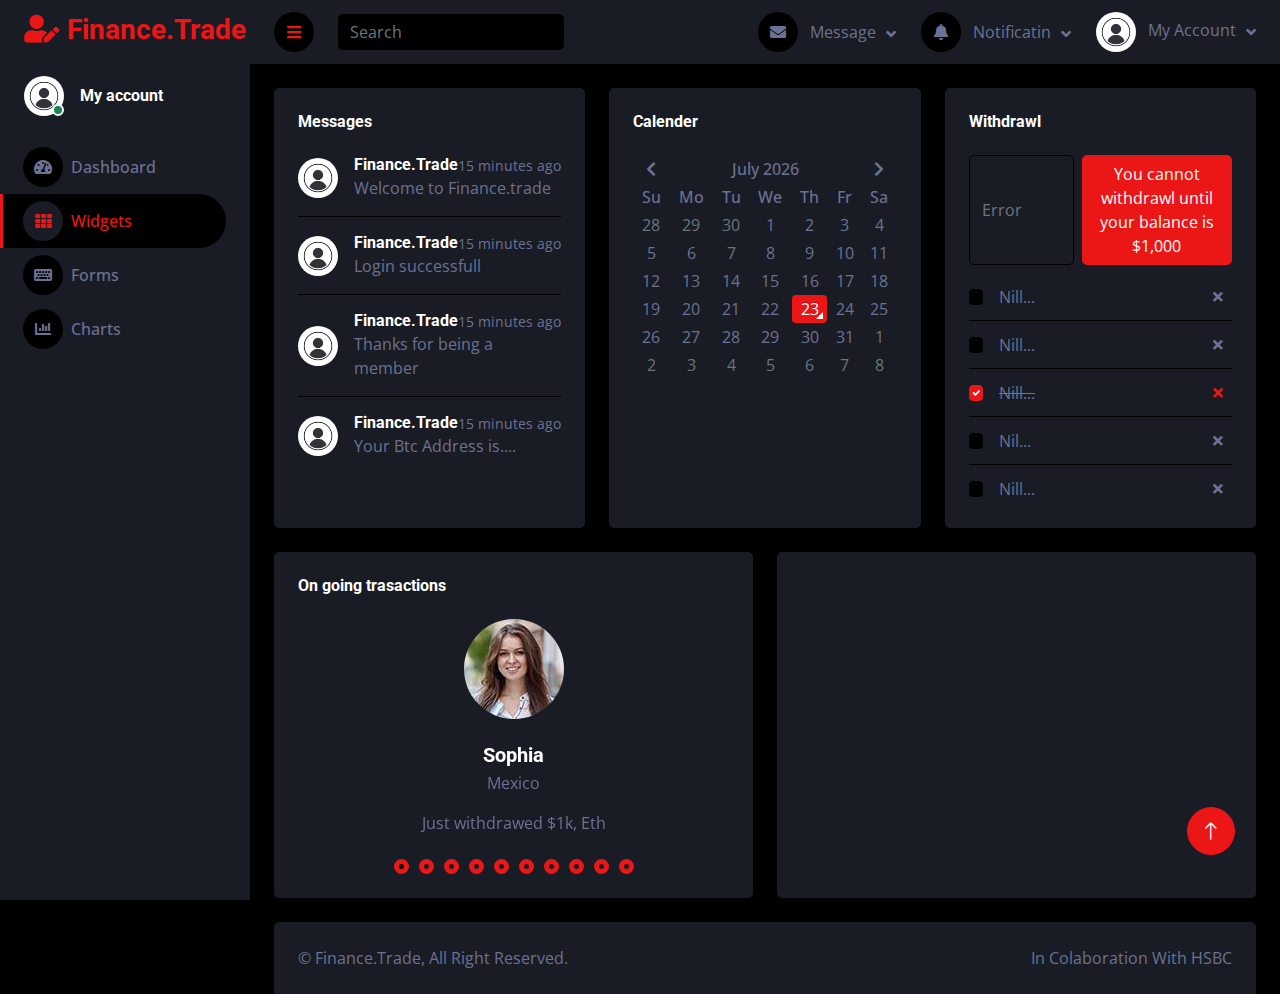
<file: widget.html>
<!DOCTYPE html>
<html lang="en">

<head>
    <meta charset="utf-8">
    <title>Finance.Trade</title>
    <meta content="width=device-width, initial-scale=1.0" name="viewport">
    <meta content="" name="keywords">
    <meta content="" name="description">

    <!-- Favicon -->
    <link href="Favicon.jpg" rel="icon">

    <!-- Google Web Fonts -->
    <link rel="preconnect" href="https://fonts.googleapis.com">
    <link rel="preconnect" href="https://fonts.gstatic.com" crossorigin>
    <link href="https://fonts.googleapis.com/css2?family=Open+Sans:wght@400;600&family=Roboto:wght@500;700&display=swap" rel="stylesheet"> 
    
    <!-- Icon Font Stylesheet -->
    <link href="https://cdnjs.cloudflare.com/ajax/libs/font-awesome/5.10.0/css/all.min.css" rel="stylesheet">
    <link href="https://cdn.jsdelivr.net/npm/bootstrap-icons@1.4.1/font/bootstrap-icons.css" rel="stylesheet">

    <!-- Libraries Stylesheet -->
    <link href="lib/owlcarousel/assets/owl.carousel.min.css" rel="stylesheet">
    <link href="lib/tempusdominus/css/tempusdominus-bootstrap-4.min.css" rel="stylesheet" />

    <!-- Customized Bootstrap Stylesheet -->
    <link href="css/bootstrap.min.css" rel="stylesheet">

    <!-- Template Stylesheet -->
    <link href="css/style.css" rel="stylesheet">
</head>

<body>
    <div class="container-fluid position-relative d-flex p-0">
        <!-- Spinner Start -->
        <div id="spinner" class="show bg-dark position-fixed translate-middle w-100 vh-100 top-50 start-50 d-flex align-items-center justify-content-center">
            <div class="spinner-border text-primary" style="width: 3rem; height: 3rem;" role="status">
                <span class="sr-only">Loading...</span>
            </div>
        </div>
        <!-- Spinner End -->


        <!-- Sidebar Start -->
        <div class="sidebar pe-4 pb-3">
            <nav class="navbar bg-secondary navbar-dark">
                <a href="index.html" class="navbar-brand mx-4 mb-3">
                    <h3 class="text-primary"><i class="fa fa-user-edit me-2"></i>Finance.Trade</h3>
                </a>
                <div class="d-flex align-items-center ms-4 mb-4">
                    <div class="position-relative">
                        <img class="rounded-circle" src="img/user.jpg" alt="" style="width: 40px; height: 40px;">
                        <div class="bg-success rounded-circle border border-2 border-white position-absolute end-0 bottom-0 p-1"></div>
                    </div>
                    <div class="ms-3">
                        <h6 class="mb-0">My account</h6>
                        <span></span>
                    </div>
                </div>
                <div class="navbar-nav w-100">
                    <a href="index2.html" class="nav-item nav-link"><i class="fa fa-tachometer-alt me-2"></i>Dashboard</a>
                    <div class="nav-item dropdown">
                    </div>
                    <a href="widget.html" class="nav-item nav-link active"><i class="fa fa-th me-2"></i>Widgets</a>
                    <a href="form.html" class="nav-item nav-link"><i class="fa fa-keyboard me-2"></i>Forms</a>
<!--                    <a href="table.html" class="nav-item nav-link"><i class="fa fa-table me-2"></i>Tables</a>-->
                    <a href="chart.html" class="nav-item nav-link"><i class="fa fa-chart-bar me-2"></i>Charts</a>
                    <div class="nav-item dropdown">
                    </div>
                </div>
            </nav>
        </div>
        <!-- Sidebar End -->


        <!-- Content Start -->
        <div class="content">
            <!-- Navbar Start -->
            <nav class="navbar navbar-expand bg-secondary navbar-dark sticky-top px-4 py-0">
                <a href="index.html" class="navbar-brand d-flex d-lg-none me-4">
                    <h2 class="text-primary mb-0"><i class="fa fa-user-edit"></i></h2>
                </a>
                <a href="#" class="sidebar-toggler flex-shrink-0">
                    <i class="fa fa-bars"></i>
                </a>
                <form class="d-none d-md-flex ms-4">
                    <input class="form-control bg-dark border-0" type="search" placeholder="Search">
                </form>
                <div class="navbar-nav align-items-center ms-auto">
                    <div class="nav-item dropdown">
                        <a href="#" class="nav-link dropdown-toggle" data-bs-toggle="dropdown">
                            <i class="fa fa-envelope me-lg-2"></i>
                            <span class="d-none d-lg-inline-flex">Message</span>
                        </a>
                        <div class="dropdown-menu dropdown-menu-end bg-secondary border-0 rounded-0 rounded-bottom m-0">
                            <a href="#" class="dropdown-item">
                                <div class="d-flex align-items-center">
                                    <img class="rounded-circle" src="img/user.jpg" alt="" style="width: 40px; height: 40px;">
                                    <div class="ms-2">
                                        <h6 class="fw-normal mb-0">Finance.Trade sent you a message</h6>
                                        <small>15 minutes ago</small>
                                    </div>
                                </div>
                            </a>
                            <hr class="dropdown-divider">
                            <a href="#" class="dropdown-item">
                                <div class="d-flex align-items-center">
                                    <img class="rounded-circle" src="img/user.jpg" alt="" style="width: 40px; height: 40px;">
                                    <div class="ms-2">
                                        <h6 class="fw-normal mb-0">Finance.trade sent you a message</h6>
                                        <small>15 minutes ago</small>
                                    </div>
                                </div>
                            </a>
                            <hr class="dropdown-divider">
                            <a href="#" class="dropdown-item">
                                <div class="d-flex align-items-center">
                                    <img class="rounded-circle" src="img/user.jpg" alt="" style="width: 40px; height: 40px;">
                                    <div class="ms-2">
                                        <h6 class="fw-normal mb-0">Finance.Trade sent you a message</h6>
                                        <small>15 minutes ago</small>
                                    </div>
                                </div>
                            </a>
                            <hr class="dropdown-divider">
                            <a href="widget.html" class="dropdown-item text-center">See all message</a>
                        </div>
                    </div>
                    <div class="nav-item dropdown">
                        <a href="#" class="nav-link dropdown-toggle" data-bs-toggle="dropdown">
                            <i class="fa fa-bell me-lg-2"></i>
                            <span class="d-none d-lg-inline-flex">Notificatin</span>
                        </a>
                        <div class="dropdown-menu dropdown-menu-end bg-secondary border-0 rounded-0 rounded-bottom m-0">
                            <a href="#" class="dropdown-item">
                                <h6 class="fw-normal mb-0">Profile updated</h6>
                                <small>15 minutes ago</small>
                            </a>
                            <hr class="dropdown-divider">
                            <a href="widget.html" class="dropdown-item text-center">See all notifications</a>
                        </div>
                    </div>
                    <div class="nav-item dropdown">
                        <a href="#" class="nav-link dropdown-toggle" data-bs-toggle="dropdown">
                            <img class="rounded-circle me-lg-2" src="img/user.jpg" alt="" style="width: 40px; height: 40px;">
                            <span class="d-none d-lg-inline-flex">My Account</span>
                        </a>
                        <div class="dropdown-menu dropdown-menu-end bg-secondary border-0 rounded-0 rounded-bottom m-0">
                            <a href="signup.html" class="dropdown-item">Log Out</a>
                        </div>
                    </div>
                </div>
            </nav>
            <!-- Navbar End -->


            <!-- Widget Start -->
            <div class="container-fluid pt-4 px-4">
                <div class="row g-4">
                    <div class="col-sm-12 col-md-6 col-xl-4">
                        <div class="h-100 bg-secondary rounded p-4">
                            <div class="d-flex align-items-center justify-content-between mb-2">
                                <h6 class="mb-0">Messages</h6>
<!--                                <a href="">Show All</a>-->
                            </div>
                            <div class="d-flex align-items-center border-bottom py-3">
                                <img class="rounded-circle flex-shrink-0" src="img/user.jpg" alt="" style="width: 40px; height: 40px;">
                                <div class="w-100 ms-3">
                                    <div class="d-flex w-100 justify-content-between">
                                        <h6 class="mb-0">Finance.Trade</h6>
                                        <small>15 minutes ago</small>
                                    </div>
                                    <span>Welcome to Finance.trade</span>
                                </div>
                            </div>
                            <div class="d-flex align-items-center border-bottom py-3">
                                <img class="rounded-circle flex-shrink-0" src="img/user.jpg" alt="" style="width: 40px; height: 40px;">
                                <div class="w-100 ms-3">
                                    <div class="d-flex w-100 justify-content-between">
                                        <h6 class="mb-0">Finance.Trade</h6>
                                        <small>15 minutes ago</small>
                                    </div>
                                    <span>Login successfull</span>
                                </div>
                            </div>
                            <div class="d-flex align-items-center border-bottom py-3">
                                <img class="rounded-circle flex-shrink-0" src="img/user.jpg" alt="" style="width: 40px; height: 40px;">
                                <div class="w-100 ms-3">
                                    <div class="d-flex w-100 justify-content-between">
                                        <h6 class="mb-0">Finance.Trade</h6>
                                        <small>15 minutes ago</small>
                                    </div>
                                    <span>Thanks for being a member</span>
                                </div>
                            </div>
                            <div class="d-flex align-items-center pt-3">
                                <img class="rounded-circle flex-shrink-0" src="img/user.jpg" alt="" style="width: 40px; height: 40px;">
                                <div class="w-100 ms-3">
                                    <div class="d-flex w-100 justify-content-between">
                                        <h6 class="mb-0">Finance.Trade</h6>
                                        <small>15 minutes ago</small>
                                    </div>
                                    <span>Your Btc Address is....</span>
                                </div>
                            </div>
                        </div>
                    </div>
                    <div class="col-sm-12 col-md-6 col-xl-4">
                        <div class="h-100 bg-secondary rounded p-4">
                            <div class="d-flex align-items-center justify-content-between mb-4">
                                <h6 class="mb-0">Calender</h6>
<!--                                <a href="">Show All</a>-->
                            </div>
                            <div id="calender"></div>
                        </div>
                    </div>
                    <div class="col-sm-12 col-md-6 col-xl-4">
                        <div class="h-100 bg-secondary rounded p-4">
                            <div class="d-flex align-items-center justify-content-between mb-4">
                                <h6 class="mb-0">Withdrawl</h6>
<!--                                <a href="">Show All</a>-->
                            </div>
                            <div class="d-flex mb-2">
                                <input class="form-control bg-transparent" type="text" placeholder="Error">
                                <button type="button" class="btn btn-primary ms-2">You cannot withdrawl until your balance is $1,000</button>
                            </div>
                            <div class="d-flex align-items-center border-bottom py-2">
                                <input class="form-check-input m-0" type="checkbox">
                                <div class="w-100 ms-3">
                                    <div class="d-flex w-100 align-items-center justify-content-between">
                                        <span>Nill...</span>
                                        <button class="btn btn-sm"><i class="fa fa-times"></i></button>
                                    </div>
                                </div>
                            </div>
                            <div class="d-flex align-items-center border-bottom py-2">
                                <input class="form-check-input m-0" type="checkbox">
                                <div class="w-100 ms-3">
                                    <div class="d-flex w-100 align-items-center justify-content-between">
                                        <span>Nill...</span>
                                        <button class="btn btn-sm"><i class="fa fa-times"></i></button>
                                    </div>
                                </div>
                            </div>
                            <div class="d-flex align-items-center border-bottom py-2">
                                <input class="form-check-input m-0" type="checkbox" checked>
                                <div class="w-100 ms-3">
                                    <div class="d-flex w-100 align-items-center justify-content-between">
                                        <span><del>Nill...</del></span>
                                        <button class="btn btn-sm text-primary"><i class="fa fa-times"></i></button>
                                    </div>
                                </div>
                            </div>
                            <div class="d-flex align-items-center border-bottom py-2">
                                <input class="form-check-input m-0" type="checkbox">
                                <div class="w-100 ms-3">
                                    <div class="d-flex w-100 align-items-center justify-content-between">
                                        <span>Nil...</span>
                                        <button class="btn btn-sm"><i class="fa fa-times"></i></button>
                                    </div>
                                </div>
                            </div>
                            <div class="d-flex align-items-center pt-2">
                                <input class="form-check-input m-0" type="checkbox">
                                <div class="w-100 ms-3">
                                    <div class="d-flex w-100 align-items-center justify-content-between">
                                        <span>Nill...</span>
                                        <button class="btn btn-sm"><i class="fa fa-times"></i></button>
                                    </div>
                                </div>
                            </div>
                        </div>
                    </div>
                    <div class="col-sm-12 col-xl-6">
                        <div class="bg-secondary rounded h-100 p-4">
                            <h6 class="mb-4">On going trasactions</h6>
                            <div class="owl-carousel testimonial-carousel">
                                <div class="testimonial-item text-center">
                                    <img class="img-fluid rounded-circle mx-auto mb-4" src="img/testimonial-1.jpg" style="width: 100px; height: 100px;">
                                    <h5 class="mb-1">Sophia</h5>
                                    <p>Mexico</p>
                                    <p class="mb-0">Just withdrawed $1k, Eth</p>
                                </div>
                                <div class="testimonial-item text-center">
                                    <img class="img-fluid rounded-circle mx-auto mb-4" src="img/testimonial-2.jpg" style="width: 100px; height: 100px;">
                                    <h5 class="mb-1">Smith Bary</h5>
                                    <p>Portogal</p>
                                    <p class="mb-0">Just withdrawed $100k, BTC</p>
                                </div>
                                 <div class="testimonial-item text-center">
                                    <img class="img-fluid rounded-circle mx-auto mb-4" src="img/testimonial-2%20(2).jpg" style="width: 100px; height: 100px;">
                                    <h5 class="mb-1">Alexandra22</h5>
                                    <p>England</p>
                                    <p class="mb-0">Just Deposited $500, BTC</p>
                                </div>
                                 <div class="testimonial-item text-center">
                                    <img class="img-fluid rounded-circle mx-auto mb-4" src="img/team-1.jpg" style="width: 100px; height: 100px;">
                                    <h5 class="mb-1">user19345660</h5>
                                    <p>Australlia</p>
                                    <p class="mb-0">Just withdrawed $7k, Eth</p>
                                </div>
                                 <div class="testimonial-item text-center">
                                    <img class="img-fluid rounded-circle mx-auto mb-4" src="img/team-2.jpg" style="width: 100px; height: 100px;">
                                    <h5 class="mb-1">Hector</h5>
                                    <p>Mexico</p>
                                    <p class="mb-0">Just withdrawed $1.5k, BTC</p>
                                </div>
                                 <div class="testimonial-item text-center">
                                    <img class="img-fluid rounded-circle mx-auto mb-4" src="img/team-4.jpg" style="width: 100px; height: 100px;">
                                    <h5 class="mb-1">Chris634</h5>
                                    <p>New zeland</p>
                                    <p class="mb-0">Just Deposited $1,500, BTC</p>
                                </div>
                                        <div class="testimonial-item text-center">
                                    <img class="img-fluid rounded-circle mx-auto mb-4" src="img/testimonial-1%20(2).jpg" style="width: 100px; height: 100px;">
                                    <h5 class="mb-1">xhong</h5>
                                    <p>Japan</p>
                                    <p class="mb-0">Just withdrawed $14.8k, BTC</p>
                                </div>
                                           <div class="testimonial-item text-center">
                                    <img class="img-fluid rounded-circle mx-auto mb-4" src="img/testimonial-3.jpg" style="width: 100px; height: 100px;">
                                    <h5 class="mb-1">Robert</h5>
                                    <p>London</p>
                                    <p class="mb-0">Just Deposited $500, ETh</p>
                                </div>
                                           <div class="testimonial-item text-center">
                                    <img class="img-fluid rounded-circle mx-auto mb-4" src="img/testimonial-4.jpg" style="width: 100px; height: 100px;">
                                    <h5 class="mb-1">Matthew</h5>
                                    <p>Spain</p>
                                    <p class="mb-0">Just Deposited $2,000 Eth</p>
                                </div>
                                           <div class="testimonial-item text-center">
                                    <img class="img-fluid rounded-circle mx-auto mb-4" src="img/user%20(2).jpg" style="width: 100px; height: 100px;">
                                    <h5 class="mb-1">Doglas578</h5>
                                    <p>South-Africa</p>
                                    <p class="mb-0">Just withdrawed $100.8k, BTC</p>
                                </div>
                            </div>
                        </div>
                    </div>
                    <div class="col-sm-12 col-xl-6">
                        <div class="bg-secondary rounded h-100 p-4">
                            <iframe class="position-relative rounded w-100 h-100"
                            src="https://www.google.com/maps/embed?pb=!1m18!1m12!1m3!1d3001156.4288297426!2d-78.01371936852176!3d42.72876761954724!2m3!1f0!2f0!3f0!3m2!1i1024!2i768!4f13.1!3m3!1m2!1s0x4ccc4bf0f123a5a9%3A0xddcfc6c1de189567!2sNew%20York%2C%20USA!5e0!3m2!1sen!2sbd!4v1603794290143!5m2!1sen!2sbd"
                            frameborder="0" allowfullscreen="" aria-hidden="false"
                            tabindex="0" style="filter: grayscale(100%) invert(92%) contrast(83%); border: 0;"></iframe>
                        </div>
                    </div>
                </div>
            </div>
            <!-- Widget End -->


            <!-- Footer Start -->
            <div class="container-fluid pt-4 px-4">
                <div class="bg-secondary rounded-top p-4">
                    <div class="row">
                        <div class="col-12 col-sm-6 text-center text-sm-start">
                            &copy; <a>Finance.Trade</a>, All Right Reserved. 
                        </div>
                   <div class="col-12 col-sm-6 text-center text-sm-end">
                            <!--/*** This template is free as long as you keep the footer author’s credit link/attribution link/backlink. If you'd like to use the template without the footer author’s credit link/attribution link/backlink, you can purchase the Credit Removal License from "https://htmlcodex.com/credit-removal". Thank you for your support. ***/-->
                            In Colaboration With HSBC
                        </div>
                    </div>
                </div>
            </div>
            <!-- Footer End -->
        </div>
        <!-- Content End -->


        <!-- Back to Top -->
        <a href="#" class="btn btn-lg btn-primary btn-lg-square back-to-top"><i class="bi bi-arrow-up"></i></a>
    </div>

    <!-- JavaScript Libraries -->
    <script src="https://code.jquery.com/jquery-3.4.1.min.js"></script>
    <script src="https://cdn.jsdelivr.net/npm/bootstrap@5.0.0/dist/js/bootstrap.bundle.min.js"></script>
    <script src="lib/chart/chart.min.js"></script>
    <script src="lib/easing/easing.min.js"></script>
    <script src="lib/waypoints/waypoints.min.js"></script>
    <script src="lib/owlcarousel/owl.carousel.min.js"></script>
    <script src="lib/tempusdominus/js/moment.min.js"></script>
    <script src="lib/tempusdominus/js/moment-timezone.min.js"></script>
    <script src="lib/tempusdominus/js/tempusdominus-bootstrap-4.min.js"></script>

    <!-- Template Javascript -->
    <script src="js/main.js"></script>
</body>

</html>
</file>
<file: css/style.css>
/********** Template CSS **********/
:root {
    --primary: #EB1616;
    --secondary: #191C24;
    --light: #6C7293;
    --dark: #000000;
}

.back-to-top {
    position: fixed;
    display: none;
    right: 45px;
    bottom: 45px;
    z-index: 99;
}


/*** Spinner ***/
#spinner {
    opacity: 0;
    visibility: hidden;
    transition: opacity .5s ease-out, visibility 0s linear .5s;
    z-index: 99999;
}

#spinner.show {
    transition: opacity .5s ease-out, visibility 0s linear 0s;
    visibility: visible;
    opacity: 1;
}


/*** Button ***/
.btn {
    transition: .5s;
}

.btn-square {
    width: 38px;
    height: 38px;
}

.btn-sm-square {
    width: 32px;
    height: 32px;
}

.btn-lg-square {
    width: 48px;
    height: 48px;
}

.btn-square,
.btn-sm-square,
.btn-lg-square {
    padding: 0;
    display: inline-flex;
    align-items: center;
    justify-content: center;
    font-weight: normal;
    border-radius: 50px;
}


/*** Layout ***/
.sidebar {
    position: fixed;
    top: 0;
    left: 0;
    bottom: 0;
    width: 250px;
    height: 100vh;
    overflow-y: auto;
    background: var(--secondary);
    transition: 0.5s;
    z-index: 999;
}

.content {
    margin-left: 250px;
    min-height: 100vh;
    background: var(--dark);
    transition: 0.5s;
}

@media (min-width: 992px) {
    .sidebar {
        margin-left: 0;
    }

    .sidebar.open {
        margin-left: -250px;
    }

    .content {
        width: calc(100% - 250px);
    }

    .content.open {
        width: 100%;
        margin-left: 0;
    }
}

@media (max-width: 991.98px) {
    .sidebar {
        margin-left: -250px;
    }

    .sidebar.open {
        margin-left: 0;
    }

    .content {
        width: 100%;
        margin-left: 0;
    }
}


/*** Navbar ***/
.sidebar .navbar .navbar-nav .nav-link {
    padding: 7px 20px;
    color: var(--light);
    font-weight: 500;
    border-left: 3px solid var(--secondary);
    border-radius: 0 30px 30px 0;
    outline: none;
}

.sidebar .navbar .navbar-nav .nav-link:hover,
.sidebar .navbar .navbar-nav .nav-link.active {
    color: var(--primary);
    background: var(--dark);
    border-color: var(--primary);
}

.sidebar .navbar .navbar-nav .nav-link i {
    width: 40px;
    height: 40px;
    display: inline-flex;
    align-items: center;
    justify-content: center;
    background: var(--dark);
    border-radius: 40px;
}

.sidebar .navbar .navbar-nav .nav-link:hover i,
.sidebar .navbar .navbar-nav .nav-link.active i {
    background: var(--secondary);
}

.sidebar .navbar .dropdown-toggle::after {
    position: absolute;
    top: 15px;
    right: 15px;
    border: none;
    content: "\f107";
    font-family: "Font Awesome 5 Free";
    font-weight: 900;
    transition: .5s;
}

.sidebar .navbar .dropdown-toggle[aria-expanded=true]::after {
    transform: rotate(-180deg);
}

.sidebar .navbar .dropdown-item {
    padding-left: 25px;
    border-radius: 0 30px 30px 0;
    color: var(--light);
}

.sidebar .navbar .dropdown-item:hover,
.sidebar .navbar .dropdown-item.active {
    background: var(--dark);
}

.content .navbar .navbar-nav .nav-link {
    margin-left: 25px;
    padding: 12px 0;
    color: var(--light);
    outline: none;
}

.content .navbar .navbar-nav .nav-link:hover,
.content .navbar .navbar-nav .nav-link.active {
    color: var(--primary);
}

.content .navbar .sidebar-toggler,
.content .navbar .navbar-nav .nav-link i {
    width: 40px;
    height: 40px;
    display: inline-flex;
    align-items: center;
    justify-content: center;
    background: var(--dark);
    border-radius: 40px;
}

.content .navbar .dropdown-item {
    color: var(--light);
}

.content .navbar .dropdown-item:hover,
.content .navbar .dropdown-item.active {
    background: var(--dark);
}

.content .navbar .dropdown-toggle::after {
    margin-left: 6px;
    vertical-align: middle;
    border: none;
    content: "\f107";
    font-family: "Font Awesome 5 Free";
    font-weight: 900;
    transition: .5s;
}

.content .navbar .dropdown-toggle[aria-expanded=true]::after {
    transform: rotate(-180deg);
}

@media (max-width: 575.98px) {
    .content .navbar .navbar-nav .nav-link {
        margin-left: 15px;
    }
}


/*** Date Picker ***/
.bootstrap-datetimepicker-widget.bottom {
    top: auto !important;
}

.bootstrap-datetimepicker-widget .table * {
    border-bottom-width: 0px;
}

.bootstrap-datetimepicker-widget .table th {
    font-weight: 500;
}

.bootstrap-datetimepicker-widget.dropdown-menu {
    padding: 10px;
    border-radius: 2px;
}

.bootstrap-datetimepicker-widget table td.active,
.bootstrap-datetimepicker-widget table td.active:hover {
    background: var(--primary);
}

.bootstrap-datetimepicker-widget table td.today::before {
    border-bottom-color: var(--primary);
}


/*** Testimonial ***/
.progress .progress-bar {
    width: 0px;
    transition: 2s;
}


/*** Testimonial ***/
.testimonial-carousel .owl-dots {
    margin-top: 24px;
    display: flex;
    align-items: flex-end;
    justify-content: center;
}

.testimonial-carousel .owl-dot {
    position: relative;
    display: inline-block;
    margin: 0 5px;
    width: 15px;
    height: 15px;
    border: 5px solid var(--primary);
    border-radius: 15px;
    transition: .5s;
}

.testimonial-carousel .owl-dot.active {
    background: var(--dark);
    border-color: var(--primary);
}
</file>
